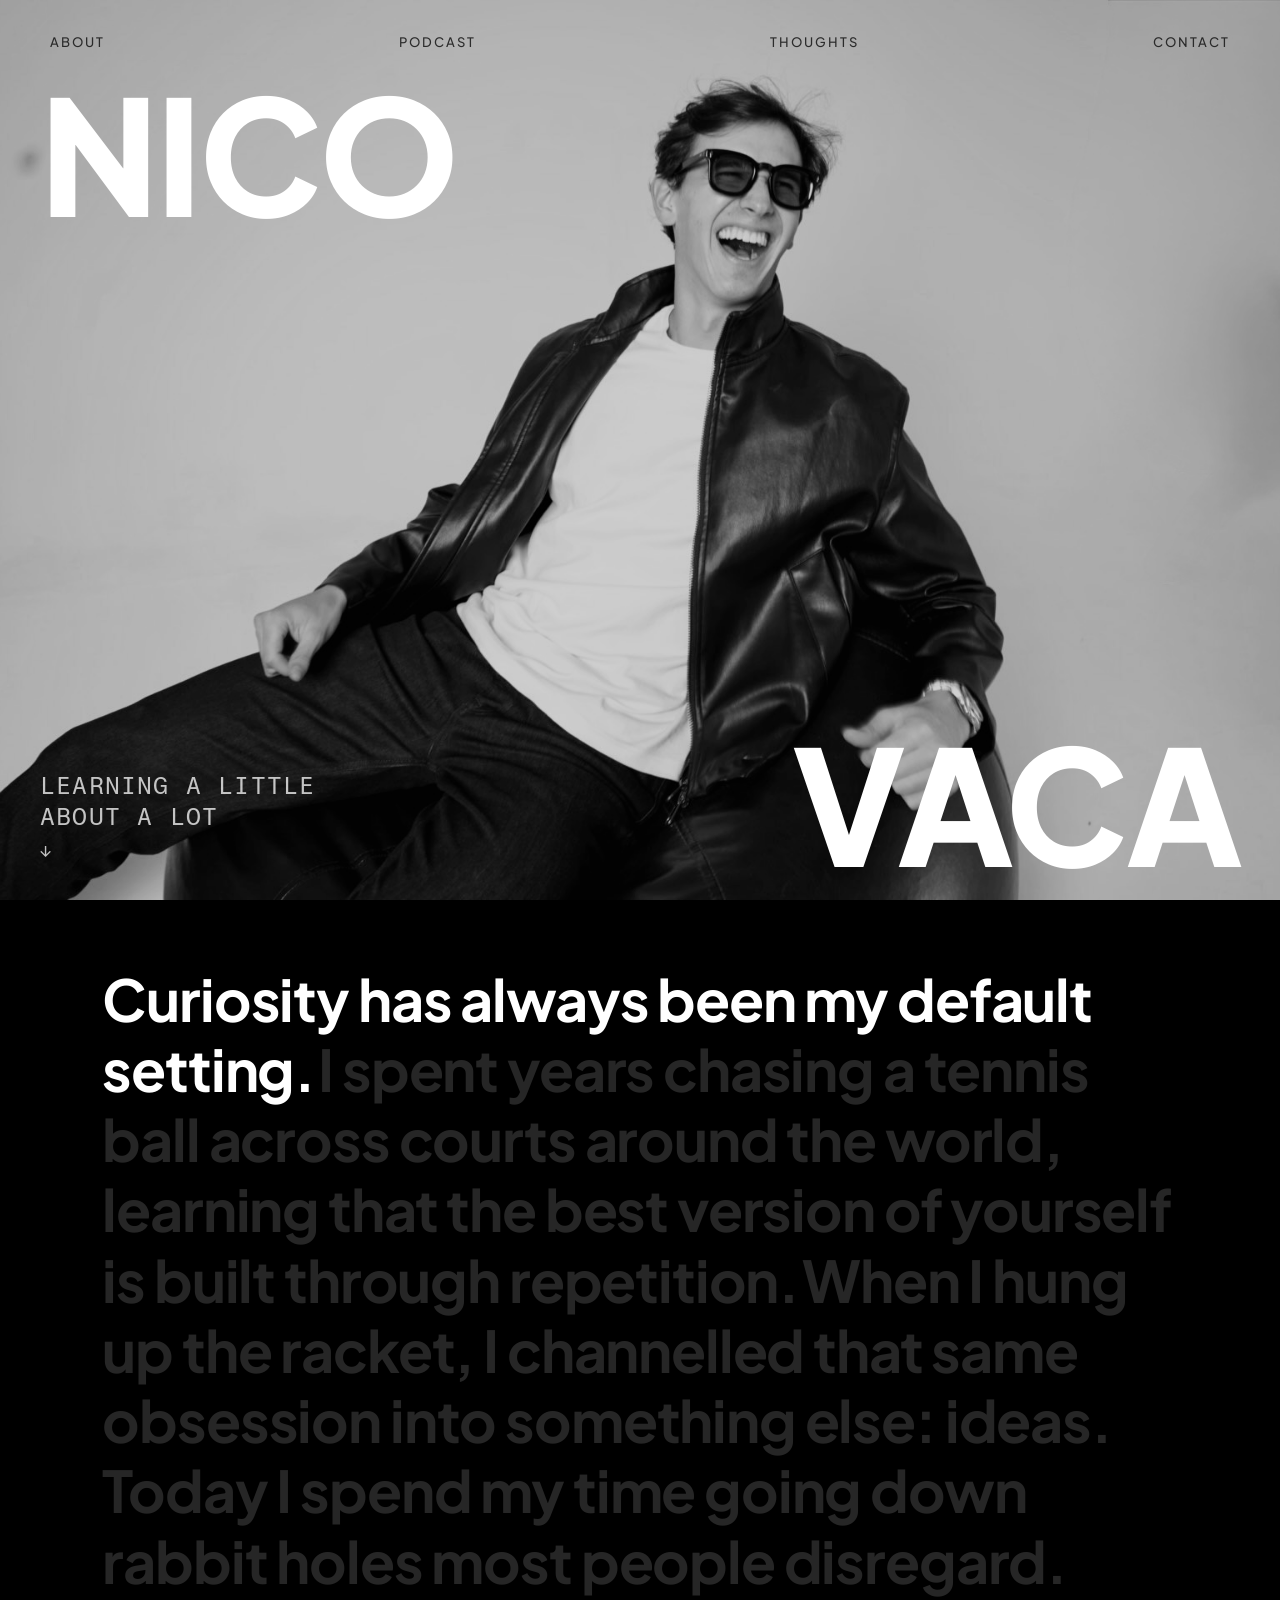
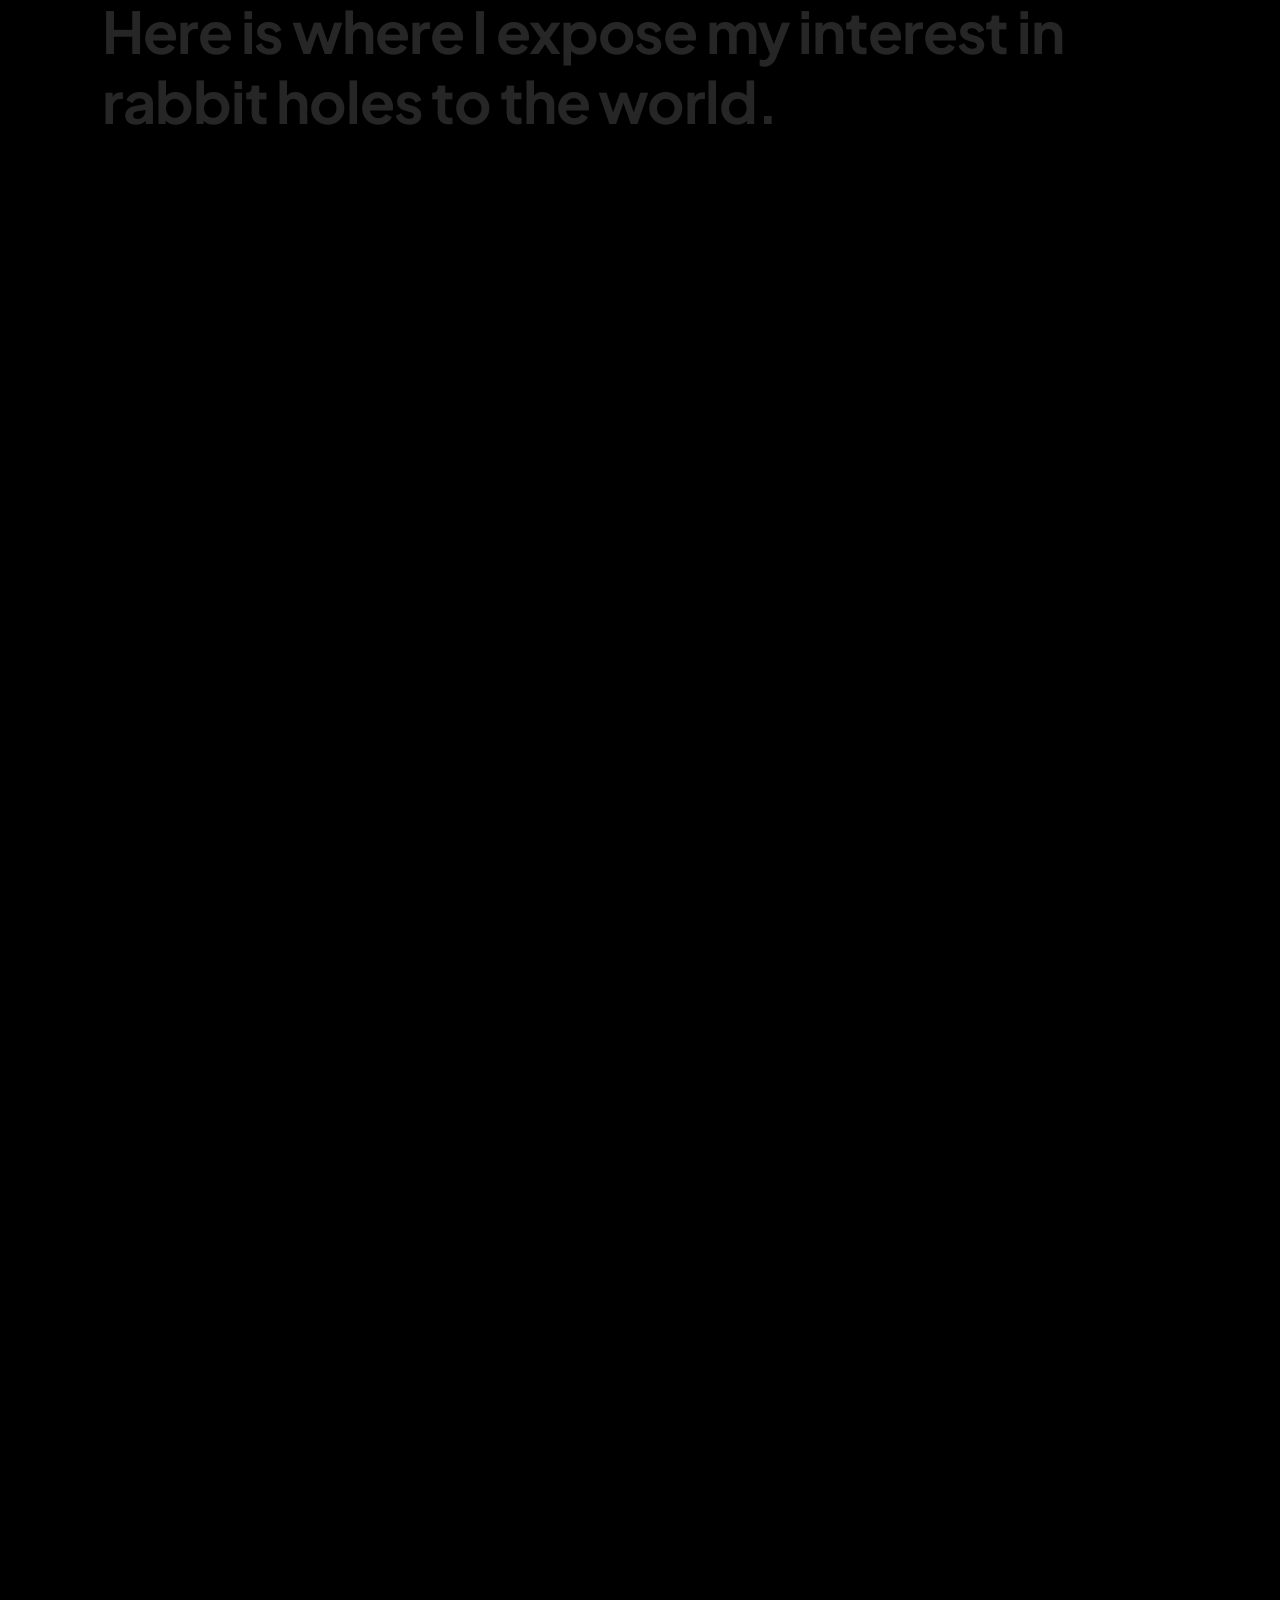
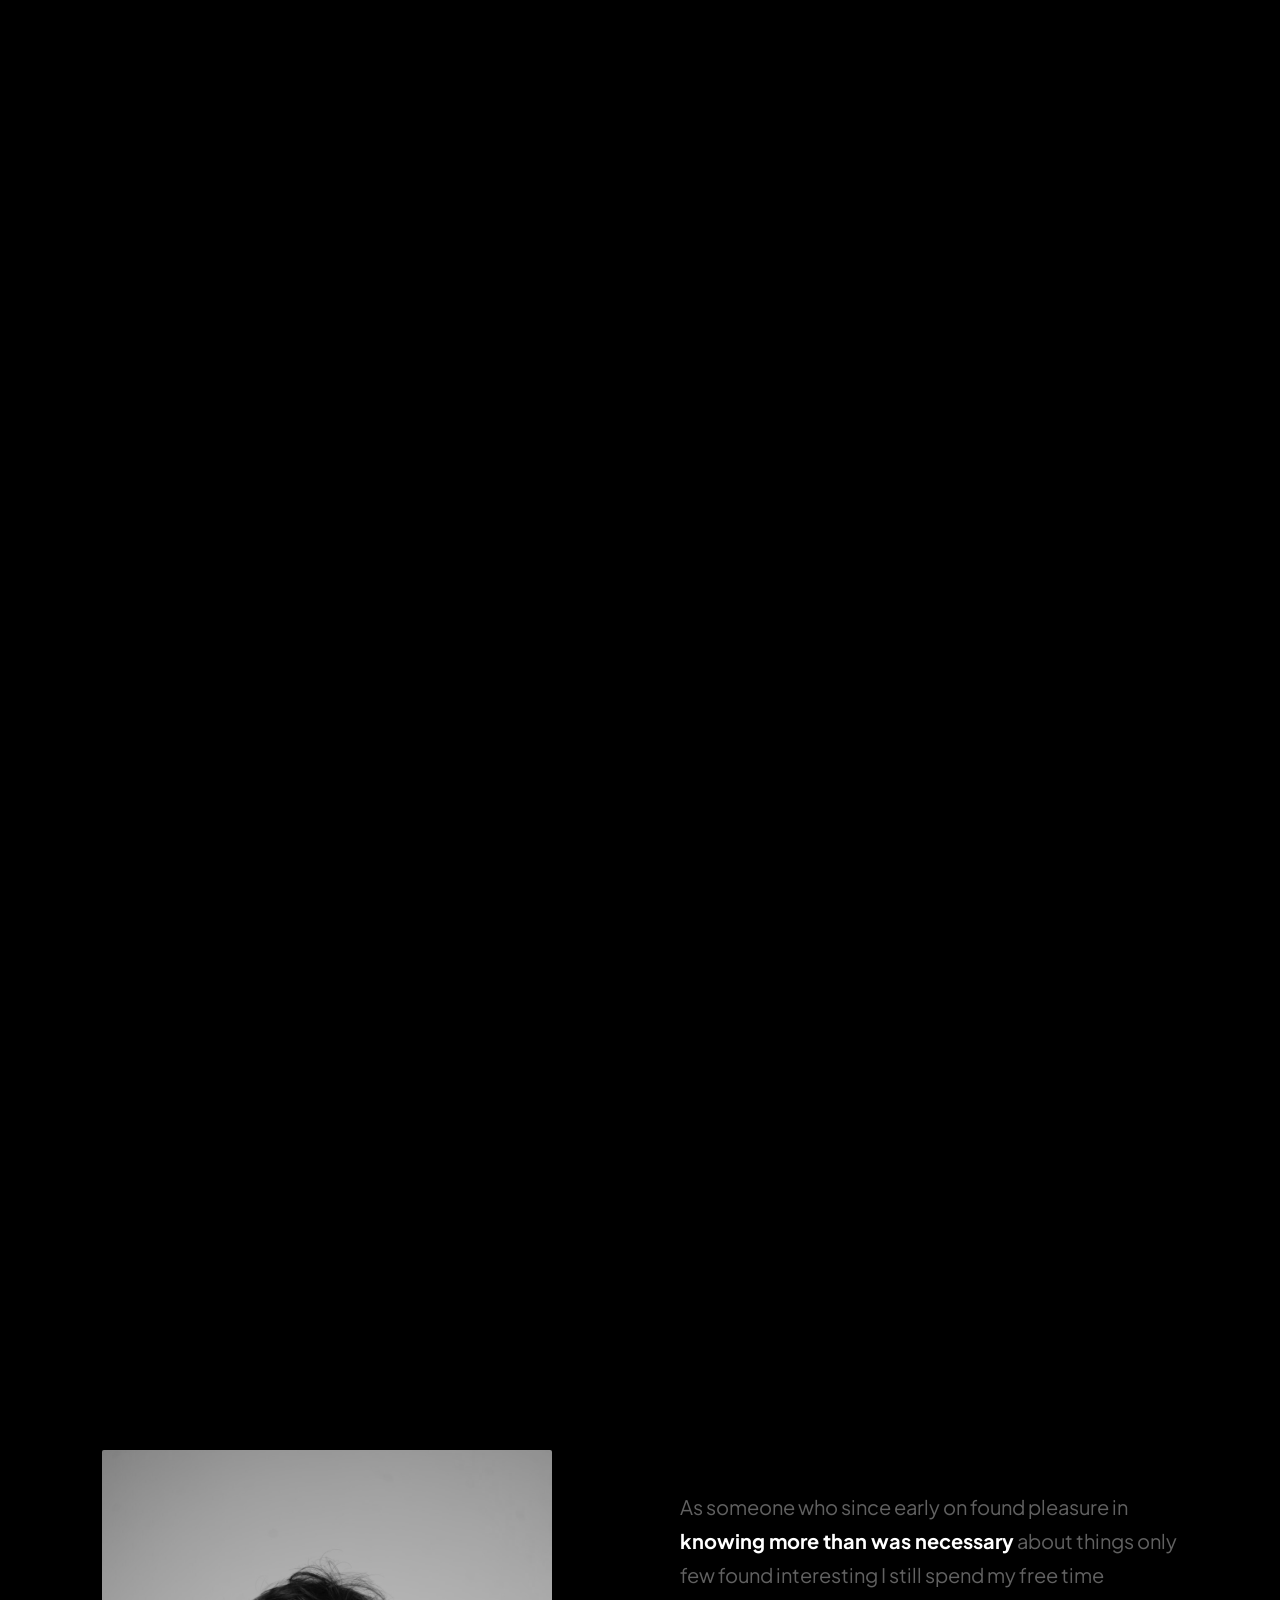
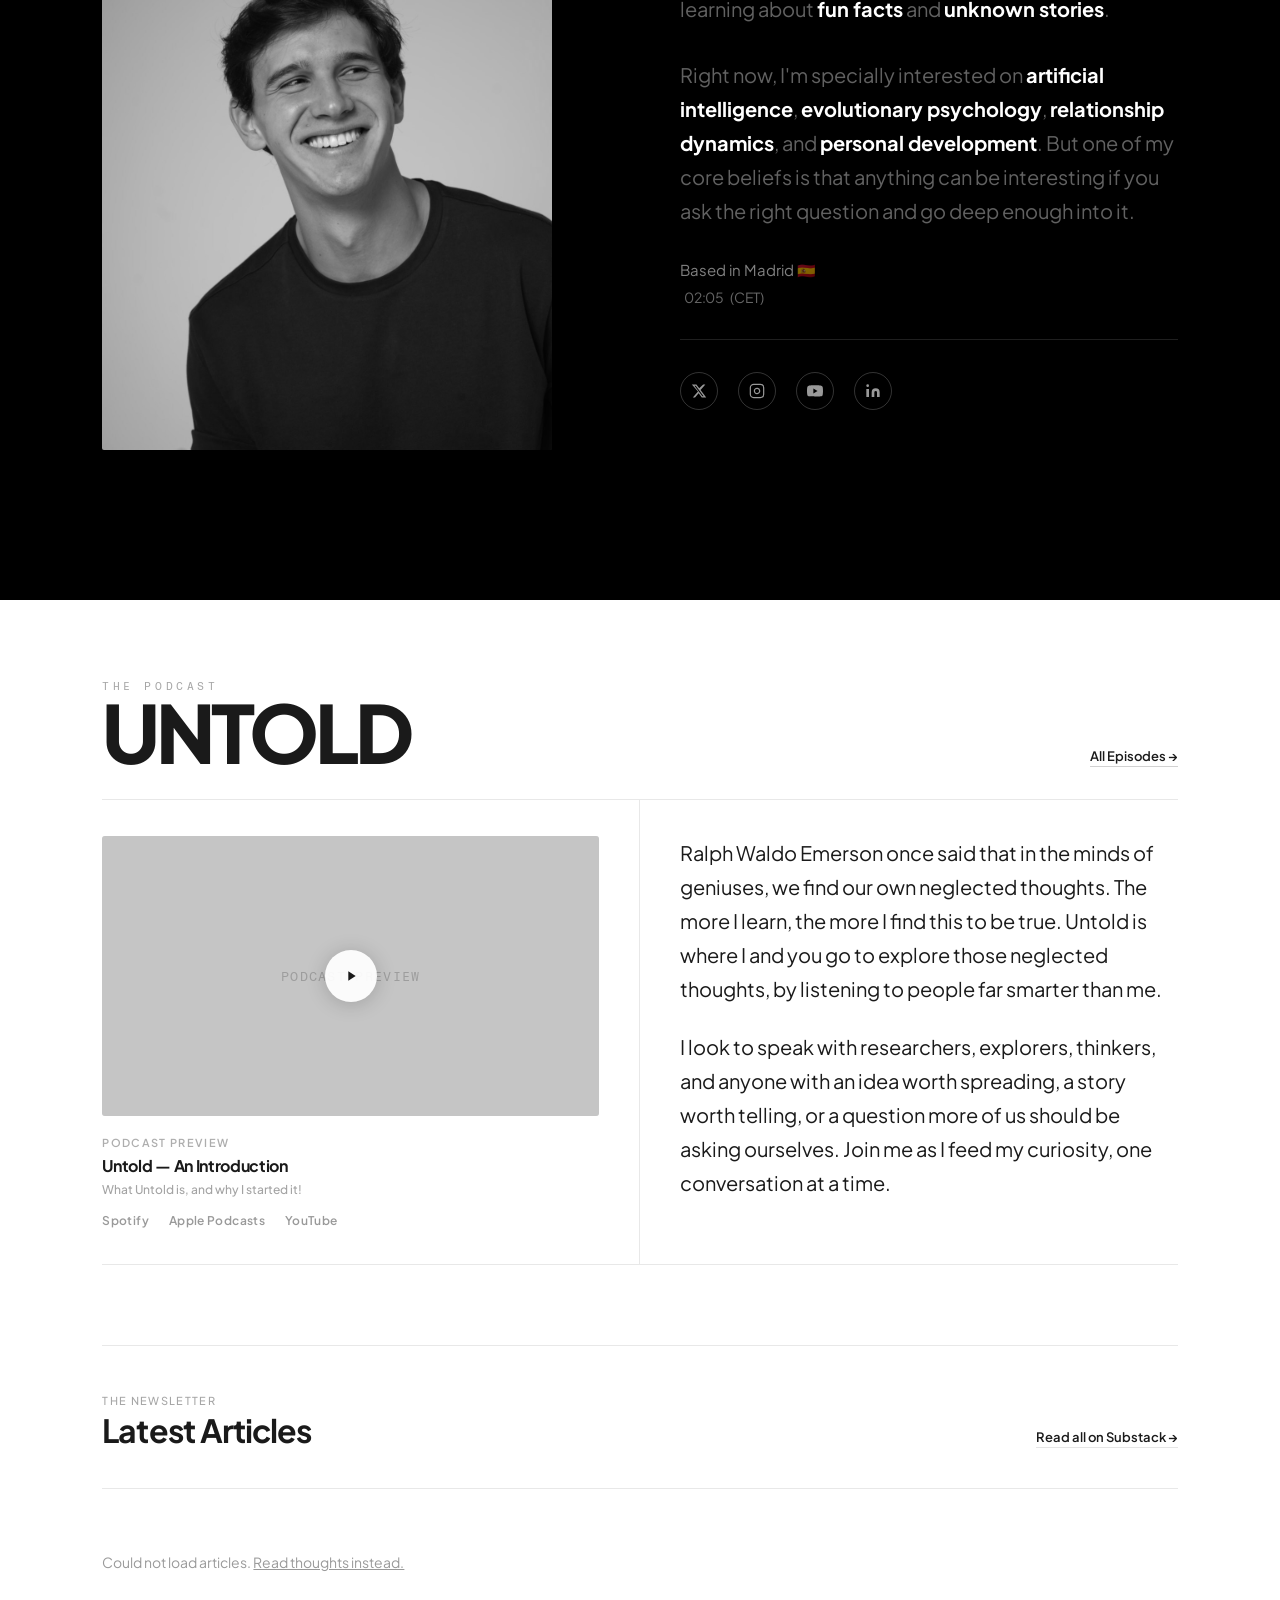
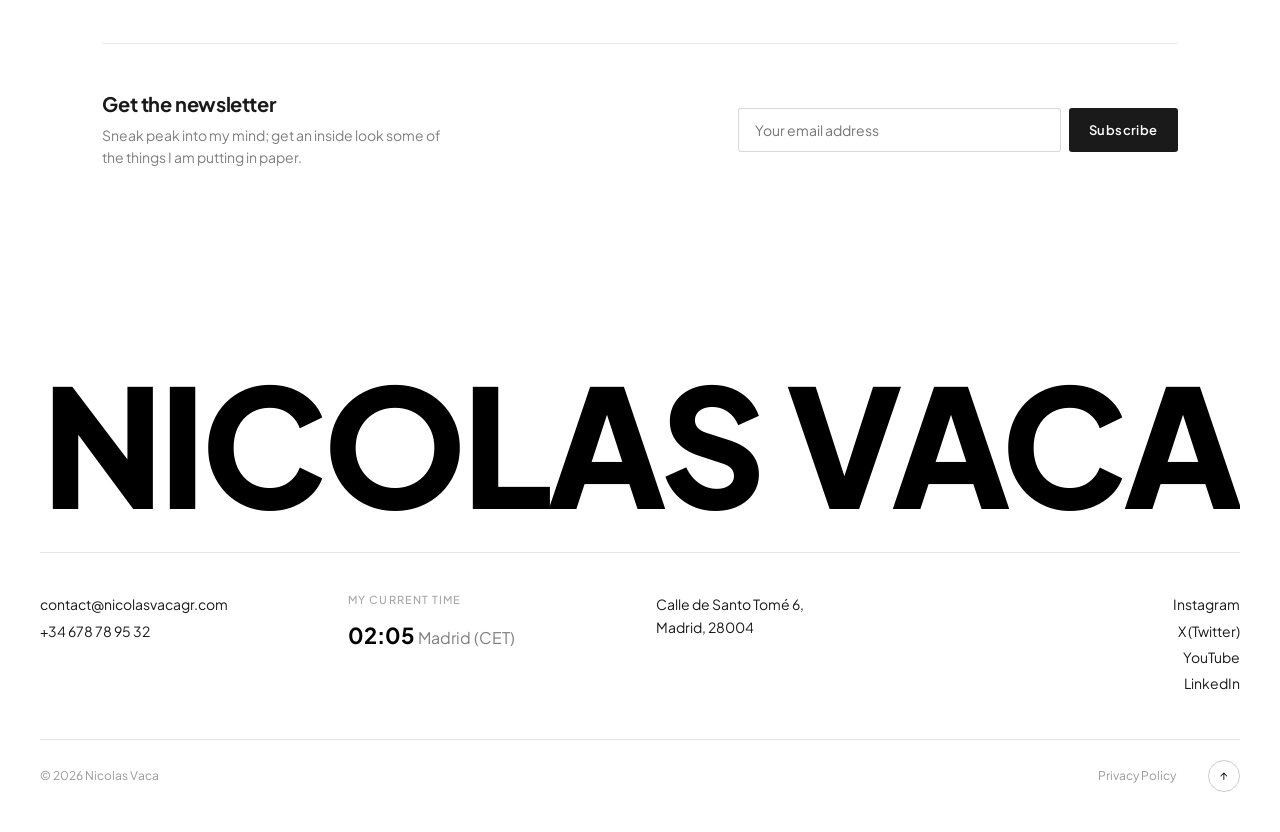
<file: index.html>
<!DOCTYPE html>
<html lang="en">
<head>
  <link rel="preconnect" href="https://fonts.googleapis.com">
  <link rel="preconnect" href="https://fonts.gstatic.com" crossorigin>
  <link href="https://fonts.googleapis.com/css2?family=Plus+Jakarta+Sans:ital,wght@0,200..800;1,200..800&family=Fragment+Mono&display=swap" rel="stylesheet">
  <link rel="stylesheet" href="shared.css">
  <meta charset="UTF-8">
  <meta name="viewport" content="width=device-width, initial-scale=1.0">
  <title>Nicolas Vaca</title>
    <meta name="description" content="Nicolas Vaca — entrepreneur, podcast host of Untold, and writer based in Madrid. Exploring curiosity through conversations, essays, and ideas.">
    <meta name="keywords" content="Nicolas Vaca, Untold podcast, Madrid entrepreneur, curiosity podcast, startup ecosystem, AWS, economics IE University">
    <meta property="og:title" content="Nicolas Vaca">
    <meta property="og:description" content="Nicolas Vaca — entrepreneur, podcast host of Untold, and writer based in Madrid. Exploring curiosity through conversations, essays, and ideas.">
    <meta property="og:url" content="https://www.nicolasvacagr.com/">  <meta property="og:type" content="website">  <meta name="twitter:card" content="summary">  <meta name="twitter:title" content="Nicolas Vaca">  <meta name="twitter:description" content="Entrepreneur, podcast host of Untold, and writer based in Madrid. Exploring curiosity through conversations and ideas.">  <link rel="canonical" href="https://www.nicolasvacagr.com/">
  <style>
    *, *::before, *::after { box-sizing: border-box; margin: 0; padding: 0; }
    html { -webkit-font-smoothing: antialiased; scroll-behavior: smooth; }
    body { font-family: 'Plus Jakarta Sans', sans-serif; background: #000; color: #fff; overflow-x: hidden; }
    a { color: inherit; text-decoration: none; }
    button { cursor: pointer; background: none; border: none; font: inherit; color: inherit; }
    img { display: block; max-width: 100%; }

    /* ─── HERO ─── */
    #hero {
      position: relative; height: 100vh; overflow: hidden; background: #111; z-index: 1;
    }
    #hero::after {
      content: ''; position: absolute; inset: 0;
      background: rgba(0,0,0,0.18); pointer-events: none;
    }
    #hero-nico {
      position: absolute; top: 72px; left: 40px;
      font-size: clamp(80px, 14vw, 160px); font-weight: 900;
      letter-spacing: -0.02em; line-height: 1; color: #fff; z-index: 2; user-select: none;
    }
    #hero-vaca {
      position: absolute; bottom: 18px; right: 40px;
      font-size: clamp(80px, 14vw, 160px); font-weight: 900;
      letter-spacing: -0.02em; line-height: 1; color: #fff; z-index: 2; user-select: none;
    }
    #hero-tagline {
      position: absolute; bottom: 36px; left: 40px;
      font-size: 24px; letter-spacing: 0.05em; font-weight: 400;
      color: rgba(255,255,255,0.75); line-height: 1.3; z-index: 2;
      font-family: 'Fragment Mono', monospace; text-transform: uppercase;
      transition: opacity 0.3s ease;
    }
    #hero-arrow { display: block; margin-top: 8px; font-size: 18px; animation: bounce 2s ease-in-out infinite; }
    @keyframes bounce {
      0%,100% { transform: translateY(0); }
      50%      { transform: translateY(5px); }
    }

    /* ─── ABOUT SCROLL HIGHLIGHT ─── */
    #about-scroll-wrapper { position: relative; height: 400vh; background: #000; z-index: 2; }
    #about-scroll-sticky {
      position: sticky; top: 0; height: 100vh;
      display: flex; align-items: center; padding: 0 8%; overflow: hidden;
    }
    .about-sentence {
      display: inline; font-size: clamp(28px, 4.5vw, 60px);
      font-weight: 700; line-height: 1.22; letter-spacing: -0.02em;
      color: rgba(255,255,255,0.15); transition: color 500ms ease;
    }
    .about-sentence.lit  { color: #fff; }
    .about-sentence.dim  { color: rgba(255,255,255,0.15); }

    /* ─── ABOUT BIO ─── */
    #about {
      background: #000; display: grid; grid-template-columns: 1fr 1fr;
      min-height: 100vh; align-items: center; padding: 80px 8%; gap: 80px;
    }
    #about-photo {
      position: relative; aspect-ratio: 3/4; max-height: 600px;
      overflow: hidden; border-radius: 2px; background: #1a1a1a;
    }
    #about-photo img {
      width: 100%; height: 100%; object-fit: cover; filter: grayscale(100%);
    }
    #about-text-col { display: flex; flex-direction: column; gap: 32px; }
    .about-para { font-size: clamp(16px, 1.6vw, 20px); line-height: 1.7; color: rgba(255,255,255,0.38); }
    .about-para .hi { color: #fff; font-weight: 700; }
    #about-meta { display: flex; flex-direction: column; gap: 4px; }
    #about-location { font-size: 15px; color: rgba(255,255,255,0.5); }
    #about-clock { font-size: 18px; font-weight: 600; color: rgba(255,255,255,0.85); letter-spacing: -0.01em; }
    #about-clock span { font-size: 14px; font-weight: 400; color: rgba(255,255,255,0.4); margin-left: 4px; }
    #about-divider { width: 100%; height: 1px; background: rgba(255,255,255,0.12); }
    #about-socials { display: flex; gap: 20px; align-items: center; }
    #about-socials a {
      display: flex; align-items: center; justify-content: center;
      width: 38px; height: 38px; border-radius: 50%;
      border: 1px solid rgba(255,255,255,0.2); color: rgba(255,255,255,0.6);
      transition: border-color 180ms, color 180ms;
    }
    #about-socials a:hover { border-color: rgba(255,255,255,0.8); color: #fff; }
    #about-socials svg { width: 16px; height: 16px; }

    /* ─── PODCAST ─── */
    #podcast-section { background: #fff; color: #1a1a1a; padding: 80px 8%; }
    .pod-header { display: flex; align-items: flex-end; justify-content: space-between; margin-bottom: 32px; flex-wrap: wrap; gap: 12px; }
    .pod-title-label { font-size: 11px; letter-spacing: 0.32em; text-transform: uppercase; color: rgba(0,0,0,0.35); margin-bottom: 4px; font-family: 'Fragment Mono', monospace; }
    .pod-title {
      font-size: clamp(44px, 7vw, 80px); font-weight: 900;
      letter-spacing: -0.05em; text-transform: uppercase; line-height: 0.88;
    }
    .pod-cta { font-size: 13px; font-weight: 600; border-bottom: 1px solid rgba(0,0,0,0.18); padding-bottom: 2px; transition: opacity 180ms; }
    .pod-cta:hover { opacity: 0.5; }
    .pod-divider { width: 100%; height: 1px; background: rgba(0,0,0,0.09); border: none; margin: 0; }
    .pod-grid { display: grid; grid-template-columns: 1fr 1fr; align-items: start; }
    .pod-left { border-right: 1px solid rgba(0,0,0,0.09); padding: 36px 40px 36px 0; }
    .pod-right { padding: 36px 0 36px 40px; display: flex; flex-direction: column; gap: 24px; }
    .pod-video-wrap { position: relative; border-radius: 3px; overflow: hidden; aspect-ratio: 16/9; background: #e8e8e8; }
    .pod-play-overlay { position: absolute; inset: 0; background: rgba(0,0,0,0.12); display: flex; align-items: center; justify-content: center; }
    .pod-play-btn { width: 52px; height: 52px; border-radius: 50%; background: rgba(255,255,255,0.93); display: flex; align-items: center; justify-content: center; color: #1a1a1a; box-shadow: 0 2px 20px rgba(0,0,0,0.18); transition: transform 200ms; }
    .pod-play-btn:hover { transform: scale(1.06); }
    .pod-desc-text { font-size: clamp(16px, 1.6vw, 20px); line-height: 1.7; color: #1a1a1a; }
    .pod-ep-label { font-size: 11px; letter-spacing: 0.12em; text-transform: uppercase; color: rgba(0,0,0,0.32); font-weight: 600; margin-bottom: 6px; margin-top: 20px; }
    .pod-ep-title { font-size: 16px; line-height: 1.38; letter-spacing: -0.02em; font-weight: 700; margin-bottom: 5px; }
    .pod-ep-meta { font-size: 12px; color: rgba(0,0,0,0.36); font-weight: 500; }
    .pod-platforms { display: flex; gap: 20px; margin-top: 16px; flex-wrap: wrap; }
    .pod-plat-btn { font-size: 12px; font-weight: 600; letter-spacing: 0.03em; color: rgba(0,0,0,0.4); transition: color 180ms; }
    .pod-plat-btn:hover { color: #1a1a1a; }

    /* ─── NEWSLETTER ─── */
    #newsletter-section { background: #fff; color: #1a1a1a; padding: 0 8% 80px; }
    .nl-header { display: flex; align-items: flex-end; justify-content: space-between; padding: 48px 0 40px; gap: 24px; flex-wrap: wrap; }
    .nl-title-label { font-size: 11px; letter-spacing: 0.12em; text-transform: uppercase; color: rgba(0,0,0,0.35); font-weight: 500; margin-bottom: 6px; }
    .nl-title { font-size: 32px; font-weight: 700; letter-spacing: -0.03em; line-height: 1.1; }
    .nl-link { font-size: 13px; font-weight: 600; border-bottom: 1px solid rgba(0,0,0,0.1); padding-bottom: 2px; }
    .nl-divider { width: 100%; height: 1px; background: rgba(0,0,0,0.09); border: none; }
    #nl-articles { display: flex; gap: 32px; padding: 40px 0 48px; }
    .nl-article { flex: 1 1 0; min-width: 0; display: flex; flex-direction: column; gap: 12px; border-right: 1px solid rgba(0,0,0,0.09); padding-right: 32px; color: inherit; transition: opacity 180ms; }
    .nl-article:last-child { border-right: none; padding-right: 0; }
    .nl-article:hover { opacity: 0.7; }
    .nl-art-img { width: 100%; aspect-ratio: 16/9; border-radius: 3px; overflow: hidden; background: #f0f0f0; }
    .nl-art-img img { width: 100%; height: 100%; object-fit: cover; }
    .nl-art-date { font-size: 11px; letter-spacing: 0.1em; text-transform: uppercase; color: rgba(0,0,0,0.35); font-weight: 500; }
    .nl-art-title { font-size: 16px; font-weight: 700; line-height: 1.35; }
    .nl-art-excerpt { font-size: 13px; line-height: 1.7; color: rgba(0,0,0,0.5); display: -webkit-box; -webkit-line-clamp: 3; -webkit-box-orient: vertical; overflow: hidden; flex: 1; }
    .nl-art-read { font-size: 12px; font-weight: 600; }
    .nl-signup { display: flex; align-items: center; justify-content: space-between; padding: 48px 0 64px; gap: 32px; flex-wrap: wrap; border-top: 1px solid rgba(0,0,0,0.09); }
    .nl-signup-copy { display: flex; flex-direction: column; gap: 8px; flex: 1; min-width: 240px; }
    .nl-signup-title { font-size: 20px; font-weight: 700; letter-spacing: -0.02em; line-height: 1.2; }
    .nl-signup-sub { font-size: 14px; color: rgba(0,0,0,0.5); line-height: 1.6; max-width: 360px; }
    .nl-form { display: flex; gap: 8px; flex: 1; min-width: 280px; max-width: 440px; }
    .nl-input { flex: 1; height: 44px; padding: 0 16px; font-size: 14px; font-family: inherit; border: 1px solid rgba(0,0,0,0.15); border-radius: 3px; outline: none; background: #fff; min-width: 0; }
    .nl-input:focus { border-color: rgba(0,0,0,0.4); }
    .nl-submit { height: 44px; padding: 0 20px; background: #1a1a1a; color: #fff; border-radius: 3px; font-size: 13px; font-weight: 600; font-family: inherit; letter-spacing: 0.03em; white-space: nowrap; transition: opacity 180ms; }
    .nl-submit:hover { opacity: 0.8; }

    /* ─── RESPONSIVE ─── */
    @media (max-width: 768px) {
      #hero-nico { top: 72px; left: 20px; font-size: clamp(52px,16vw,100px); }
      #hero-vaca { bottom: 80px; right: 20px; font-size: clamp(52px,16vw,100px); }
      #hero-tagline { left: 20px; bottom: auto; top: 50%; transform: translateY(-50%); font-size: 14px; }
      #about { grid-template-columns: 1fr; padding: 60px 6%; gap: 40px; }
      #about-photo { max-height: none; width: 100%; aspect-ratio: 3/4; }
      #about-photo img { object-position: center 25%; }
      .pod-grid { grid-template-columns: 1fr; }
      .pod-left { border-right: none; border-bottom: 1px solid rgba(0,0,0,0.09); padding: 28px 0; }
      .pod-right { padding: 28px 0 0; }
      .pod-title { font-size: clamp(36px, 12vw, 60px); letter-spacing: -0.05em; }
      #nl-articles { flex-direction: column; }
      .nl-article { border-right: none; padding-right: 0; border-bottom: 1px solid rgba(0,0,0,0.09); padding-bottom: 24px; }
      .nl-article:last-child { border-bottom: none; }
      .about-sentence { font-size: clamp(22px,6vw,40px); }
      #podcast-section, #newsletter-section { padding-left: 6%; padding-right: 6%; }
    }
  </style>
</head>
<body>

<a href="#about" style="position:absolute;width:1px;height:1px;overflow:hidden;clip:rect(0,0,0,0)">Skip to content</a>

<!-- ─── HERO ─── -->
<section id="hero" aria-label="Hero">
  <img src="images/HERO" alt="Nicolas Vaca" style="position:absolute;inset:0;width:100%;height:100%;object-fit:cover;object-position:center top;" loading="eager">
  <span id="hero-nico" aria-hidden="true">NICO</span>
  <span id="hero-vaca" aria-hidden="true">VACA</span>
  <div id="hero-tagline">
    LEARNING A LITTLE<br>ABOUT A LOT
    <span id="hero-arrow">↓</span>
  </div>
</section>

<!-- ─── ABOUT SCROLL HIGHLIGHT ─── -->
<section id="about-scroll-wrapper" aria-label="About intro">
  <div id="about-scroll-sticky">
    <div role="text">
      <span class="about-sentence" data-index="0">Curiosity has always been my default setting.</span>
      <span class="about-sentence" data-index="1"> I spent years chasing a tennis ball across courts around the world, learning that the best version of yourself is built through repetition.</span>
      <span class="about-sentence" data-index="2"> When I hung up the racket, I channelled that same obsession into something else: ideas.</span>
      <span class="about-sentence" data-index="3"> Today I spend my time going down rabbit holes most people disregard. Here is where I expose my interest in rabbit holes to the world.</span>
    </div>
  </div>
</section>

<!-- ─── ABOUT BIO ─── -->
<section id="about" aria-label="About Nicolas Vaca">
  <div id="about-photo">
    <img src="images/cheeky-look" alt="Nicolas Vaca" loading="lazy">
  </div>
  <div id="about-text-col">
    <p class="about-para">As someone who since early on found pleasure in <span class="hi">knowing more than was necessary</span> about things only few found interesting I still spend my free time learning about <span class="hi">fun facts</span> and <span class="hi">unknown stories</span>.</p>
    <p class="about-para">Right now, I'm specially interested on <span class="hi">artificial intelligence</span>, <span class="hi">evolutionary psychology</span>, <span class="hi">relationship dynamics</span>, and <span class="hi">personal development</span>. But one of my core beliefs is that anything can be interesting if you ask the right question and go deep enough into it.</p>
    <div id="about-meta">
      <div id="about-location">Based in Madrid 🇪🇸</div>
      <div id="about-clock"><span id="clock-time">00:00</span><span> (CET)</span></div>
    </div>
    <div id="about-divider"></div>
    <nav id="about-socials" aria-label="Social links">
      <a href="https://x.com/nicolasvacagr" target="_blank" rel="noopener noreferrer" aria-label="X">
        <svg viewBox="0 0 24 24" fill="currentColor"><path d="M18.244 2.25h3.308l-7.227 8.26 8.502 11.24H16.17l-4.714-6.231-5.401 6.231H2.736l7.73-8.835L1.254 2.25H8.08l4.259 5.63zm-1.161 17.52h1.833L7.084 4.126H5.117z"/></svg>
      </a>
      <a href="https://instagram.com/nicolasvacagr" target="_blank" rel="noopener noreferrer" aria-label="Instagram">
        <svg viewBox="0 0 24 24" fill="none" stroke="currentColor" stroke-width="1.8"><rect x="2" y="2" width="20" height="20" rx="5"/><path d="M16 11.37A4 4 0 1 1 12.63 8 4 4 0 0 1 16 11.37z"/><line x1="17.5" y1="6.5" x2="17.51" y2="6.5"/></svg>
      </a>
      <a href="https://youtube.com/@nicolasvacagr" target="_blank" rel="noopener noreferrer" aria-label="YouTube">
        <svg viewBox="0 0 24 24" fill="currentColor"><path d="M23.498 6.186a3.016 3.016 0 0 0-2.122-2.136C19.505 3.545 12 3.545 12 3.545s-7.505 0-9.377.505A3.017 3.017 0 0 0 .502 6.186C0 8.07 0 12 0 12s0 3.93.502 5.814a3.016 3.016 0 0 0 2.122 2.136c1.871.505 9.376.505 9.376.505s7.505 0 9.377-.505a3.015 3.015 0 0 0 2.122-2.136C24 15.93 24 12 24 12s0-3.93-.502-5.814zM9.545 15.568V8.432L15.818 12l-6.273 3.568z"/></svg>
      </a>
      <a href="https://linkedin.com/in/nicovaca" target="_blank" rel="noopener noreferrer" aria-label="LinkedIn">
        <svg viewBox="0 0 24 24" fill="currentColor"><path d="M16 8a6 6 0 0 1 6 6v7h-4v-7a2 2 0 0 0-4 0v7h-4v-7a6 6 0 0 1 6-6z"/><rect x="2" y="9" width="4" height="12"/><circle cx="4" cy="4" r="2"/></svg>
      </a>
    </nav>
  </div>
</section>

<!-- ─── PODCAST ─── -->
<section id="podcast-section" aria-label="Podcast">
  <div class="pod-header">
    <div>
      <div class="pod-title-label">The Podcast</div>
      <div class="pod-title">Untold</div>
    </div>
    <a href="podcast.html" class="pod-cta">All Episodes →</a>
  </div>
  <hr class="pod-divider">
  <div class="pod-grid">
    <div class="pod-left">
      <div class="pod-video-wrap">
        <div style="position:absolute;inset:0;background:#e0e0e0;display:flex;align-items:center;justify-content:center;color:rgba(0,0,0,0.2);font-size:13px;letter-spacing:0.1em;text-transform:uppercase;font-family:'Fragment Mono',monospace;">Podcast Preview</div>
        <div class="pod-play-overlay">
          <button class="pod-play-btn" aria-label="Play episode" onclick="this.closest('.pod-video-wrap').innerHTML='<iframe src=\'https://www.youtube.com/embed/Jyq0goeYNwg?rel=0&autoplay=1\' frameborder=\'0\' allow=\'autoplay;encrypted-media\' allowfullscreen style=\'position:absolute;inset:0;width:100%;height:100%;\'></iframe>'">
            <svg width="16" height="16" viewBox="0 0 24 24" fill="currentColor"><path d="M8 5v14l11-7z"/></svg>
          </button>
        </div>
      </div>
      <div class="pod-ep-label">Podcast Preview</div>
      <div class="pod-ep-title">Untold — An Introduction</div>
      <div class="pod-ep-meta">What Untold is, and why I started it!</div>
      <div class="pod-platforms">
        <button class="pod-plat-btn" onclick="window.open('https://open.spotify.com/show/5FGKcMKTWyOAPTgkGNxATB','_blank')">Spotify</button>
        <button class="pod-plat-btn" onclick="window.open('https://podcasts.apple.com/co/podcast/untold/id1881240541','_blank')">Apple Podcasts</button>
        <button class="pod-plat-btn" onclick="window.open('https://youtube.com/@nicolasvacagr','_blank')">YouTube</button>
      </div>
    </div>
    <div class="pod-right">
      <p class="pod-desc-text">Ralph Waldo Emerson once said that in the minds of geniuses, we find our own neglected thoughts. The more I learn, the more I find this to be true. Untold is where I and you go to explore those neglected thoughts, by listening to people far smarter than me.</p>
      <p class="pod-desc-text">I look to speak with researchers, explorers, thinkers, and anyone with an idea worth spreading, a story worth telling, or a question more of us should be asking ourselves. Join me as I feed my curiosity, one conversation at a time.</p>
    </div>
  </div>
  <hr class="pod-divider" style="margin-top:0;">
</section>

<!-- ─── NEWSLETTER ─── -->
<section id="newsletter-section">
  <hr class="nl-divider">
  <div class="nl-header">
    <div>
      <div class="nl-title-label">The Newsletter</div>
      <div class="nl-title">Latest Articles</div>
    </div>
    <a href="thoughts.html" class="nl-link">Read all on Substack →</a>
  </div>
  <hr class="nl-divider">
  <div id="nl-articles">
    <div class="nl-article" style="pointer-events:none;opacity:0.3;">
      <div class="nl-art-img"></div>
      <div style="height:11px;background:#e8e8e8;width:35%;border-radius:3px;"></div>
      <div style="height:16px;background:#e8e8e8;width:90%;border-radius:3px;"></div>
    </div>
  </div>
  <div class="nl-signup">
    <div class="nl-signup-copy">
      <div class="nl-signup-title">Get the newsletter</div>
      <div class="nl-signup-sub">Sneak peak into my mind; get an inside look some of the things I am putting in paper.</div>
    </div>
    <form class="nl-form" onsubmit="handleNlSubmit(event)">
      <input class="nl-input" type="email" placeholder="Your email address" required id="nl-email">
      <button class="nl-submit" type="submit" id="nl-btn">Subscribe</button>
    </form>
  </div>
</section>

<!-- ─── SCROLL HIGHLIGHT SCRIPT ─── -->
<script>
  const wrapper   = document.getElementById('about-scroll-wrapper');
  const sentences = document.querySelectorAll('.about-sentence');
  window.addEventListener('scroll', () => {
    const p = Math.max(0, Math.min(1, -wrapper.getBoundingClientRect().top / (wrapper.offsetHeight - window.innerHeight)));
    sentences.forEach((el, i) => {
      const t = i / sentences.length, n = (i + 1) / sentences.length;
      el.classList.toggle('lit', p >= t && p < n);
      el.classList.toggle('dim', p >= n);
    });
  }, { passive: true });
</script>

<script>
  window.PAGE_DARK_SECTIONS  = ['about-scroll-wrapper', 'about'];
  window.PAGE_LIGHT_SECTIONS = ['podcast-section', 'newsletter-section'];

  const taglineEl = document.getElementById('hero-tagline');
  const heroEl    = document.getElementById('hero');
  window.addEventListener('scroll', () => {
    const y = window.scrollY;
    if (taglineEl) taglineEl.style.opacity = Math.max(0, 1 - y / (heroEl.offsetHeight * 0.45)).toFixed(3);
  }, { passive: true });
</script>
<script src="components.js"></script>

<!-- Substack articles -->
<script>
  async function loadArticles() {
  const container = document.getElementById('nl-articles');
  const feedUrl = 'https://nicolasvaca.substack.com/feed';
  const apiUrl = `https://api.rss2json.com/v1/api.json?rss_url=${encodeURIComponent(feedUrl)}`;

  try {
    const res = await fetch(apiUrl);
    if (!res.ok) throw new Error('fetch failed');
    const data = await res.json();
    if (data.status !== 'ok' || !data.items || data.items.length === 0) throw new Error('no items');

    container.innerHTML = data.items.slice(0, 3).map((item, i, arr) => {
      const title   = item.title || '';
      const link    = item.link  || '#';
      const pub     = item.pubDate ? new Date(item.pubDate).toLocaleDateString('en-GB', { day: 'numeric', month: 'long', year: 'numeric' }) : '';
      const imgM    = (item.description || '').match(/img.*?src=["']([^"']+)/);
      const tmp     = document.createElement('div'); tmp.innerHTML = item.description || '';
      const excerpt = tmp.textContent.replace(/\s+/g, ' ').trim().slice(0, 180);
      return `<a href="${link}" target="_blank" rel="noopener" class="nl-article"${i === arr.length - 1 ? ' style="border-right:none;padding-right:0;"' : ''}>
        ${imgSrc ? `<div class="nl-art-img"><img src="${imgSrc}" alt="${title}" loading="lazy"></div>` : `<div class="nl-art-img" style="background:#e0e0e0;"></div>`}
        <span class="nl-art-date">${pub}</span>
        <span class="nl-art-title">${title}</span>
        <span class="nl-art-excerpt">${excerpt}</span>
        <span class="nl-art-read">Read &#8594;</span>
      </a>`;
    }).join('');
  } catch (e) {
    container.innerHTML = `<div style="padding:24px 0;color:rgba(0,0,0,0.4);font-size:14px;">Could not load articles. <a href="thoughts.html" style="color:inherit;text-decoration:underline;">Read thoughts instead.</a></div>`;
  }
}
  loadArticles();
</script>

</body>
</html>
</file>
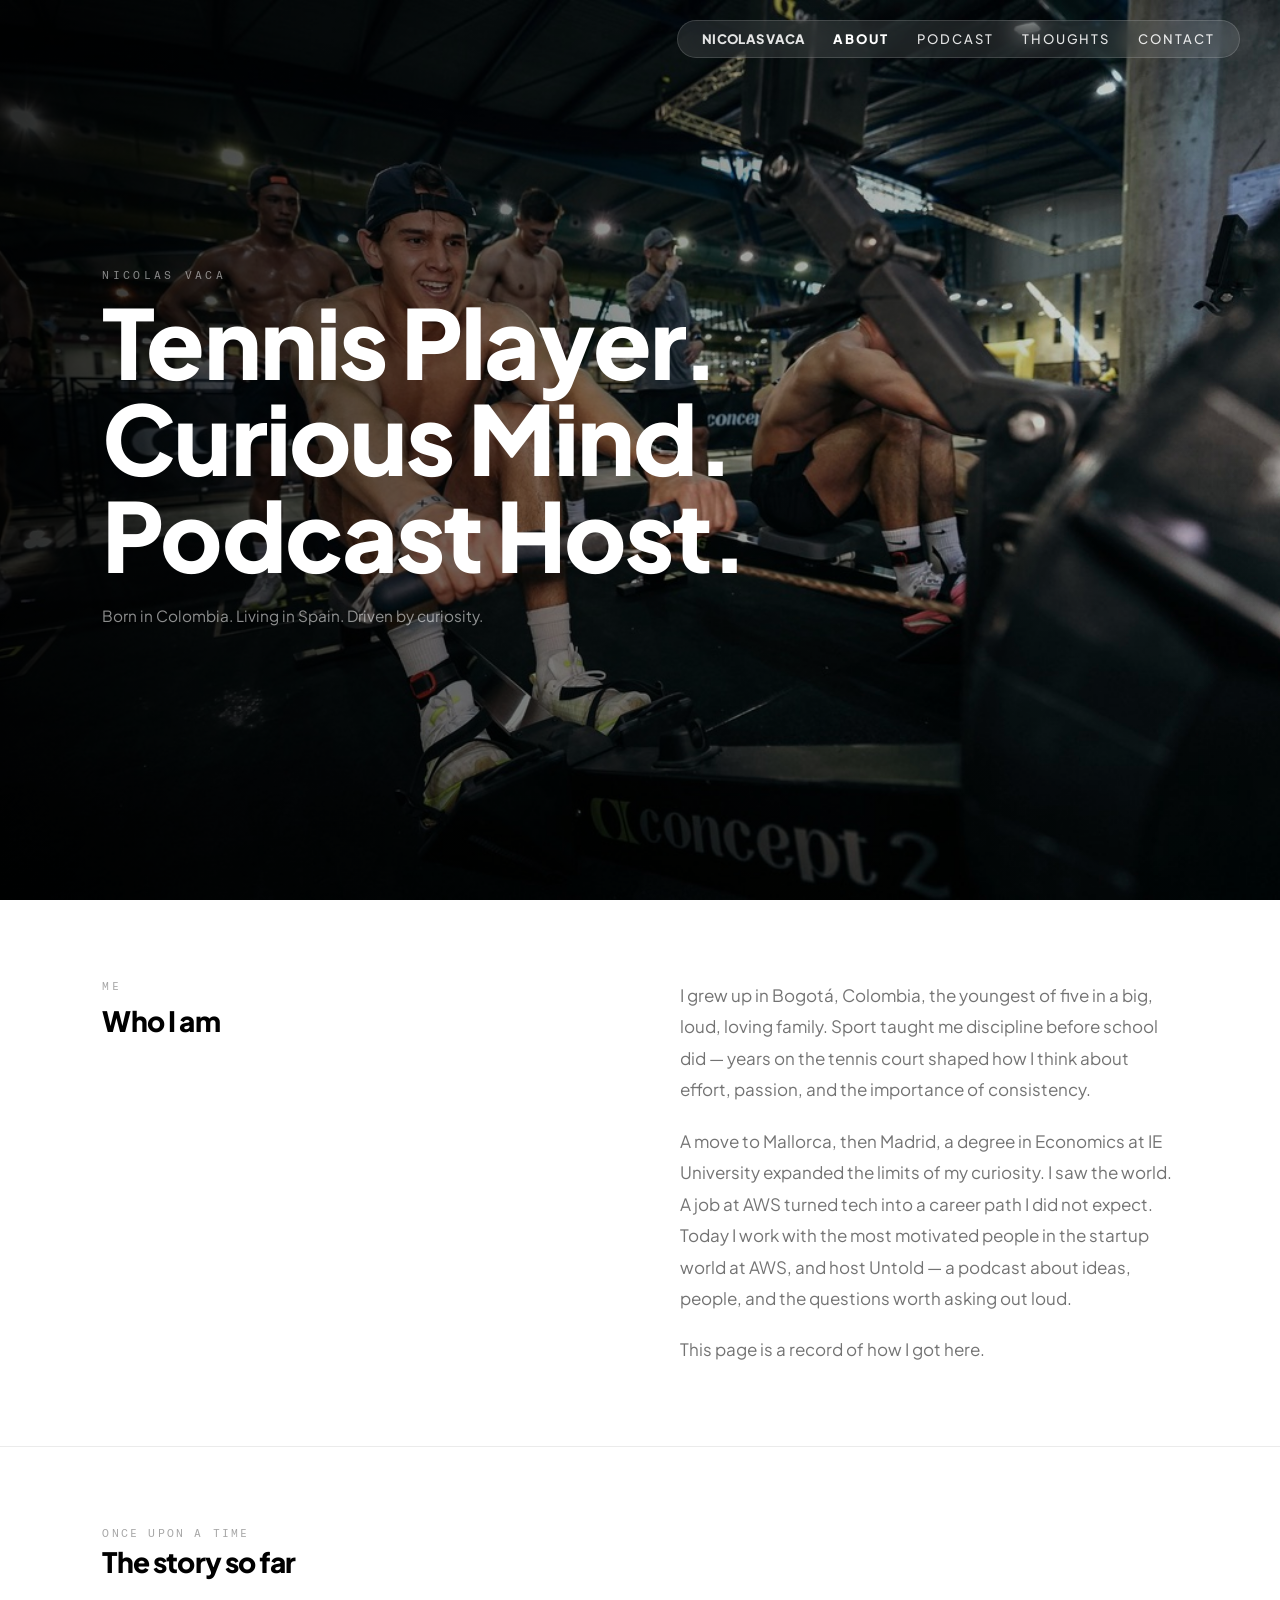
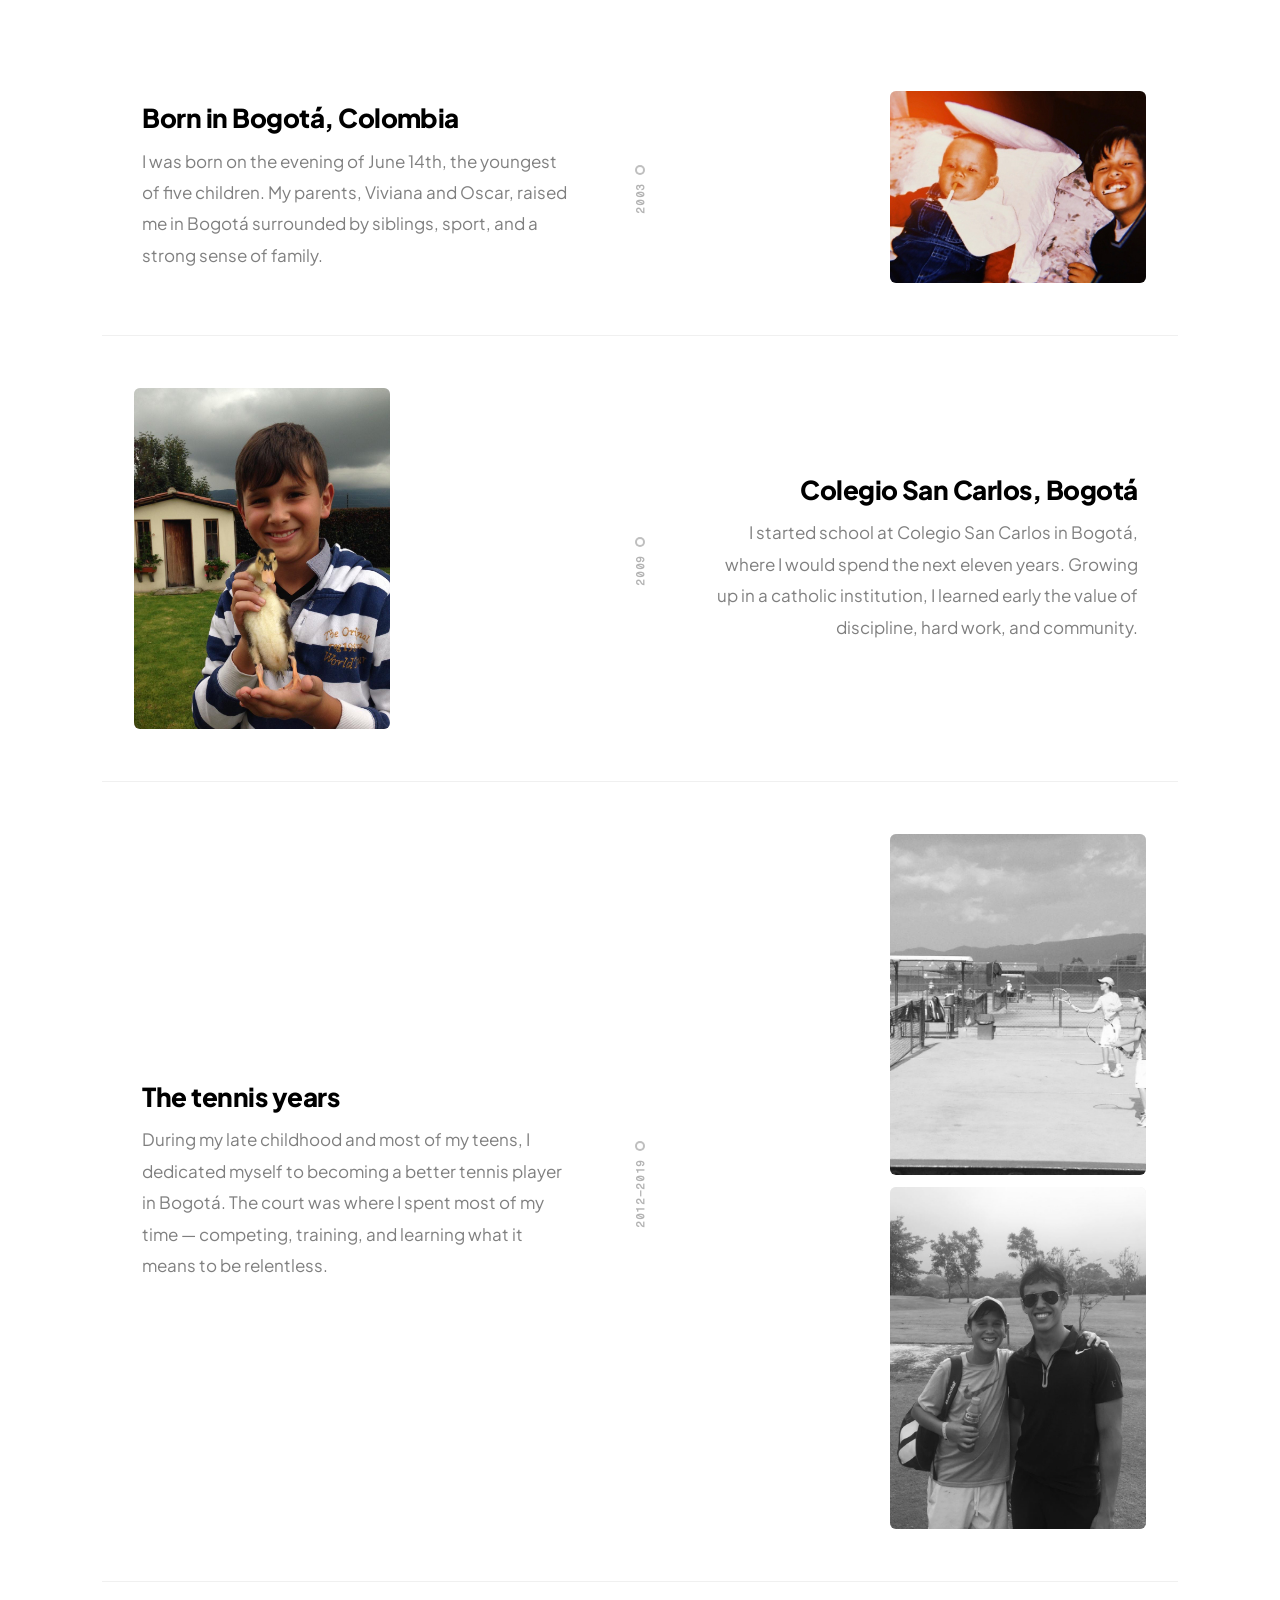
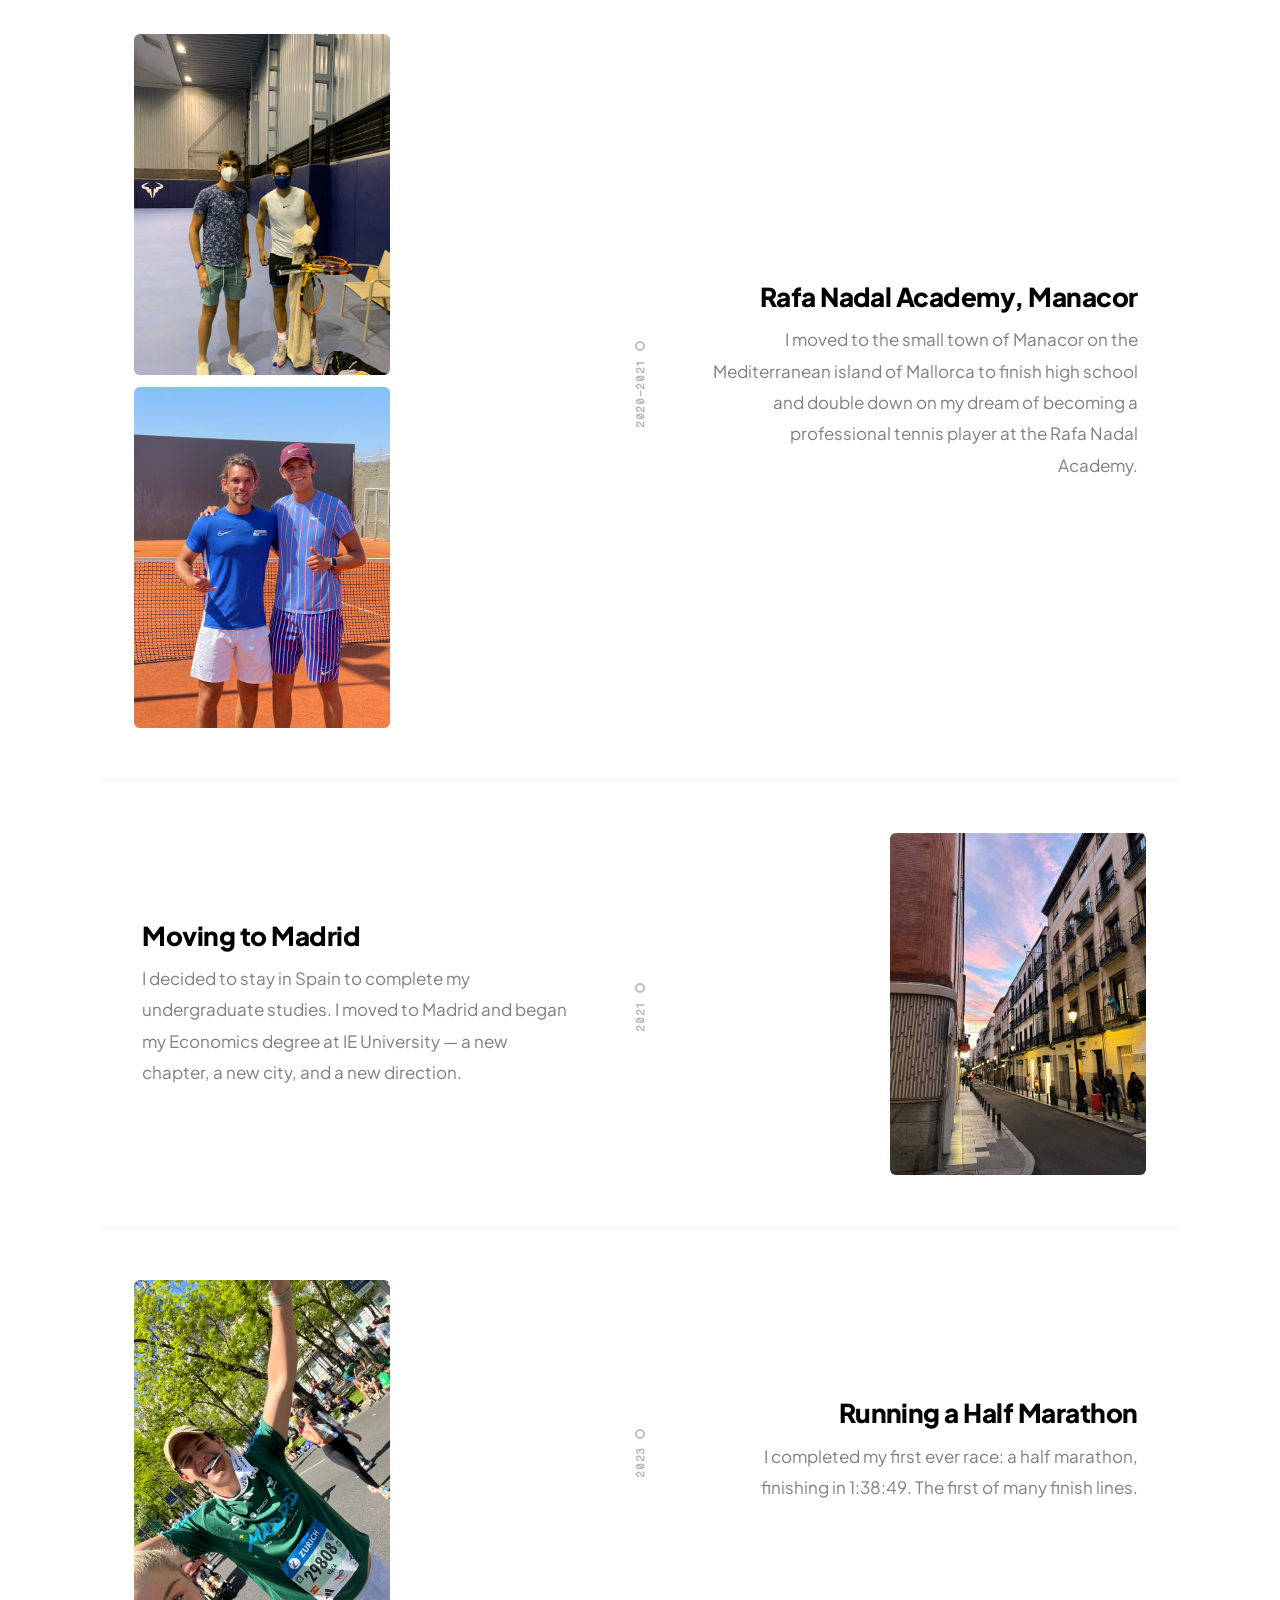
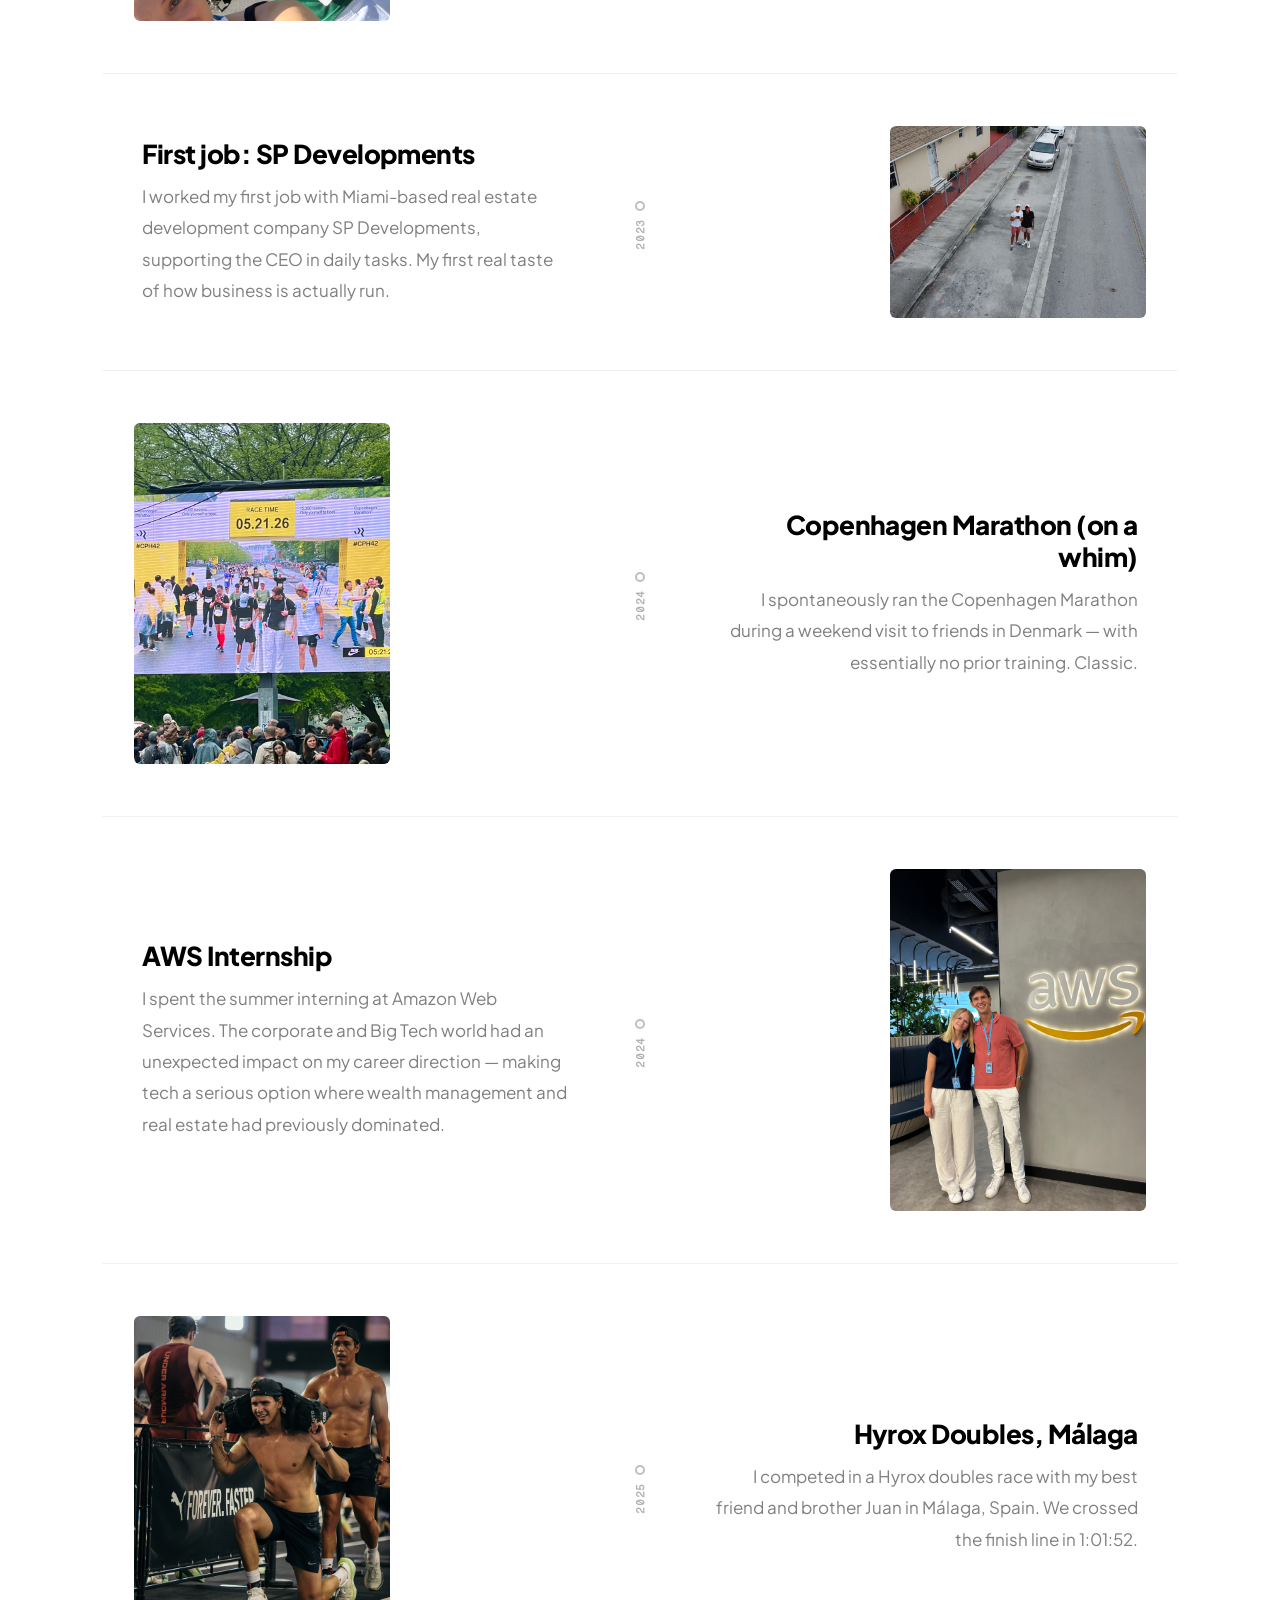
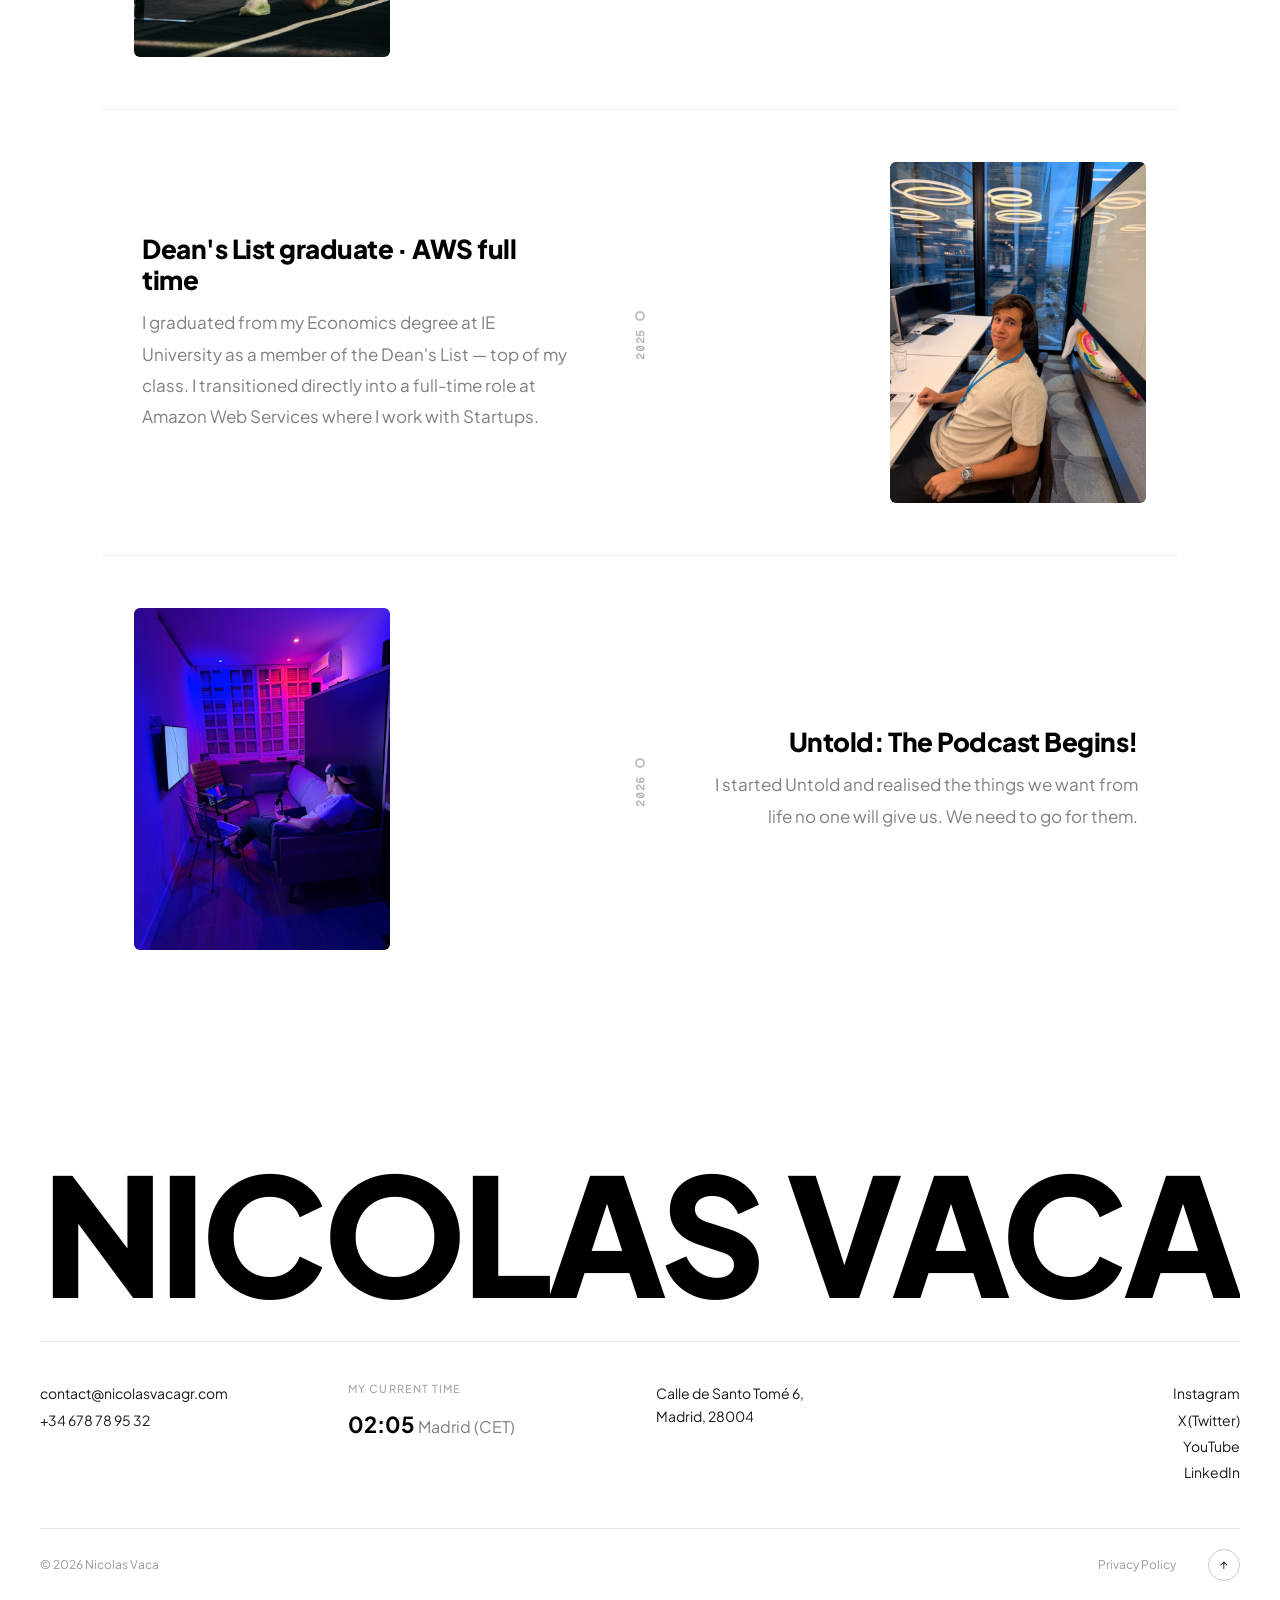
<file: about.html>
<!DOCTYPE html>
<html lang="en">
<head>
  <meta charset="UTF-8">
  <meta name="viewport" content="width=device-width, initial-scale=1.0">
  <title>About — Nicolas Vaca</title>
    <meta name="description" content="About Nicolas Vaca — born in Bogotá, raised on tennis courts, Economics graduate of IE University, AWS startup ecosystem builder, and host of the Untold podcast.">  <meta property="og:title" content="About — Nicolas Vaca">  <meta property="og:description" content="The story of Nicolas Vaca: from Colombia to Madrid, tennis to startups, and the curiosity that drives everything.">  <link rel="canonical" href="https://www.nicolasvacagr.com/about.html">
  <link rel="stylesheet" href="shared.css">
  <style>
    body { background: #fff; color: #1a1a1a; }

    /* ─── HERO ─── */
    #about-hero {
      position: relative; width: 100%; height: 100vh; min-height: 500px;
      overflow: hidden; background: #111;
    }
    .hero-slide {
      position: absolute; inset: 0;
      opacity: 0; transition: opacity 1200ms ease; z-index: 0;
    }
    .hero-slide.active { opacity: 1; z-index: 1; }
    .hero-slide img {
      width: 100%; height: 100%;
      object-fit: cover; object-position: center 20%; display: block;
    }
    .hero-slide.bw img { filter: grayscale(100%); }
    #about-hero::after {
      content: ''; position: absolute; inset: 0; z-index: 2;
      background: linear-gradient(to right, rgba(0,0,0,0.82) 0%, rgba(0,0,0,0.35) 55%, rgba(0,0,0,0.05) 100%);
      pointer-events: none;
    }
    #about-hero-text {
      position: absolute; top: 50%; left: 8%;
      transform: translateY(-50%); z-index: 3;
      display: flex; flex-direction: column; gap: 10px;
    }
    #about-hero-label {
      font-size: 11px; letter-spacing: 0.3em; text-transform: uppercase;
      color: rgba(255,255,255,0.5); font-family: 'Fragment Mono', monospace;
      margin-bottom: 6px;
    }
    .hero-identity-line {
      font-size: clamp(44px, 7.5vw, 108px); font-weight: 900;
      letter-spacing: -0.02em; line-height: 0.9; color: #fff; display: block;
    }
    #about-hero-sub {
      font-size: clamp(13px, 1.2vw, 16px); line-height: 1.75;
      color: rgba(255,255,255,0.55); margin-top: 16px; max-width: 440px;
    }

    /* ─── SHARED ─── */
    .section-label {
      font-size: 11px; letter-spacing: 0.2em; text-transform: uppercase;
      color: rgba(0,0,0,0.35); font-family: 'Fragment Mono', monospace; margin-bottom: 4px;
    }
    .section-title { font-size: 28px; font-weight: 800; letter-spacing: -0.03em; color: #000; }

    /* ─── INTRO ─── */
    #about-intro {
      padding: 80px 8%;
      display: grid; grid-template-columns: 1fr 1fr;
      gap: 80px; align-items: start;
      border-bottom: 1px solid rgba(0,0,0,0.08);
    }
    #about-intro-left { display: flex; flex-direction: column; gap: 6px; }
    #about-intro-right { display: flex; flex-direction: column; gap: 20px; }
    #about-intro-right p { font-size: 17px; line-height: 1.85; color: rgba(0,0,0,0.55); }

    /* ─── TIMELINE ─── */
    #timeline-section { padding: 80px 8% 100px; }
    #timeline-header { margin-bottom: 60px; }
    #timeline { display: flex; flex-direction: column; gap: 0; }

    .tl-entry {
      display: grid;
      grid-template-columns: 1fr 60px 1fr;
      gap: 0; align-items: center;
      padding: 52px 0;
      border-bottom: 1px solid rgba(0,0,0,0.06);
      position: relative;
    }
    .tl-entry:last-child { border-bottom: none; }

    .tl-spine {
      display: flex; flex-direction: column; align-items: center;
      padding-top: 6px; position: relative; z-index: 1;
    }
    .tl-year {
      font-size: 11px; font-weight: 700; letter-spacing: 0.06em;
      color: rgba(0,0,0,0.3); font-family: 'Fragment Mono', monospace;
      writing-mode: vertical-rl; text-orientation: mixed;
      transform: rotate(180deg); white-space: nowrap; margin-top: 8px;
    }
    .tl-dot {
      width: 10px; height: 10px; border-radius: 50%;
      background: #fff; border: 2px solid rgba(0,0,0,0.25); flex-shrink: 0;
      transition: background 300ms, border-color 300ms;
    }
    .tl-entry:hover .tl-dot { background: #000; border-color: #000; }

    .tl-text {
      display: flex; flex-direction: column; gap: 12px; padding: 0 40px;
    }
    .tl-title { font-size: 26px; font-weight: 800; letter-spacing: -0.02em; color: #000; line-height: 1.2; }
    .tl-desc { font-size: 17px; line-height: 1.85; color: rgba(0,0,0,0.5); }

    .tl-image-wrap { padding: 0 32px; max-width: 320px; width: 100%; }
    .tl-image {
      border-radius: 6px; overflow: hidden;
      background: #f0f0f0; aspect-ratio: 3/4; width: 100%;
    }
    .tl-image img {
      width: 100%; height: 100%; object-fit: cover;
      object-position: center top; display: block;
      transition: transform 400ms ease;
    }
    .tl-entry:hover .tl-image img { transform: scale(1.03); }

    .tl-image-double { display: flex; flex-direction: column; gap: 12px; padding: 0 32px; max-width: 320px; width: 100%; }
    .tl-image-double .tl-image { aspect-ratio: 3/4; }

    /* ODD: text left, image right */
    .tl-entry.odd .tl-text { order: 1; text-align: left; }
    .tl-entry.odd .tl-spine { order: 2; }
    .tl-entry.odd .tl-image-wrap,
    .tl-entry.odd .tl-image-double { order: 3; margin-left: auto; }

    /* EVEN: image left, text right */
    .tl-entry.even .tl-text { order: 3; text-align: right; align-items: flex-end; }
    .tl-entry.even .tl-spine { order: 2; }
    .tl-entry.even .tl-image-wrap,
    .tl-entry.even .tl-image-double { order: 1; margin-right: auto; }

    /* ─── RESPONSIVE ─── */
    @media (max-width: 900px) {
      #about-intro { grid-template-columns: 1fr; gap: 40px; }
    }
    @media (max-width: 768px) {
      .tl-entry,
      .tl-entry.odd,
      .tl-entry.even {
        grid-template-columns: 32px 1fr;
        grid-template-rows: auto auto;
      }
      .tl-entry.odd .tl-text,
      .tl-entry.even .tl-text { order: 2; text-align: left; align-items: flex-start; padding: 0 0 0 20px; }
      .tl-entry.odd .tl-spine,
      .tl-entry.even .tl-spine { order: 1; grid-row: 1 / 3; }
      .tl-entry.odd .tl-image-wrap,
      .tl-entry.even .tl-image-wrap,
      .tl-entry.odd .tl-image-double,
      .tl-entry.even .tl-image-double { order: 3; grid-column: 2; padding: 12px 0 0 20px; max-width: 100%; margin: 0; }
    }
    @media (max-width: 600px) {
      #about-intro { padding: 60px 6%; }
      #timeline-section { padding: 60px 6% 80px; }
      #about-hero-text { left: 6%; right: 6%; }
    }
  </style>
</head>
<body>

  <!-- nav + footer injected by components.js -->

  <!-- ─── HERO ─── -->
  <section id="about-hero">
    <div class="hero-slide active" id="slide-0">
      <img src="images/hyrox-row" alt="Nicolas Vaca">
    </div>
    <div class="hero-slide" id="slide-1">
      <img src="images/graduation-walk" alt="Nicolas Vaca">
    </div>
    <div class="hero-slide" id="slide-2">
      <img src="images/juan-nico.jpeg" alt="Nicolas Vaca">
    </div>
    <div class="hero-slide bw" id="slide-3">
      <img src="images/young-tennis" alt="Nicolas Vaca">
    </div>
    <div id="about-hero-text">
      <div id="about-hero-label">Nicolas Vaca</div>
      <span class="hero-identity-line">Tennis Player.</span>
      <span class="hero-identity-line">Curious Mind.</span>
      <span class="hero-identity-line">Podcast Host.</span>
      <p id="about-hero-sub">Born in Colombia. Living in Spain. Driven by curiosity.</p>
    </div>
  </section>

  <!-- ─── INTRO ─── -->
  <section id="about-intro">
    <div id="about-intro-left">
      <div class="section-label">Me</div>
      <div class="section-title">Who I am</div>
    </div>
    <div id="about-intro-right">
      <p>I grew up in Bogotá, Colombia, the youngest of five in a big, loud, loving family. Sport taught me discipline before school did — years on the tennis court shaped how I think about effort, passion, and the importance of consistency.</p>
      <p>A move to Mallorca, then Madrid, a degree in Economics at IE University expanded the limits of my curiosity. I saw the world. A job at AWS turned tech into a career path I did not expect. Today I work with the most motivated people in the startup world at AWS, and host Untold — a podcast about ideas, people, and the questions worth asking out loud.</p>
      <p>This page is a record of how I got here.</p>
    </div>
  </section>

  <!-- ─── TIMELINE ─── -->
  <section id="timeline-section">
    <div id="timeline-header">
      <div class="section-label">Once upon a time</div>
      <div class="section-title">The story so far</div>
    </div>

    <div id="timeline">

      <!-- 2003 — ODD -->
      <div class="tl-entry odd">
        <div class="tl-text">
          <div class="tl-title">Born in Bogotá, Colombia</div>
          <div class="tl-desc">I was born on the evening of June 14th, the youngest of five children. My parents, Viviana and Oscar, raised me in Bogotá surrounded by siblings, sport, and a strong sense of family.</div>
        </div>
        <div class="tl-spine"><div class="tl-dot"></div><div class="tl-year">2003</div></div>
        <div class="tl-image-wrap"><div class="tl-image" style="aspect-ratio:4/3;"><img src="images/2003" alt="2003"></div></div>
      </div>

      <!-- 2009 — EVEN -->
      <div class="tl-entry even">
        <div class="tl-text">
          <div class="tl-title">Colegio San Carlos, Bogotá</div>
          <div class="tl-desc">I started school at Colegio San Carlos in Bogotá, where I would spend the next eleven years. Growing up in a catholic institution, I learned early the value of discipline, hard work, and community.</div>
        </div>
        <div class="tl-spine"><div class="tl-dot"></div><div class="tl-year">2009</div></div>
        <div class="tl-image-wrap"><div class="tl-image"><img src="images/2009" alt="2009"></div></div>
      </div>

      <!-- 2012–2019 — ODD -->
      <div class="tl-entry odd">
        <div class="tl-text">
          <div class="tl-title">The tennis years</div>
          <div class="tl-desc">During my late childhood and most of my teens, I dedicated myself to becoming a better tennis player in Bogotá. The court was where I spent most of my time — competing, training, and learning what it means to be relentless.</div>
        </div>
        <div class="tl-spine"><div class="tl-dot"></div><div class="tl-year">2012–2019</div></div>
        <div class="tl-image-double">
          <div class="tl-image"><img src="images/2012-1" alt="Tennis 1"></div>
          <div class="tl-image"><img src="images/2012-2" alt="Tennis 2"></div>
        </div>
      </div>

      <!-- 2020–2021 — EVEN -->
      <div class="tl-entry even">
        <div class="tl-text">
          <div class="tl-title">Rafa Nadal Academy, Manacor</div>
          <div class="tl-desc">I moved to the small town of Manacor on the Mediterranean island of Mallorca to finish high school and double down on my dream of becoming a professional tennis player at the Rafa Nadal Academy.</div>
        </div>
        <div class="tl-spine"><div class="tl-dot"></div><div class="tl-year">2020–2021</div></div>
        <div class="tl-image-double">
          <div class="tl-image"><img src="images/2020-1" alt="Rafa Nadal Academy 1"></div>
          <div class="tl-image"><img src="images/2020-2" alt="Rafa Nadal Academy 2"></div>
        </div>
      </div>

      <!-- 2021 — ODD -->
      <div class="tl-entry odd">
        <div class="tl-text">
          <div class="tl-title">Moving to Madrid</div>
          <div class="tl-desc">I decided to stay in Spain to complete my undergraduate studies. I moved to Madrid and began my Economics degree at IE University — a new chapter, a new city, and a new direction.</div>
        </div>
        <div class="tl-spine"><div class="tl-dot"></div><div class="tl-year">2021</div></div>
        <div class="tl-image-wrap"><div class="tl-image"><img src="images/2021" alt="2021"></div></div>
      </div>

      <!-- 2023 half marathon — EVEN -->
      <div class="tl-entry even">
        <div class="tl-text">
          <div class="tl-title">Running a Half Marathon</div>
          <div class="tl-desc">I completed my first ever race: a half marathon, finishing in 1:38:49. The first of many finish lines.</div>
        </div>
        <div class="tl-spine"><div class="tl-dot"></div><div class="tl-year">2023</div></div>
        <div class="tl-image-wrap"><div class="tl-image"><img src="images/2023-1" alt="Half Marathon"></div></div>
      </div>

      <!-- 2023 SP Developments — ODD -->
      <div class="tl-entry odd">
        <div class="tl-text">
          <div class="tl-title">First job: SP Developments</div>
          <div class="tl-desc">I worked my first job with Miami-based real estate development company SP Developments, supporting the CEO in daily tasks. My first real taste of how business is actually run.</div>
        </div>
        <div class="tl-spine"><div class="tl-dot"></div><div class="tl-year">2023</div></div>
        <div class="tl-image-wrap"><div class="tl-image" style="aspect-ratio:4/3;"><img src="images/2023-2" alt="SP Developments"></div></div>
      </div>

      <!-- 2024 Copenhagen — EVEN -->
      <div class="tl-entry even">
        <div class="tl-text">
          <div class="tl-title">Copenhagen Marathon (on a whim)</div>
          <div class="tl-desc">I spontaneously ran the Copenhagen Marathon during a weekend visit to friends in Denmark — with essentially no prior training. Classic.</div>
        </div>
        <div class="tl-spine"><div class="tl-dot"></div><div class="tl-year">2024</div></div>
        <div class="tl-image-wrap"><div class="tl-image"><img src="images/2024-1" alt="Copenhagen Marathon"></div></div>
      </div>

      <!-- 2024 AWS — ODD -->
      <div class="tl-entry odd">
        <div class="tl-text">
          <div class="tl-title">AWS Internship</div>
          <div class="tl-desc">I spent the summer interning at Amazon Web Services. The corporate and Big Tech world had an unexpected impact on my career direction — making tech a serious option where wealth management and real estate had previously dominated.</div>
        </div>
        <div class="tl-spine"><div class="tl-dot"></div><div class="tl-year">2024</div></div>
        <div class="tl-image-wrap"><div class="tl-image"><img src="images/2024-2" alt="AWS Internship"></div></div>
      </div>

      <!-- 2025 Hyrox — EVEN -->
      <div class="tl-entry even">
        <div class="tl-text">
          <div class="tl-title">Hyrox Doubles, Málaga</div>
          <div class="tl-desc">I competed in a Hyrox doubles race with my best friend and brother Juan in Málaga, Spain. We crossed the finish line in 1:01:52.</div>
        </div>
        <div class="tl-spine"><div class="tl-dot"></div><div class="tl-year">2025</div></div>
        <div class="tl-image-wrap"><div class="tl-image"><img src="images/2025-1" alt="Hyrox Málaga"></div></div>
      </div>

      <!-- 2025 Graduation — ODD -->
      <div class="tl-entry odd">
        <div class="tl-text">
          <div class="tl-title">Dean's List graduate · AWS full time</div>
          <div class="tl-desc">I graduated from my Economics degree at IE University as a member of the Dean's List — top of my class. I transitioned directly into a full-time role at Amazon Web Services where I work with Startups.</div>
        </div>
        <div class="tl-spine"><div class="tl-dot"></div><div class="tl-year">2025</div></div>
        <div class="tl-image-wrap"><div class="tl-image"><img src="images/2025-2" alt="Graduation"></div></div>
      </div>

      <!-- 2026 Untold — EVEN -->
      <div class="tl-entry even">
        <div class="tl-text">
          <div class="tl-title">Untold: The Podcast Begins!</div>
          <div class="tl-desc">I started Untold and realised the things we want from life no one will give us. We need to go for them.</div>
        </div>
        <div class="tl-spine"><div class="tl-dot"></div><div class="tl-year">2026</div></div>
        <div class="tl-image-wrap"><div class="tl-image"><img src="images/2026" alt="Untold Podcast"></div></div>
      </div>

    </div>
  </section>

  <script>window.PAGE_LIGHT_SECTIONS = ['about-intro', 'timeline-section'];</script>
  <script>window.PAGE_DARK_SECTIONS = [];</script>
  <script src="components.js"></script>
  <script>
    const slides = document.querySelectorAll('.hero-slide');
    let currentSlide = 0;
    setInterval(() => {
      slides[currentSlide].classList.remove('active');
      currentSlide = (currentSlide + 1) % slides.length;
      slides[currentSlide].classList.add('active');
    }, 3000);
  </script>
</body>
</html>
</file>
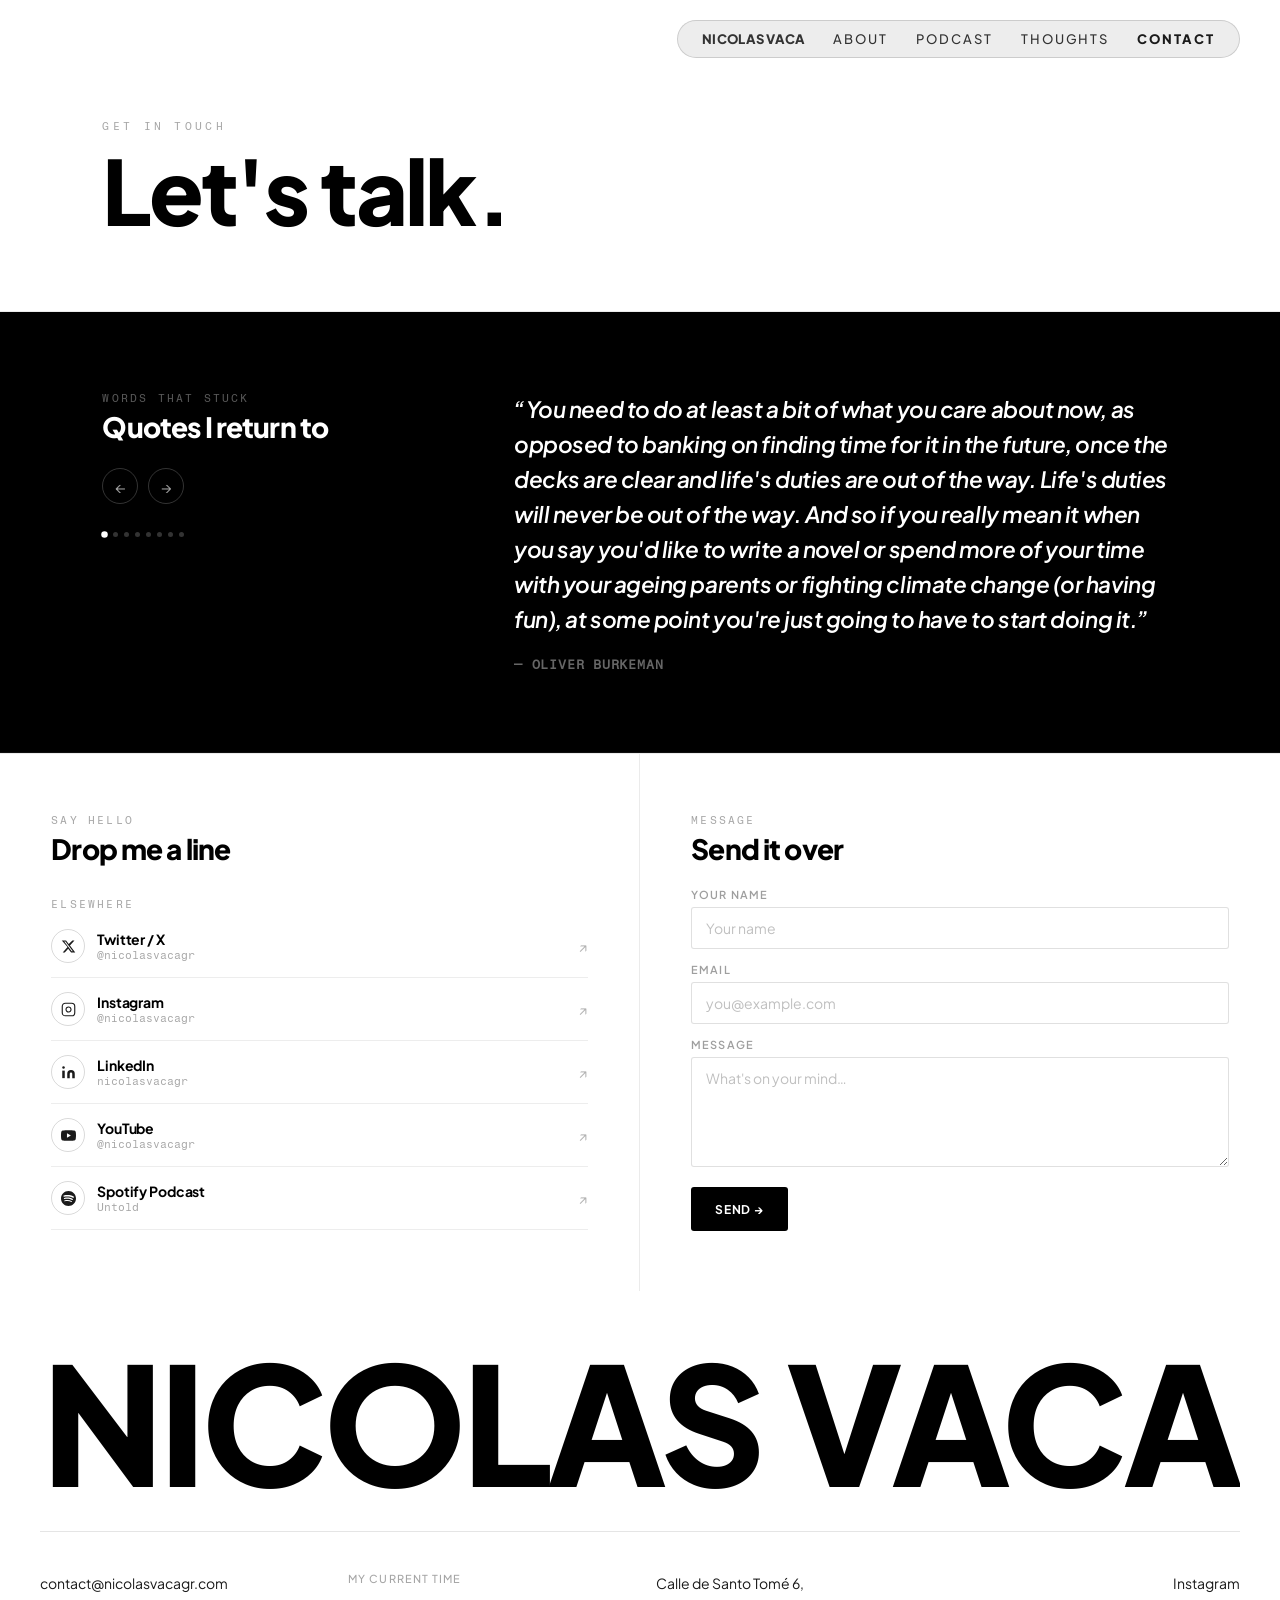
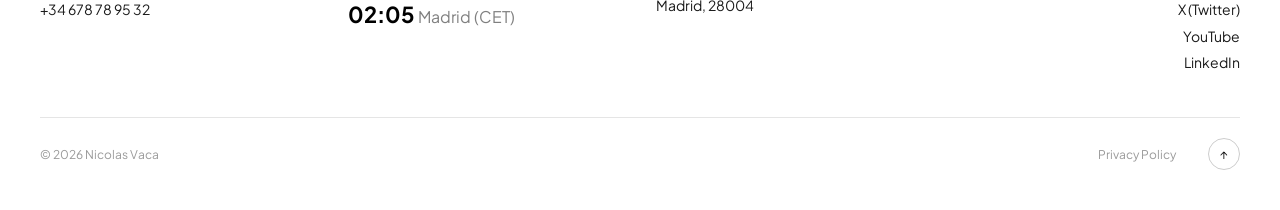
<file: contact.html>
<!DOCTYPE html>
<html lang="en">
<head>
  <meta charset="UTF-8">
  <meta name="viewport" content="width=device-width, initial-scale=1.0">
  <title>Contact — Nicolas Vaca</title>
    <meta name="description" content="Get in touch with Nicolas Vaca — entrepreneur, podcast host of Untold, and writer based in Madrid. Drop a message or connect on social media.">
  <link rel="stylesheet" href="shared.css">
  <style>
    body { background: #fff; color: #1a1a1a; }

    /* ─── HERO ─── */
    #contact-hero {
      padding: 120px 8% 80px;
      border-bottom: 1px solid rgba(0,0,0,0.08);
    }
    #contact-hero-label {
      font-size: 11px; letter-spacing: 0.3em; text-transform: uppercase;
      color: rgba(0,0,0,0.35); font-family: 'Fragment Mono', monospace;
      margin-bottom: 16px;
    }
    #contact-hero-title {
      font-size: clamp(42px, 7vw, 96px); font-weight: 900;
      letter-spacing: -0.03em; line-height: 0.92; color: #000;
      max-width: 700px;
    }

    /* ─── SHARED ─── */
    .section-label {
      font-size: 11px; letter-spacing: 0.2em; text-transform: uppercase;
      color: rgba(0,0,0,0.35); font-family: 'Fragment Mono', monospace; margin-bottom: 4px;
    }
    .section-title { font-size: 28px; font-weight: 800; letter-spacing: -0.03em; color: #000; }
    .body-text { font-size: 17px; line-height: 1.8; color: rgba(0,0,0,0.5); }
    .body-text-dark { font-size: 17px; line-height: 1.8; color: rgba(255,255,255,0.5); }

    /* ─── QUOTE ROTATOR ─── */
    #quote-section {
      background: #000; color: #fff;
      padding: 80px 8%;
      border-bottom: 1px solid rgba(255,255,255,0.06);
    }
    #quote-inner { display: grid; grid-template-columns: 1fr 2fr; gap: 80px; align-items: start; }
    #quote-left { display: flex; flex-direction: column; gap: 24px; }
    #quote-left .section-label { color: rgba(255,255,255,0.35); }
    #quote-left .section-title { color: #fff; }
    #quote-nav { display: flex; gap: 10px; align-items: center; }
    .q-arrow {
      width: 36px; height: 36px; border-radius: 50%;
      border: 1px solid rgba(255,255,255,0.2); background: transparent;
      color: rgba(255,255,255,0.6); font-size: 15px;
      display: flex; align-items: center; justify-content: center;
      cursor: pointer; transition: border-color 180ms, color 180ms;
    }
    .q-arrow:hover { border-color: rgba(255,255,255,0.7); color: #fff; }
    #quote-right { position: relative; height: 280px; overflow: hidden; }
    #quote-display {
      display: flex; flex-direction: column; gap: 20px;
      animation: quoteFadeIn 400ms ease;
      position: absolute; inset: 0; overflow: hidden;
    }
    @keyframes quoteFadeIn {
      from { opacity: 0; transform: translateY(8px); }
      to   { opacity: 1; transform: translateY(0); }
    }
    #quote-text {
      font-size: clamp(16px, 2vw, 24px); font-weight: 600;
      line-height: 1.55; letter-spacing: -0.02em; color: #fff;
      font-style: italic;
    }
    #quote-text::before { content: '\201C'; }
    #quote-text::after  { content: '\201D'; }
    #quote-author {
      font-size: 13px; font-weight: 600; letter-spacing: 0.06em;
      text-transform: uppercase; color: rgba(255,255,255,0.4);
      font-family: 'Fragment Mono', monospace; flex-shrink: 0;
    }
    #quote-dots { display: flex; gap: 6px; margin-top: 4px; }
    .q-dot {
      width: 5px; height: 5px; border-radius: 50%;
      background: rgba(255,255,255,0.2); cursor: pointer;
      transition: background 200ms, transform 200ms; border: none;
    }
    .q-dot.active { background: #fff; transform: scale(1.3); }

    /* ─── CONTACT GRID ─── */
    #contact-main { display: grid; grid-template-columns: 1fr 1fr; border-top: 1px solid rgba(0,0,0,0.08); }
    #contact-left {
      padding: 60px 8%; border-right: 1px solid rgba(0,0,0,0.08);
      display: flex; flex-direction: column; gap: 32px;
    }
    #contact-right { padding: 60px 8%; display: flex; flex-direction: column; gap: 14px; }

    /* Socials */
    #socials-block { display: flex; flex-direction: column; gap: 0; }
    .social-row {
      display: flex; align-items: center; gap: 12px;
      padding: 14px 0; border-bottom: 1px solid rgba(0,0,0,0.07);
      text-decoration: none; color: #000;
      transition: opacity 180ms; cursor: pointer;
    }
    .social-row:hover { opacity: 0.5; }
    .social-icon {
      width: 34px; height: 34px; border-radius: 50%;
      border: 1px solid rgba(0,0,0,0.15);
      display: flex; align-items: center; justify-content: center;
      flex-shrink: 0; color: #1a1a1a;
    }
    .social-icon svg { width: 15px; height: 15px; }
    .social-info { display: flex; flex-direction: column; gap: 1px; flex: 1; }
    .social-name { font-size: 14px; font-weight: 700; letter-spacing: -0.01em; }
    .social-handle { font-size: 11px; color: rgba(0,0,0,0.35); font-family: 'Fragment Mono', monospace; }
    .social-arrow { font-size: 14px; color: rgba(0,0,0,0.3); }

    /* Form */
    .g-field { display: flex; flex-direction: column; gap: 6px; }
    .g-label { font-size: 11px; font-weight: 600; letter-spacing: 0.1em; text-transform: uppercase; color: rgba(0,0,0,0.38); }
    .g-input, .g-textarea {
      background: #fff; border: 1px solid rgba(0,0,0,0.12);
      border-radius: 3px; color: #1a1a1a;
      font-family: 'Plus Jakarta Sans', sans-serif; font-size: 14px;
      padding: 11px 14px; outline: none; transition: border-color 180ms;
      width: 100%; box-sizing: border-box;
    }
    .g-input::placeholder, .g-textarea::placeholder { color: rgba(0,0,0,0.25); }
    .g-input:focus, .g-textarea:focus { border-color: rgba(0,0,0,0.5); }
    .g-textarea { resize: vertical; min-height: 110px; }
    .g-submit {
      margin-top: 6px; height: 44px; padding: 0 24px;
      background: #000; color: #fff; border-radius: 3px;
      font-size: 12px; font-weight: 700; letter-spacing: 0.06em;
      text-transform: uppercase; font-family: 'Plus Jakarta Sans', sans-serif;
      cursor: pointer; border: none; align-self: flex-start; transition: opacity 180ms;
    }
    .g-submit:hover { opacity: 0.7; }

    /* ─── RESPONSIVE ─── */
    @media (max-width: 900px) {
      #quote-inner { grid-template-columns: 1fr; gap: 40px; }
      #quote-right { height: auto; min-height: 200px; }
      #quote-display { position: relative; inset: auto; overflow: visible; }
      #contact-main { grid-template-columns: 1fr; }
      #contact-left { border-right: none; border-bottom: 1px solid rgba(0,0,0,0.08); padding: 48px 6%; }
      #contact-right { padding: 48px 6%; }
      #contact-hero { padding: 100px 6% 60px; }
    }
    @media (max-width: 600px) {
      #quote-section { padding: 60px 6%; }
    }
  </style>
</head>
<body>

  <!-- nav + footer injected by components.js -->

  <!-- ─── HERO ─── -->
  <section id="contact-hero">
    <div id="contact-hero-label">Get in touch</div>
    <div id="contact-hero-title">Let's talk.</div>
  </section>

  <!-- ─── QUOTE ROTATOR ─── -->
  <section id="quote-section">
    <div id="quote-inner">
      <div id="quote-left">
        <div>
          <div class="section-label">Words that stuck</div>
          <div class="section-title" style="color:#fff;">Quotes I return to</div>
        </div>
        <div id="quote-nav">
          <button class="q-arrow" id="q-prev" aria-label="Previous quote">&#8592;</button>
          <button class="q-arrow" id="q-next" aria-label="Next quote">&#8594;</button>
        </div>
        <div id="quote-dots"></div>
      </div>
      <div id="quote-right">
        <div id="quote-display">
          <div id="quote-text"></div>
          <div id="quote-author"></div>
        </div>
      </div>
    </div>
  </section>

  <!-- ─── CONTACT MAIN ─── -->
  <section id="contact-main">

    <!-- LEFT: socials -->
    <div id="contact-left">
      <div>
        <div class="section-label">Say hello</div>
        <div class="section-title">Drop me a line</div>
      </div>

      <div>
        <div class="section-label" style="margin-bottom:4px;">Elsewhere</div>
        <div id="socials-block">

          <a class="social-row" href="https://x.com/nicolasvacagr" target="_blank" rel="noopener">
            <div class="social-icon">
              <svg viewBox="0 0 24 24" fill="currentColor"><path d="M18.244 2.25h3.308l-7.227 8.26 8.502 11.24H16.17l-4.714-6.231-5.401 6.231H2.736l7.73-8.835L1.254 2.25H8.08l4.259 5.63zm-1.161 17.52h1.833L7.084 4.126H5.117z"/></svg>
            </div>
            <div class="social-info">
              <span class="social-name">Twitter / X</span>
              <span class="social-handle">@nicolasvacagr</span>
            </div>
            <span class="social-arrow">↗</span>
          </a>

          <a class="social-row" href="https://instagram.com/nicolasvacagr" target="_blank" rel="noopener">
            <div class="social-icon">
              <svg viewBox="0 0 24 24" fill="none" stroke="currentColor" stroke-width="1.8"><rect x="2" y="2" width="20" height="20" rx="5"/><path d="M16 11.37A4 4 0 1 1 12.63 8 4 4 0 0 1 16 11.37z"/><line x1="17.5" y1="6.5" x2="17.51" y2="6.5"/></svg>
            </div>
            <div class="social-info">
              <span class="social-name">Instagram</span>
              <span class="social-handle">@nicolasvacagr</span>
            </div>
            <span class="social-arrow">↗</span>
          </a>

          <a class="social-row" href="https://linkedin.com/in/nicovaca" target="_blank" rel="noopener">
            <div class="social-icon">
              <svg viewBox="0 0 24 24" fill="currentColor"><path d="M16 8a6 6 0 0 1 6 6v7h-4v-7a2 2 0 0 0-4 0v7h-4v-7a6 6 0 0 1 6-6z"/><rect x="2" y="9" width="4" height="12"/><circle cx="4" cy="4" r="2"/></svg>
            </div>
            <div class="social-info">
              <span class="social-name">LinkedIn</span>
              <span class="social-handle">nicolasvacagr</span>
            </div>
            <span class="social-arrow">↗</span>
          </a>

          <a class="social-row" href="https://youtube.com/@nicolasvacagr" target="_blank" rel="noopener">
            <div class="social-icon">
              <svg viewBox="0 0 24 24" fill="currentColor"><path d="M23.498 6.186a3.016 3.016 0 0 0-2.122-2.136C19.505 3.545 12 3.545 12 3.545s-7.505 0-9.377.505A3.017 3.017 0 0 0 .502 6.186C0 8.07 0 12 0 12s0 3.93.502 5.814a3.016 3.016 0 0 0 2.122 2.136c1.871.505 9.376.505 9.376.505s7.505 0 9.377-.505a3.015 3.015 0 0 0 2.122-2.136C24 15.93 24 12 24 12s0-3.93-.502-5.814zM9.545 15.568V8.432L15.818 12l-6.273 3.568z"/></svg>
            </div>
            <div class="social-info">
              <span class="social-name">YouTube</span>
              <span class="social-handle">@nicolasvacagr</span>
            </div>
            <span class="social-arrow">↗</span>
          </a>

          <a class="social-row" href="https://open.spotify.com/show/5FGKcMKTWyOAPTgkGNxATB" target="_blank" rel="noopener">
            <div class="social-icon">
              <svg viewBox="0 0 24 24" fill="currentColor"><path d="M12 0C5.4 0 0 5.4 0 12s5.4 12 12 12 12-5.4 12-12S18.66 0 12 0zm5.521 17.34c-.24.359-.66.48-1.021.24-2.82-1.74-6.36-2.101-10.561-1.141-.418.122-.779-.179-.899-.539-.12-.421.18-.78.54-.9 4.56-1.021 8.52-.6 11.64 1.32.42.18.479.659.301 1.02zm1.44-3.3c-.301.42-.841.6-1.262.3-3.239-1.98-8.159-2.58-11.939-1.38-.479.12-1.02-.12-1.14-.6-.12-.48.12-1.021.6-1.141C9.6 9.9 15 10.561 18.72 12.84c.361.181.54.78.241 1.2zm.12-3.36C15.24 8.4 8.82 8.16 5.16 9.301c-.6.179-1.2-.181-1.38-.721-.18-.601.18-1.2.72-1.381 4.26-1.26 11.28-1.02 15.721 1.621.539.3.719 1.02.419 1.56-.299.421-1.02.599-1.559.3z"/></svg>
            </div>
            <div class="social-info">
              <span class="social-name">Spotify Podcast</span>
              <span class="social-handle">Untold</span>
            </div>
            <span class="social-arrow">↗</span>
          </a>

        </div>
      </div>
    </div>

    <!-- RIGHT: form -->
    <div id="contact-right">
      <div>
        <div class="section-label">Message</div>
        <div class="section-title">Send it over</div>
      </div>
      <form id="contact-form" onsubmit="handleSubmit(event)" style="display:flex;flex-direction:column;gap:14px;margin-top:8px;">
        <div class="g-field">
          <label class="g-label" for="c-name">Your Name</label>
          <input class="g-input" type="text" id="c-name" placeholder="Your name" required>
        </div>
        <div class="g-field">
          <label class="g-label" for="c-email">Email</label>
          <input class="g-input" type="email" id="c-email" placeholder="you@example.com" required>
        </div>
        <div class="g-field">
          <label class="g-label" for="c-message">Message</label>
          <textarea class="g-textarea" id="c-message" placeholder="What's on your mind…" required></textarea>
        </div>
        <button class="g-submit" type="submit" id="c-btn">Send →</button>
      </form>
    </div>

  </section>

  <script>window.PAGE_LIGHT_SECTIONS = ['contact-hero', 'contact-main'];</script>
  <script>window.PAGE_DARK_SECTIONS = ['quote-section'];</script>
  <script src="components.js"></script>
  <script>
    const QUOTES = [
      {
        text: "You need to do at least a bit of what you care about now, as opposed to banking on finding time for it in the future, once the decks are clear and life's duties are out of the way. Life's duties will never be out of the way. And so if you really mean it when you say you'd like to write a novel or spend more of your time with your ageing parents or fighting climate change (or having fun), at some point you're just going to have to start doing it.",
        author: "Oliver Burkeman"
      },
      {
        text: "The loser has more in common with the winner than with the person sitting on the sidelines. The winner and the loser each had the courage to try. Both risked embarrassment. Both were willing to face uncertainty. Both were stubborn enough to continue. Success is endurance in disguise. It belongs to the person who can absorb the losses without absorbing the identity of 'loser.' The sidelines are safe, but sterile. Nothing grows there.",
        author: "James Clear"
      },
      {
        text: "Most people never pick up the phone and call. Most people never ask. And that's what sometimes separates the people who do things from the people who just dream about them. You gotta act. And you gotta be willing to fail, you gotta be ready to crash and burn. I've never found anyone who said no or hung up the phone when I called. I just asked.",
        author: "Steve Jobs"
      },
      {
        text: "You cannot stay on the summit forever; you have to come down again. So why bother in the first place? Just this: What is above knows what is below, but what is below does not know what is above. One climbs, one sees. One descends, one sees no longer, but one has seen. There is an art of conducting oneself in the lower regions by the memory of what one saw higher up. When one can no longer see, one can at least still know.",
        author: "René Daumal"
      },
      {
        text: "When you can, ask yourself if you want to before you do.",
        author: "Matthew McConaughey"
      },
      {
        text: "The master in the art of living draws no distinction between his work and his play. His labor and his leisure, his mind and his body, his education and his recreation, his love and his religion. He hardly knows which is which. He simply pursues his vision of excellence through whatever he is doing. And leaves it up to others to decide whether he is working or playing. To himself he's always doing both.",
        author: "Lawrence Pearsall Jacks"
      },
      {
        text: "If it is peace you want, seek to change yourself, not other people. It is easier to protect your feet with slippers than to carpet the whole of the earth.",
        author: "Anthony de Mello"
      },
      {
        text: "Everybody's journey starts embarrassingly small. Have a little compassion for yourself. Have the humility to accept that the first step is going to be so small it almost wouldn't register on the ledger of accomplishments.",
        author: "Chris Williamson"
      }
    ];

    let currentQuote = 0;

    function fitQuoteText() { const right = document.getElementById('quote-right'); const txt = document.getElementById('quote-text'); txt.style.fontSize = ''; let size = parseFloat(getComputedStyle(txt).fontSize); while (document.getElementById('quote-display').scrollHeight > right.clientHeight && size > 10) { size -= 0.5; txt.style.fontSize = size + 'px'; } } function renderQuote(index, animate = true) {
      const q = QUOTES[index];
      const display = document.getElementById('quote-display');
      if (animate) {
        display.style.animation = 'none';
        display.offsetHeight;
        display.style.animation = 'quoteFadeIn 400ms ease';
      }
      document.getElementById('quote-text').textContent = q.text;
      document.getElementById('quote-author').textContent = '— ' + q.author;
      document.querySelectorAll('.q-dot').forEach((d, i) => d.classList.toggle('active', i === index)); setTimeout(fitQuoteText, 0);
    }

    function buildDots() {
      const container = document.getElementById('quote-dots');
      QUOTES.forEach((_, i) => {
        const dot = document.createElement('button');
        dot.className = 'q-dot' + (i === 0 ? ' active' : '');
        dot.setAttribute('aria-label', 'Quote ' + (i + 1));
        dot.addEventListener('click', () => { currentQuote = i; renderQuote(i); });
        container.appendChild(dot);
      });
    }

    document.getElementById('q-next').addEventListener('click', () => {
      currentQuote = (currentQuote + 1) % QUOTES.length;
      renderQuote(currentQuote);
    });
    document.getElementById('q-prev').addEventListener('click', () => {
      currentQuote = (currentQuote - 1 + QUOTES.length) % QUOTES.length;
      renderQuote(currentQuote);
    });

    setInterval(() => {
      currentQuote = (currentQuote + 1) % QUOTES.length;
      renderQuote(currentQuote);
    }, 8000);

    buildDots();
    renderQuote(0, false);

    function handleSubmit(e) {
      e.preventDefault();
      const btn = document.getElementById('c-btn');
      btn.textContent = 'Sending…'; btn.disabled = true;
      setTimeout(() => {
        btn.textContent = 'Sent ✓';
        setTimeout(() => { btn.textContent = 'Send →'; btn.disabled = false; }, 3000);
      }, 1200);
    }
  </script>
</body>
</html>
</file>
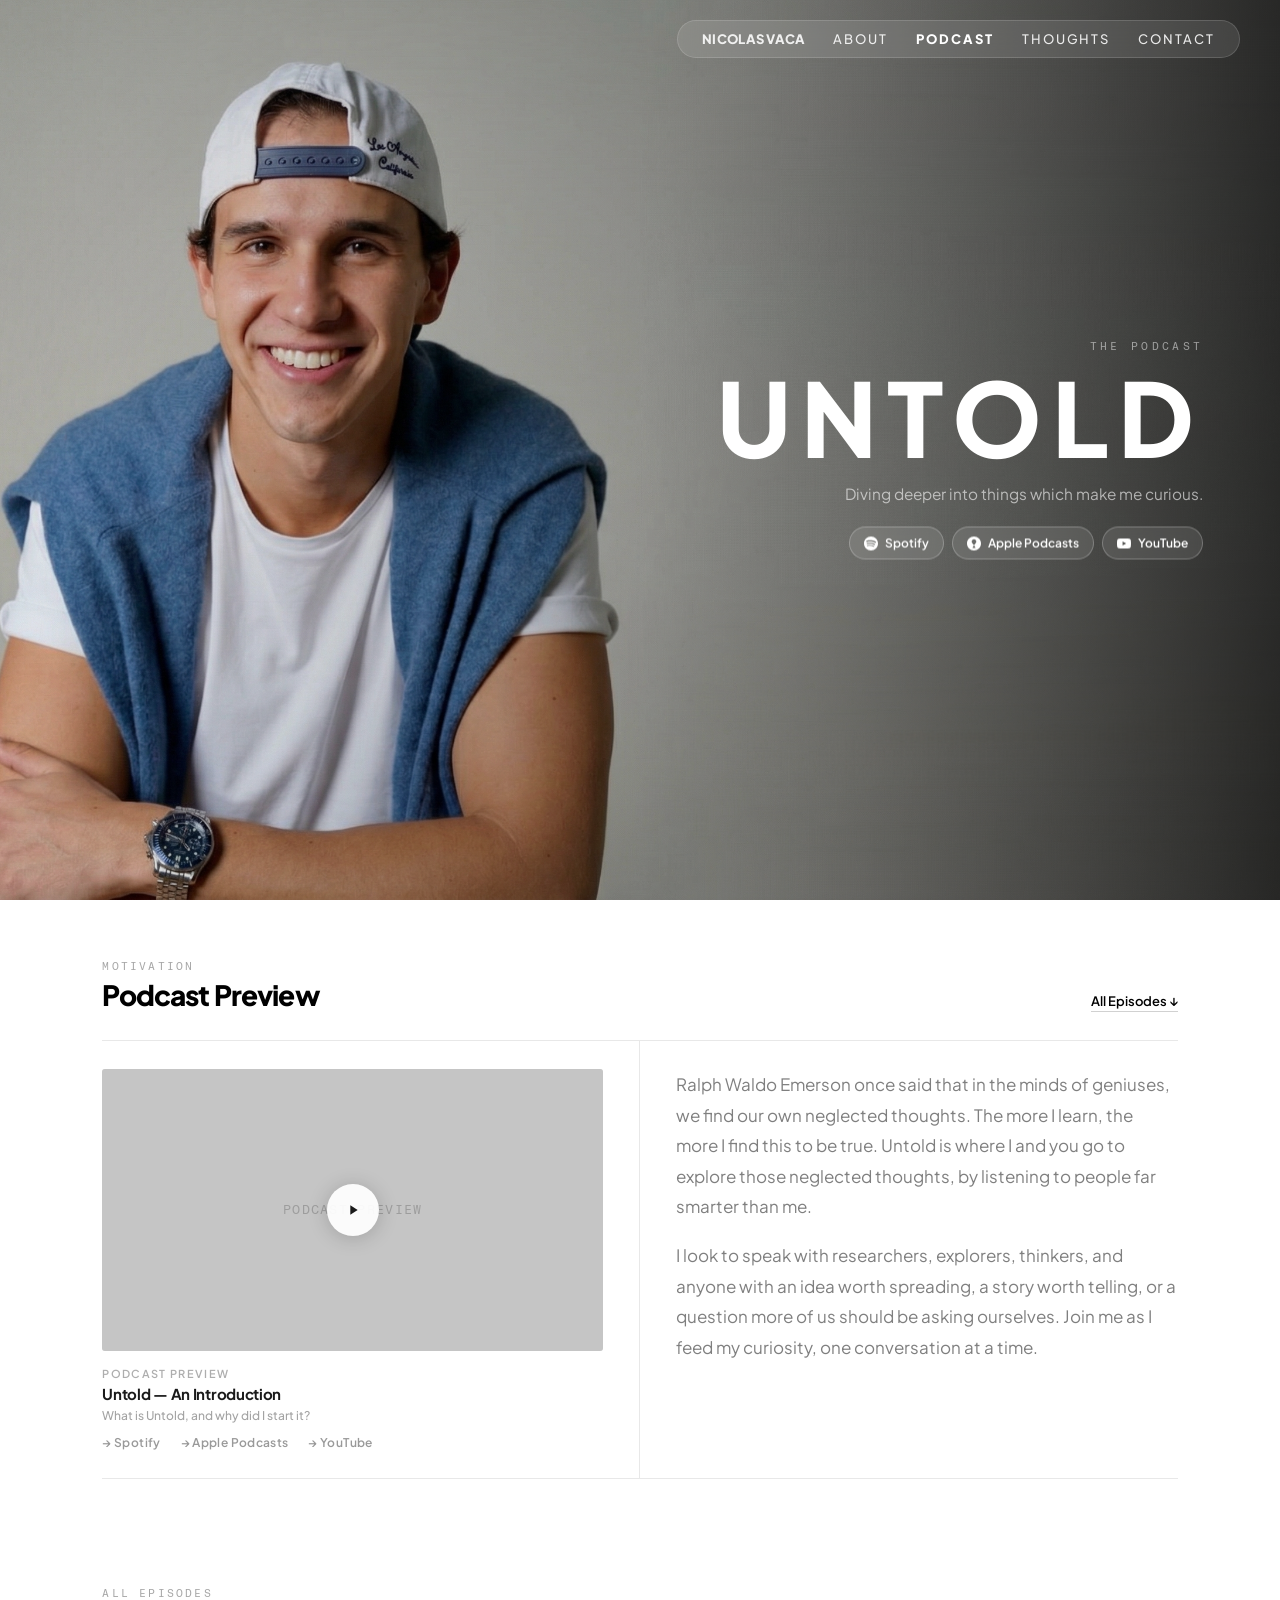
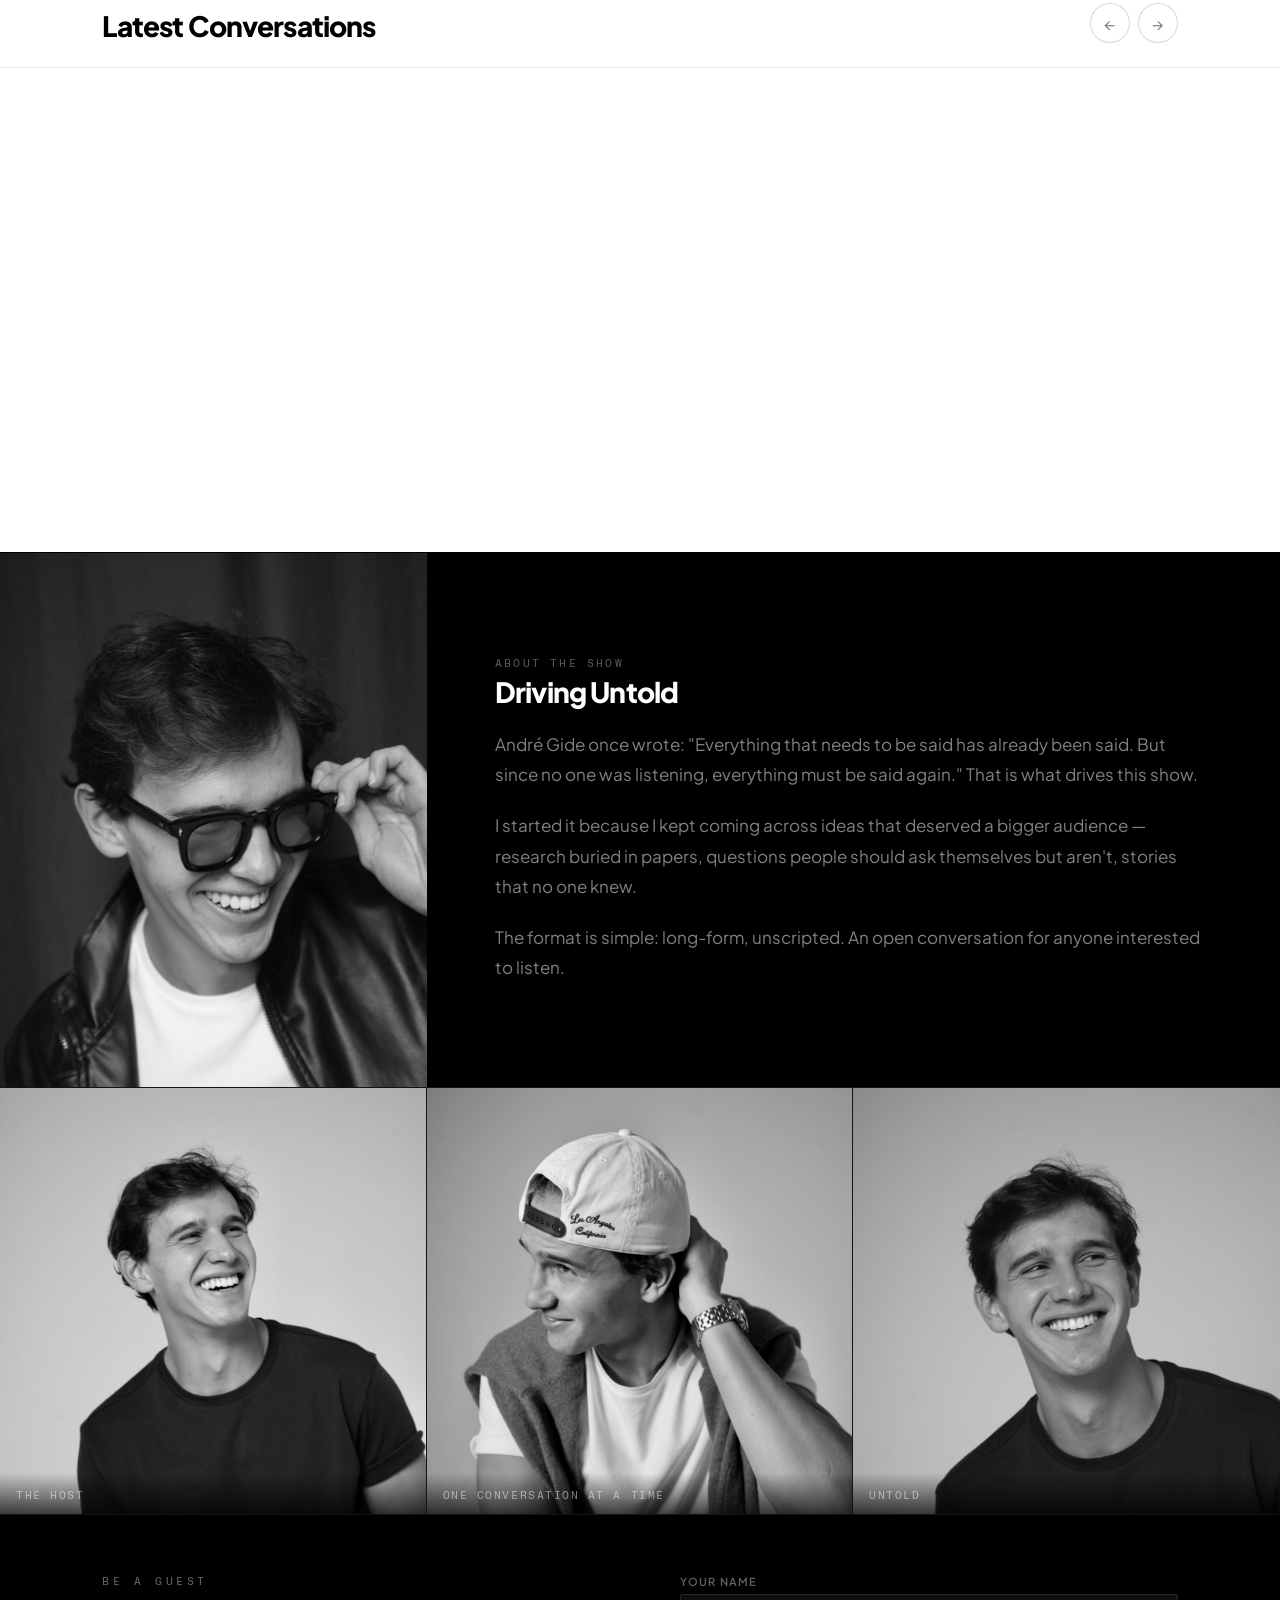
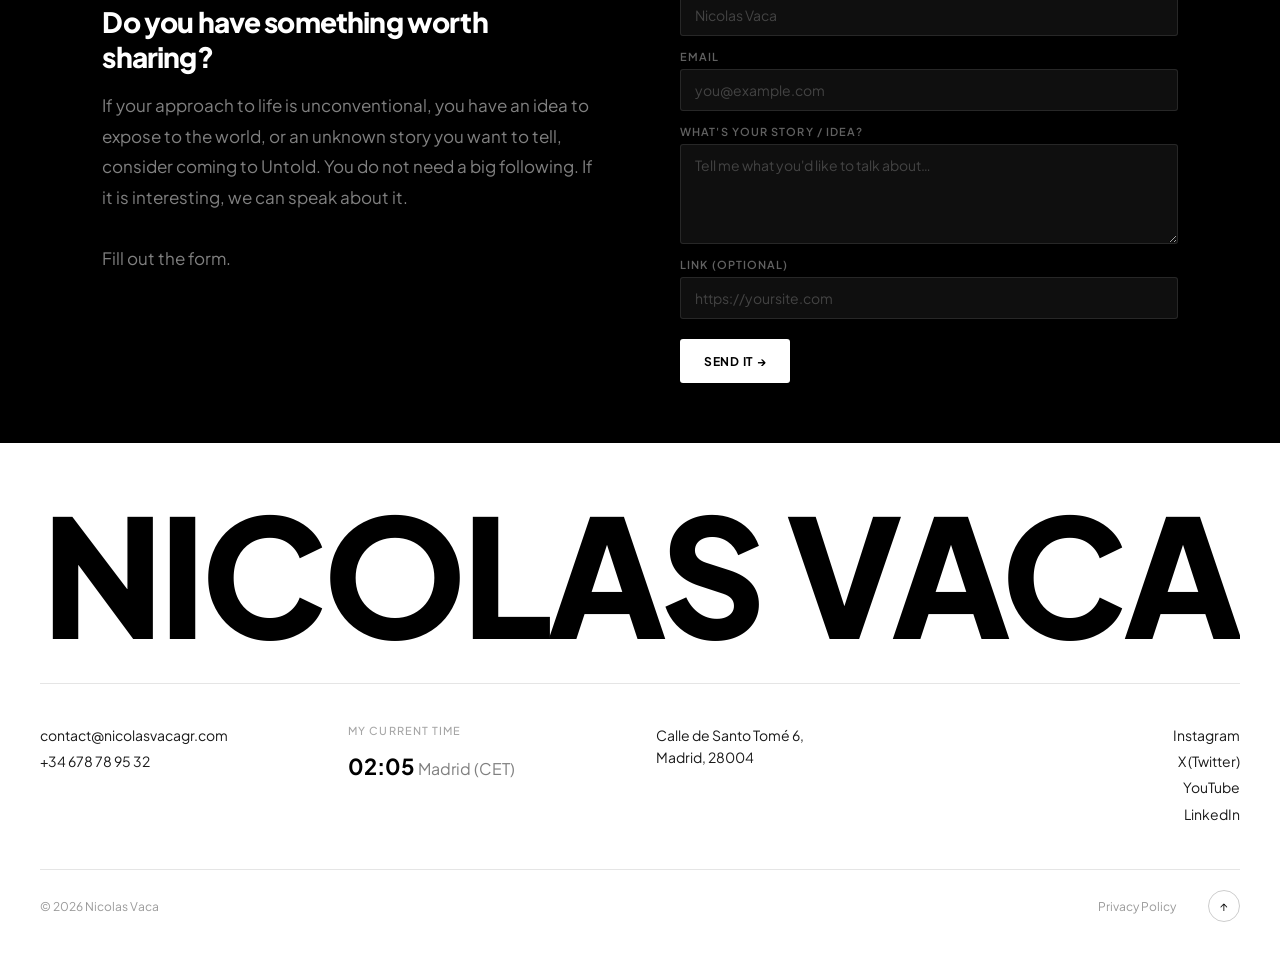
<file: podcast.html>
<!DOCTYPE html>
<html lang="en">
<head>
  <meta charset="UTF-8">
  <meta name="viewport" content="width=device-width, initial-scale=1.0">
  <title>Untold Podcast — Nicolas Vaca</title>
  <link rel="stylesheet" href="shared.css">
  <style>
    body { background: #fff; color: #1a1a1a; }

    /* ─── HERO ─── */
    #pod-hero {
      position: relative;
      width: 100%; height: 100vh; min-height: 500px;
      overflow: hidden; background: #111;
    }
    #pod-hero img {
      position: absolute; inset: 0;
      width: 100%; height: 100%;
      object-fit: cover; object-position: center center;
    }
    #pod-hero-img-mobile { display: none; object-position: center top; }
    #pod-hero-img-desktop { display: block; }
    #pod-hero::after {
      content: '';
      position: absolute; inset: 0;
      background: linear-gradient(to left, rgba(0,0,0,0.78) 0%, rgba(0,0,0,0.25) 50%, rgba(0,0,0,0.05) 100%);
      pointer-events: none;
    }
    #pod-hero-text {
      position: absolute; top: 50%; right: 6%;
      transform: translateY(-50%); z-index: 2;
      width: clamp(280px, 38%, 500px);
      display: flex; flex-direction: column; gap: 18px; text-align: right;
    }
    #pod-hero-label { font-size: 11px; letter-spacing: 0.3em; text-transform: uppercase; color: rgba(255,255,255,0.5); font-family: 'Fragment Mono', monospace; }
    #pod-hero-title { font-size: clamp(52px, 8vw, 110px); font-weight: 900; letter-spacing: 0.1em; text-transform: uppercase; line-height: 0.9; color: #fff; }
    #pod-hero-desc { font-size: clamp(13px, 1.2vw, 16px); line-height: 1.75; color: rgba(255,255,255,0.6); }
    #pod-platforms { display: flex; gap: 8px; flex-wrap: wrap; justify-content: flex-end; }
    .plat-btn {
      display: inline-flex; align-items: center; gap: 7px;
      padding: 8px 14px; border-radius: 40px;
      border: 1px solid rgba(255,255,255,0.25);
      font-size: 12px; font-weight: 600; color: #fff;
      cursor: pointer; background: rgba(255,255,255,0.1);
      backdrop-filter: blur(8px); -webkit-backdrop-filter: blur(8px);
      transition: background 180ms, border-color 180ms;
      font-family: 'Plus Jakarta Sans', sans-serif;
    }
    .plat-btn:hover { background: rgba(255,255,255,0.2); border-color: rgba(255,255,255,0.5); }
    .plat-btn svg { width: 14px; height: 14px; flex-shrink: 0; }

    /* ─── SHARED TITLE SYSTEM ─── */
    .section-label {
      font-size: 11px; letter-spacing: 0.2em; text-transform: uppercase;
      color: rgba(0,0,0,0.35); font-family: 'Fragment Mono', monospace; margin-bottom: 4px;
    }
    .section-title {
      font-size: 28px; font-weight: 800; letter-spacing: -0.03em;
      color: #000; text-transform: none;
    }
    .body-text {
      font-size: 17px; line-height: 1.8; color: rgba(0,0,0,0.5);
    }
    .body-text-dark {
      font-size: 17px; line-height: 1.8; color: rgba(255,255,255,0.5);
    }

    /* ─── FEATURED PREVIEW ─── */
    #pod-featured { background: #fff; color: #1a1a1a; padding: 60px 8%; }
    .pod-feat-header {
      display: flex; align-items: flex-end; justify-content: space-between;
      margin-bottom: 28px; flex-wrap: wrap; gap: 12px;
    }
    .pod-feat-cta { font-size: 13px; font-weight: 600; border-bottom: 1px solid rgba(0,0,0,0.18); padding-bottom: 2px; transition: opacity 180ms; cursor: pointer; color: #000; text-decoration: none; }
    .pod-feat-cta:hover { opacity: 0.5; }
    .pod-feat-divider { width: 100%; height: 1px; background: rgba(0,0,0,0.09); border: none; margin: 0; }
    .pod-feat-grid { display: grid; grid-template-columns: 1fr 1fr; align-items: start; }
    .pod-feat-left { border-right: 1px solid rgba(0,0,0,0.09); padding: 28px 36px 28px 0; }
    .pod-feat-right { padding: 28px 0 28px 36px; display: flex; flex-direction: column; gap: 18px; }
    .pod-video-wrap { position: relative; border-radius: 3px; overflow: hidden; aspect-ratio: 16/9; background: #e8e8e8; }
    .pod-play-overlay { position: absolute; inset: 0; background: rgba(0,0,0,0.12); display: flex; align-items: center; justify-content: center; }
    .pod-play-btn { width: 52px; height: 52px; border-radius: 50%; background: rgba(255,255,255,0.93); display: flex; align-items: center; justify-content: center; color: #1a1a1a; box-shadow: 0 2px 20px rgba(0,0,0,0.18); transition: transform 200ms; cursor: pointer; border: none; }
    .pod-play-btn:hover { transform: scale(1.06); }
    .pod-preview-label { font-size: 11px; letter-spacing: 0.12em; text-transform: uppercase; color: rgba(0,0,0,0.32); font-weight: 600; margin-bottom: 4px; margin-top: 16px; }
    .pod-preview-title { font-size: 15px; line-height: 1.38; letter-spacing: -0.02em; font-weight: 700; margin-bottom: 4px; }
    .pod-preview-meta { font-size: 12px; color: rgba(0,0,0,0.36); font-weight: 500; }
    .pod-plat-links { display: flex; gap: 20px; margin-top: 12px; flex-wrap: wrap; }
    .pod-plat-link { font-size: 12px; font-weight: 600; letter-spacing: 0.03em; color: rgba(0,0,0,0.4); transition: color 180ms; cursor: pointer; background: none; border: none; font-family: inherit; }
    .pod-plat-link:hover { color: #1a1a1a; }

    /* ─── EPISODES REEL ─── */
    #episodes-section { padding: 48px 0 0; }
    .eps-header { display: flex; align-items: flex-end; justify-content: space-between; padding: 0 8% 24px; }
    .eps-header-left { display: flex; flex-direction: column; gap: 4px; }
    .eps-nav { display: flex; gap: 8px; }
    .eps-arrow { width: 40px; height: 40px; border-radius: 50%; border: 1px solid rgba(0,0,0,0.15); background: #fff; display: flex; align-items: center; justify-content: center; cursor: pointer; font-size: 16px; color: rgba(0,0,0,0.5); transition: border-color 180ms, color 180ms; }
    .eps-arrow:hover { border-color: rgba(0,0,0,0.5); color: #000; }
    .eps-divider { width: 100%; height: 1px; background: rgba(0,0,0,0.08); }
    #eps-reel-wrap { position: relative; overflow: hidden; }
    #eps-reel { display: flex; gap: 16px; overflow-x: auto; scroll-behavior: smooth; scrollbar-width: none; -ms-overflow-style: none; padding: 28px 8% 36px; }
    #eps-reel::-webkit-scrollbar { display: none; }

    /* ─── EPISODE CARDS — SPOTIFY STYLE ─── */
    .ep-card {
      flex: 0 0 clamp(200px, 22vw, 280px);
      background: #fff;
      border: 1px solid rgba(0,0,0,0.09);
      border-radius: 10px;
      box-shadow: 0 2px 12px rgba(0,0,0,0.06);
      display: flex; flex-direction: column;
      cursor: pointer;
      transition: box-shadow 200ms, transform 200ms;
      box-sizing: border-box;
      overflow: hidden;
    }
    .ep-card:hover { box-shadow: 0 8px 28px rgba(0,0,0,0.13); transform: translateY(-3px); }
    .ep-cover {
      width: 100%; aspect-ratio: 1/1;
      background: #e8e8e8;
      overflow: hidden; flex-shrink: 0;
      position: relative;
    }
    .ep-cover img { width: 100%; height: 100%; object-fit: cover; display: block; transition: transform 400ms ease; }
    .ep-card:hover .ep-cover img { transform: scale(1.04); }
    .ep-cover-placeholder {
      width: 100%; height: 100%;
      display: flex; align-items: center; justify-content: center;
      background: #f0f0f0;
      font-size: 11px; letter-spacing: 0.1em; text-transform: uppercase;
      color: rgba(0,0,0,0.2); font-family: 'Fragment Mono', monospace;
    }
    .ep-body { padding: 16px 18px 14px; display: flex; flex-direction: column; gap: 8px; flex: 1; }
    .ep-card-meta { display: flex; align-items: center; gap: 8px; }
    .ep-card-num { font-size: 11px; font-weight: 600; letter-spacing: 0.08em; text-transform: uppercase; color: rgba(0,0,0,0.35); }
    .ep-card-dot { width: 3px; height: 3px; border-radius: 50%; background: rgba(0,0,0,0.25); flex-shrink: 0; }
    .ep-card-date { font-size: 11px; color: rgba(0,0,0,0.4); }
    .ep-card-title { font-size: 14px; font-weight: 700; line-height: 1.35; letter-spacing: -0.01em; color: #000; }
    .ep-card-desc { font-size: 12px; line-height: 1.6; color: rgba(0,0,0,0.45); display: -webkit-box; -webkit-line-clamp: 3; -webkit-box-orient: vertical; overflow: hidden; flex: 1; }
    .ep-card-listen { display: flex; align-items: center; gap: 5px; font-size: 12px; font-weight: 700; color: #000; padding-top: 4px; }
    .ep-card-listen svg { width: 11px; height: 11px; }

    #eps-loading { padding: 48px 8%; font-size: 12px; color: rgba(0,0,0,0.3); letter-spacing: 0.1em; text-transform: uppercase; font-family: 'Fragment Mono', monospace; }
    #spotify-fallback { display: none; padding: 32px 8%; }

    /* ─── ABOUT THE SHOW ─── */
    #about-show { border-top: 1px solid rgba(0,0,0,0.09); background: #000; color: #fff; }
    .about-row-1 { display: grid; grid-template-columns: 1fr 2fr; }
    .about-img-main { position: relative; overflow: hidden; aspect-ratio: 4/5; }
    .about-img-main img { width: 100%; height: 100%; object-fit: cover; object-position: center 20%; display: block; filter: grayscale(100%); }
    .about-text-main { padding: 40px 8%; display: flex; flex-direction: column; justify-content: center; gap: 20px; }
    .about-text-main .section-label { color: rgba(255,255,255,0.35); }
    .about-row-2 { display: grid; grid-template-columns: 1fr 1fr 1fr; border-top: 1px solid rgba(255,255,255,0.08); }
    .about-img-sm { position: relative; overflow: hidden; aspect-ratio: 1/1; border-right: 1px solid rgba(255,255,255,0.08); }
    .about-img-sm:last-child { border-right: none; }
    .about-img-sm img { width: 100%; height: 100%; object-fit: cover; object-position: center 15%; display: block; filter: grayscale(100%); transition: transform 600ms ease, filter 400ms ease; }
    .about-img-sm:hover img { transform: scale(1.04); filter: grayscale(0%); }
    .about-img-sm-caption { position: absolute; bottom: 0; left: 0; right: 0; padding: 16px 16px 12px; background: linear-gradient(to top, rgba(0,0,0,0.7) 0%, transparent 100%); font-size: 11px; letter-spacing: 0.14em; text-transform: uppercase; color: rgba(255,255,255,0.5); font-family: 'Fragment Mono', monospace; }

    /* ─── GUEST FORM ─── */
    #guest-section { background: #000; color: #fff; padding: 60px 8%; border-top: 1px solid rgba(255,255,255,0.08); }
    #guest-inner { display: grid; grid-template-columns: 1fr 1fr; gap: 80px; align-items: start; }
    #guest-left { display: flex; flex-direction: column; gap: 16px; }
    .guest-label { font-size: 11px; letter-spacing: 0.32em; text-transform: uppercase; color: rgba(255,255,255,0.4); font-family: 'Fragment Mono', monospace; }
    #guest-right { display: flex; flex-direction: column; gap: 14px; }
    .g-field { display: flex; flex-direction: column; gap: 6px; }
    .g-label { font-size: 11px; font-weight: 600; letter-spacing: 0.1em; text-transform: uppercase; color: rgba(255,255,255,0.38); }
    .g-input, .g-textarea { background: rgba(255,255,255,0.06); border: 1px solid rgba(255,255,255,0.1); border-radius: 3px; color: #fff; font-family: 'Plus Jakarta Sans', sans-serif; font-size: 14px; padding: 11px 14px; outline: none; transition: border-color 180ms; width: 100%; box-sizing: border-box; }
    .g-input::placeholder, .g-textarea::placeholder { color: rgba(255,255,255,0.22); }
    .g-input:focus, .g-textarea:focus { border-color: rgba(255,255,255,0.38); }
    .g-textarea { resize: vertical; min-height: 100px; }
    .g-submit { margin-top: 6px; height: 44px; padding: 0 24px; background: #fff; color: #000; border-radius: 3px; font-size: 12px; font-weight: 700; letter-spacing: 0.06em; text-transform: uppercase; font-family: 'Plus Jakarta Sans', sans-serif; cursor: pointer; border: none; align-self: flex-start; transition: opacity 180ms; }
    .g-submit:hover { opacity: 0.8; }

    /* ─── RESPONSIVE ─── */
    @media (max-width: 1100px) { .ep-card { flex: 0 0 clamp(200px, 28vw, 260px); } }
    @media (max-width: 900px) {
      .ep-card { flex: 0 0 60vw; }
      .pod-feat-grid { grid-template-columns: 1fr; }
      .pod-feat-left { border-right: none; border-bottom: 1px solid rgba(0,0,0,0.09); padding: 24px 0; }
      .pod-feat-right { padding: 24px 0 0; }
      .about-row-1 { grid-template-columns: 1fr; }
      .about-img-main { min-height: 280px; }
      .about-row-2 { grid-template-columns: 1fr 1fr; }
      .about-img-sm:nth-child(2) { border-right: none; }
      .about-img-sm:nth-child(3) { grid-column: 1 / -1; border-right: none; border-top: 1px solid rgba(255,255,255,0.08); aspect-ratio: 16/9; }
      #guest-inner { grid-template-columns: 1fr; gap: 36px; }
      #guest-section { padding: 48px 6%; }
    }
    @media (max-width: 768px) {
      #pod-hero-text { right: 5%; left: 5%; width: auto; text-align: left; }
      #pod-platforms { justify-content: flex-start; }
      .ep-card { flex: 0 0 72vw; }
      #eps-reel { padding: 20px 6% 28px; }
      .eps-header { padding: 0 6% 20px; }
      #pod-featured { padding: 48px 6%; }
      #pod-hero-img-desktop { display: none; }
      #pod-hero-img-mobile { display: block; }
    }
    @media (max-width: 600px) {
      .about-row-2 { grid-template-columns: 1fr; }
      .about-img-sm { border-right: none; border-top: 1px solid rgba(255,255,255,0.08); aspect-ratio: 4/3; }
      .about-text-main { padding: 40px 6%; }
    }
  </style>
</head>
<body>

  <!-- nav + footer injected by components.js -->

  <!-- ─── HERO ─── -->
  <section id="pod-hero">
    <img id="pod-hero-img-desktop" src="images/naked-thumbnail.jpeg" alt="Untold Podcast">
    <img id="pod-hero-img-mobile" src="images/podcast-page.jpeg" alt="Untold Podcast">
    <div id="pod-hero-text">
      <div id="pod-hero-label">The Podcast</div>
      <div id="pod-hero-title">Untold</div>
      <p id="pod-hero-desc">Diving deeper into things which make me curious.</p>
      <div id="pod-platforms">
        <button class="plat-btn" onclick="window.open('https://open.spotify.com/show/5FGKcMKTWyOAPTgkGNxATB','_blank')">
          <svg viewBox="0 0 24 24" fill="currentColor"><path d="M12 0C5.4 0 0 5.4 0 12s5.4 12 12 12 12-5.4 12-12S18.66 0 12 0zm5.521 17.34c-.24.359-.66.48-1.021.24-2.82-1.74-6.36-2.101-10.561-1.141-.418.122-.779-.179-.899-.539-.12-.421.18-.78.54-.9 4.56-1.021 8.52-.6 11.64 1.32.42.18.479.659.301 1.02zm1.44-3.3c-.301.42-.841.6-1.262.3-3.239-1.98-8.159-2.58-11.939-1.38-.479.12-1.02-.12-1.14-.6-.12-.48.12-1.021.6-1.141C9.6 9.9 15 10.561 18.72 12.84c.361.181.54.78.241 1.2zm.12-3.36C15.24 8.4 8.82 8.16 5.16 9.301c-.6.179-1.2-.181-1.38-.721-.18-.601.18-1.2.72-1.381 4.26-1.26 11.28-1.02 15.721 1.621.539.3.719 1.02.419 1.56-.299.421-1.02.599-1.559.3z"/></svg>
          Spotify
        </button>
        <button class="plat-btn" onclick="window.open('https://podcasts.apple.com/co/podcast/untold/id1881240541','_blank')">
          <svg viewBox="0 0 24 24" fill="currentColor"><path d="M12 0C5.373 0 0 5.373 0 12s5.373 12 12 12 12-5.373 12-12S18.627 0 12 0zm0 4.5c2.21 0 4 1.79 4 4 0 1.48-.81 2.77-2 3.46V13c0 .55-.45 1-1 1h-2c-.55 0-1-.45-1-1v-1.04C8.81 11.27 8 9.98 8 8.5c0-2.21 1.79-4 4-4zm-1 11h2v1.5c.7.32 1.2.95 1.36 1.71l.14.79H9.5l.14-.79c.16-.76.66-1.39 1.36-1.71V15.5z"/></svg>
          Apple Podcasts
        </button>
        <button class="plat-btn" onclick="window.open('https://youtube.com/@nicolasvacagr','_blank')">
          <svg viewBox="0 0 24 24" fill="currentColor"><path d="M23.498 6.186a3.016 3.016 0 0 0-2.122-2.136C19.505 3.545 12 3.545 12 3.545s-7.505 0-9.377.505A3.017 3.017 0 0 0 .502 6.186C0 8.07 0 12 0 12s0 3.93.502 5.814a3.016 3.016 0 0 0 2.122 2.136c1.871.505 9.376.505 9.376.505s7.505 0 9.377-.505a3.015 3.015 0 0 0 2.122-2.136C24 15.93 24 12 24 12s0-3.93-.502-5.814zM9.545 15.568V8.432L15.818 12l-6.273 3.568z"/></svg>
          YouTube
        </button>
      </div>
    </div>
  </section>

  <!-- ─── FEATURED PREVIEW ─── -->
  <section id="pod-featured">
    <div class="pod-feat-header">
      <div>
        <div class="section-label">Motivation</div>
        <div class="section-title">Podcast Preview</div>
      </div>
      <a href="#episodes-section" class="pod-feat-cta">All Episodes ↓</a>
    </div>
    <hr class="pod-feat-divider">
    <div class="pod-feat-grid">
      <div class="pod-feat-left">
        <div class="pod-video-wrap">
          <div style="position:absolute;inset:0;background:#e0e0e0;display:flex;align-items:center;justify-content:center;color:rgba(0,0,0,0.2);font-size:13px;letter-spacing:0.1em;text-transform:uppercase;font-family:'Fragment Mono',monospace;">Podcast Preview</div>
          <div class="pod-play-overlay">
            <button class="pod-play-btn" aria-label="Play preview"
              onclick="this.closest('.pod-video-wrap').innerHTML='<iframe src=\'https://www.youtube.com/embed/Jyq0goeYNwg?rel=0&autoplay=1&modestbranding=1\' frameborder=\'0\' allow=\'autoplay;encrypted-media\' allowfullscreen style=\'position:absolute;inset:0;width:100%;height:100%;\'></iframe>'">
              <svg width="16" height="16" viewBox="0 0 24 24" fill="currentColor"><path d="M8 5v14l11-7z"/></svg>
            </button>
          </div>
        </div>
        <div class="pod-preview-label">Podcast Preview</div>
        <div class="pod-preview-title">Untold — An Introduction</div>
        <div class="pod-preview-meta">What is Untold, and why did I start it?</div>
        <div class="pod-plat-links">
          <button class="pod-plat-link" onclick="window.open('https://open.spotify.com/show/5FGKcMKTWyOAPTgkGNxATB','_blank')">→ Spotify</button>
          <button class="pod-plat-link" onclick="window.open('https://podcasts.apple.com/co/podcast/untold/id1881240541','_blank')">→ Apple Podcasts</button>
          <button class="pod-plat-link" onclick="window.open('https://youtube.com/@nicolasvacagr','_blank')">→ YouTube</button>
        </div>
      </div>
      <div class="pod-feat-right">
        <p class="body-text">Ralph Waldo Emerson once said that in the minds of geniuses, we find our own neglected thoughts. The more I learn, the more I find this to be true. Untold is where I and you go to explore those neglected thoughts, by listening to people far smarter than me.</p>
        <p class="body-text">I look to speak with researchers, explorers, thinkers, and anyone with an idea worth spreading, a story worth telling, or a question more of us should be asking ourselves. Join me as I feed my curiosity, one conversation at a time.</p>
      </div>
    </div>
    <hr class="pod-feat-divider" style="margin-top:0">
  </section>

  <!-- ─── EPISODES REEL ─── -->
  <section id="episodes-section">
    <div class="eps-header">
      <div class="eps-header-left">
        <div class="section-label">All Episodes</div>
        <div class="section-title">Latest Conversations</div>
      </div>
      <div class="eps-nav">
        <button class="eps-arrow" id="reel-prev" aria-label="Previous">&#8592;</button>
        <button class="eps-arrow" id="reel-next" aria-label="Next">&#8594;</button>
      </div>
    </div>
    <div class="eps-divider"></div>
    <div id="eps-reel-wrap">
      <div id="eps-reel">
        <div id="eps-loading">Fetching episodes…</div>
      </div>
    </div>
    <div id="spotify-fallback">
      <iframe style="border-radius:3px" src="https://open.spotify.com/embed/show/5FGKcMKTWyOAPTgkGNxATB?utm_source=generator&theme=0" width="100%" height="352" frameBorder="0" allowfullscreen="" allow="autoplay; clipboard-write; encrypted-media; fullscreen; picture-in-picture" loading="lazy"></iframe>
    </div>
  </section>

  <!-- ─── ABOUT THE SHOW ─── -->
  <section id="about-show">
    <div class="about-row-1">
      <div class="about-img-main">
        <img src="images/cool-fixing-glases-close-up" alt="Nicolas Vaca">
      </div>
      <div class="about-text-main">
        <div>
          <div class="section-label">About the Show</div>
          <div class="section-title" style="color:#fff;">Driving Untold</div>
        </div>
        <p class="body-text-dark">André Gide once wrote: "Everything that needs to be said has already been said. But since no one was listening, everything must be said again." That is what drives this show.</p>
        <p class="body-text-dark">I started it because I kept coming across ideas that deserved a bigger audience — research buried in papers, questions people should ask themselves but aren't, stories that no one knew.</p>
        <p class="body-text-dark">The format is simple: long-form, unscripted. An open conversation for anyone interested to listen.</p>
      </div>
    </div>
    <div class="about-row-2">
      <div class="about-img-sm">
        <img src="images/laugh-attack" alt="Nicolas Vaca" style="object-position: center 25%;">
        <div class="about-img-sm-caption">The Host</div>
      </div>
      <div class="about-img-sm">
        <img src="images/cap-vertical-fixing-cap" alt="Nicolas Vaca" style="object-position: center 20%;">
        <div class="about-img-sm-caption">One conversation at a time</div>
      </div>
      <div class="about-img-sm">
        <img src="images/cheeky-look" alt="Nicolas Vaca" style="object-position: center 35%;">
        <div class="about-img-sm-caption">Untold</div>
      </div>
    </div>
  </section>

  <!-- ─── GUEST FORM ─── -->
  <section id="guest-section">
    <div id="guest-inner">
      <div id="guest-left">
        <div class="guest-label">Be a Guest</div>
        <div class="section-title" style="color:#fff;">Do you have something worth sharing?</div>
        <p class="body-text-dark">If your approach to life is unconventional, you have an idea to expose to the world, or an unknown story you want to tell, consider coming to Untold. You do not need a big following. If it is interesting, we can speak about it.<br><br>Fill out the form.</p>
      </div>
      <form id="guest-right" onsubmit="handleGuestSubmit(event)">
        <div class="g-field"><label class="g-label" for="g-name">Your Name</label><input class="g-input" type="text" id="g-name" placeholder="Nicolas Vaca" required></div>
        <div class="g-field"><label class="g-label" for="g-email">Email</label><input class="g-input" type="email" id="g-email" placeholder="you@example.com" required></div>
        <div class="g-field"><label class="g-label" for="g-topic">What's your story / idea?</label><textarea class="g-textarea" id="g-topic" placeholder="Tell me what you'd like to talk about…" required></textarea></div>
        <div class="g-field"><label class="g-label" for="g-link">Link (optional)</label><input class="g-input" type="url" id="g-link" placeholder="https://yoursite.com"></div>
        <button class="g-submit" type="submit" id="g-btn">Send it →</button>
      </form>
    </div>
  </section>

  <script>window.PAGE_LIGHT_SECTIONS = ['pod-featured', 'episodes-section'];</script>
  <script>window.PAGE_DARK_SECTIONS = ['about-show', 'guest-section', 'pod-hero'];</script>
  <script src="components.js"></script>
  <script>
    const RSS_URL  = 'https://anchor.fm/s/10e8379bc/podcast/rss';
    const TIMEOUT  = 3000;
    const rawProxies = [
      'https://corsproxy.io/?url=' + encodeURIComponent(RSS_URL),
      'https://api.allorigins.win/raw?url=' + encodeURIComponent(RSS_URL),
    ];
    const jsonUrl = 'https://api.rss2json.com/v1/api.json?rss_url=' + encodeURIComponent(RSS_URL);

    const fetchPromise = Promise.any(
      rawProxies.map(url =>
        fetch(url, { signal: AbortSignal.timeout(TIMEOUT) })
          .then(r => r.ok ? r.text() : Promise.reject())
          .then(text => {
            const doc = new DOMParser().parseFromString(text, 'text/xml');
            const els = doc.querySelectorAll('item');
            if (!els.length) throw new Error('no items');
            return { type: 'xml', els };
          })
      )
    ).catch(() =>
      fetch(jsonUrl, { signal: AbortSignal.timeout(TIMEOUT) })
        .then(r => r.json())
        .then(json => json.items?.length ? { type: 'json', json } : Promise.reject())
        .catch(() => null)
    );

    const reel = document.getElementById('eps-reel');
    document.getElementById('reel-next').addEventListener('click', () => {
      const cardW = (reel.querySelector('.ep-card')?.offsetWidth || 260) + 16;
      reel.scrollBy({ left: cardW * 2, behavior: 'smooth' });
    });
    document.getElementById('reel-prev').addEventListener('click', () => {
      const cardW = (reel.querySelector('.ep-card')?.offsetWidth || 260) + 16;
      reel.scrollBy({ left: -cardW * 2, behavior: 'smooth' });
    });

    async function loadEpisodes() {
      const loading = document.getElementById('eps-loading');
      const result  = await fetchPromise;
      loading.style.display = 'none';

      let items = null;
      if (result?.type === 'xml') {
        items = Array.from(result.els).map(item => ({
          title:    item.querySelector('title')?.textContent?.trim() ?? 'Untitled',
          link:     item.querySelector('enclosure')?.getAttribute('url') ?? item.querySelector('link')?.textContent?.trim() ?? '#',
          date:     item.querySelector('pubDate')?.textContent ?? '',
          desc:     item.querySelector('description')?.textContent ?? '',
          duration: item.getElementsByTagName('itunes:duration')[0]?.textContent?.trim() ?? '',
          image:    item.getElementsByTagName('itunes:image')[0]?.getAttribute('href') ?? '',
        }));
      } else if (result?.type === 'json') {
        const json = result.json;
        items = json.items.map(ep => ({
          title:    ep.title ?? 'Untitled',
          link:     ep.link ?? '#',
          date:     ep.pubDate ?? '',
          desc:     ep.description ?? ep.content ?? '',
          duration: '',
          image:    ep.thumbnail ?? json.feed?.image ?? '',
        }));
      }

      if (!items) { document.getElementById('spotify-fallback').style.display = 'block'; return; }

      const isPreview = ep => /preview/i.test(ep.title);
      const realEps   = items.filter(ep => !isPreview(ep));

      reel.innerHTML = items.map(ep => {
        const preview = isPreview(ep);
        const epNum   = preview ? 'Preview' : 'Ep. ' + (realEps.length - realEps.indexOf(ep));
        const date    = ep.date ? new Date(ep.date).toLocaleDateString('en-US', { month:'long', day:'numeric', year:'numeric' }) : '';
        const dur     = formatDuration(ep.duration);
        const tmp     = document.createElement('div'); tmp.innerHTML = ep.desc;
        const excerpt = (tmp.textContent || '').replace(/\s+/g,' ').trim().slice(0, 160);
        const coverImg = ep.image
          ? `<img src="${ep.image}" alt="${ep.title}" loading="lazy">`
          : `<div class="ep-cover-placeholder">Untold</div>`;
        return `<div class="ep-card" onclick="window.open('${ep.link}','_blank')">
          <div class="ep-cover">${coverImg}</div>
          <div class="ep-body">
            <div class="ep-card-meta">
              <span class="ep-card-num">${epNum}</span>
              <span class="ep-card-dot"></span>
              <span class="ep-card-date">${date}${dur ? ' · ' + dur : ''}</span>
            </div>
            <div class="ep-card-title">${ep.title}</div>
            <div class="ep-card-desc">${excerpt}</div>
            <div class="ep-card-listen">
              <svg viewBox="0 0 24 24" fill="currentColor"><path d="M8 5v14l11-7z"/></svg>
              Listen
            </div>
          </div>
        </div>`;
      }).join('');
    }

    function formatDuration(raw) {
      if (!raw) return '';
      if (raw.includes(':')) {
        const p = raw.split(':').map(Number);
        if (p.length === 3) return `${p[0]}h ${String(p[1]).padStart(2,'0')}m`;
        if (p.length === 2) return `${p[0]}m`;
        return raw;
      }
      const s = parseInt(raw); if (isNaN(s)) return raw;
      const h = Math.floor(s/3600), m = Math.floor((s%3600)/60);
      return h > 0 ? `${h}h ${String(m).padStart(2,'0')}m` : `${m}m`;
    }

    loadEpisodes();

    function handleGuestSubmit(e) {
      e.preventDefault();
      const btn = document.getElementById('g-btn');
      btn.textContent = 'Sending…'; btn.disabled = true;
      setTimeout(() => { btn.textContent = 'Sent ✓'; setTimeout(() => { btn.textContent = 'Send it →'; btn.disabled = false; }, 3000); }, 1200);
    }
  </script>
</body>
</html>
</file>
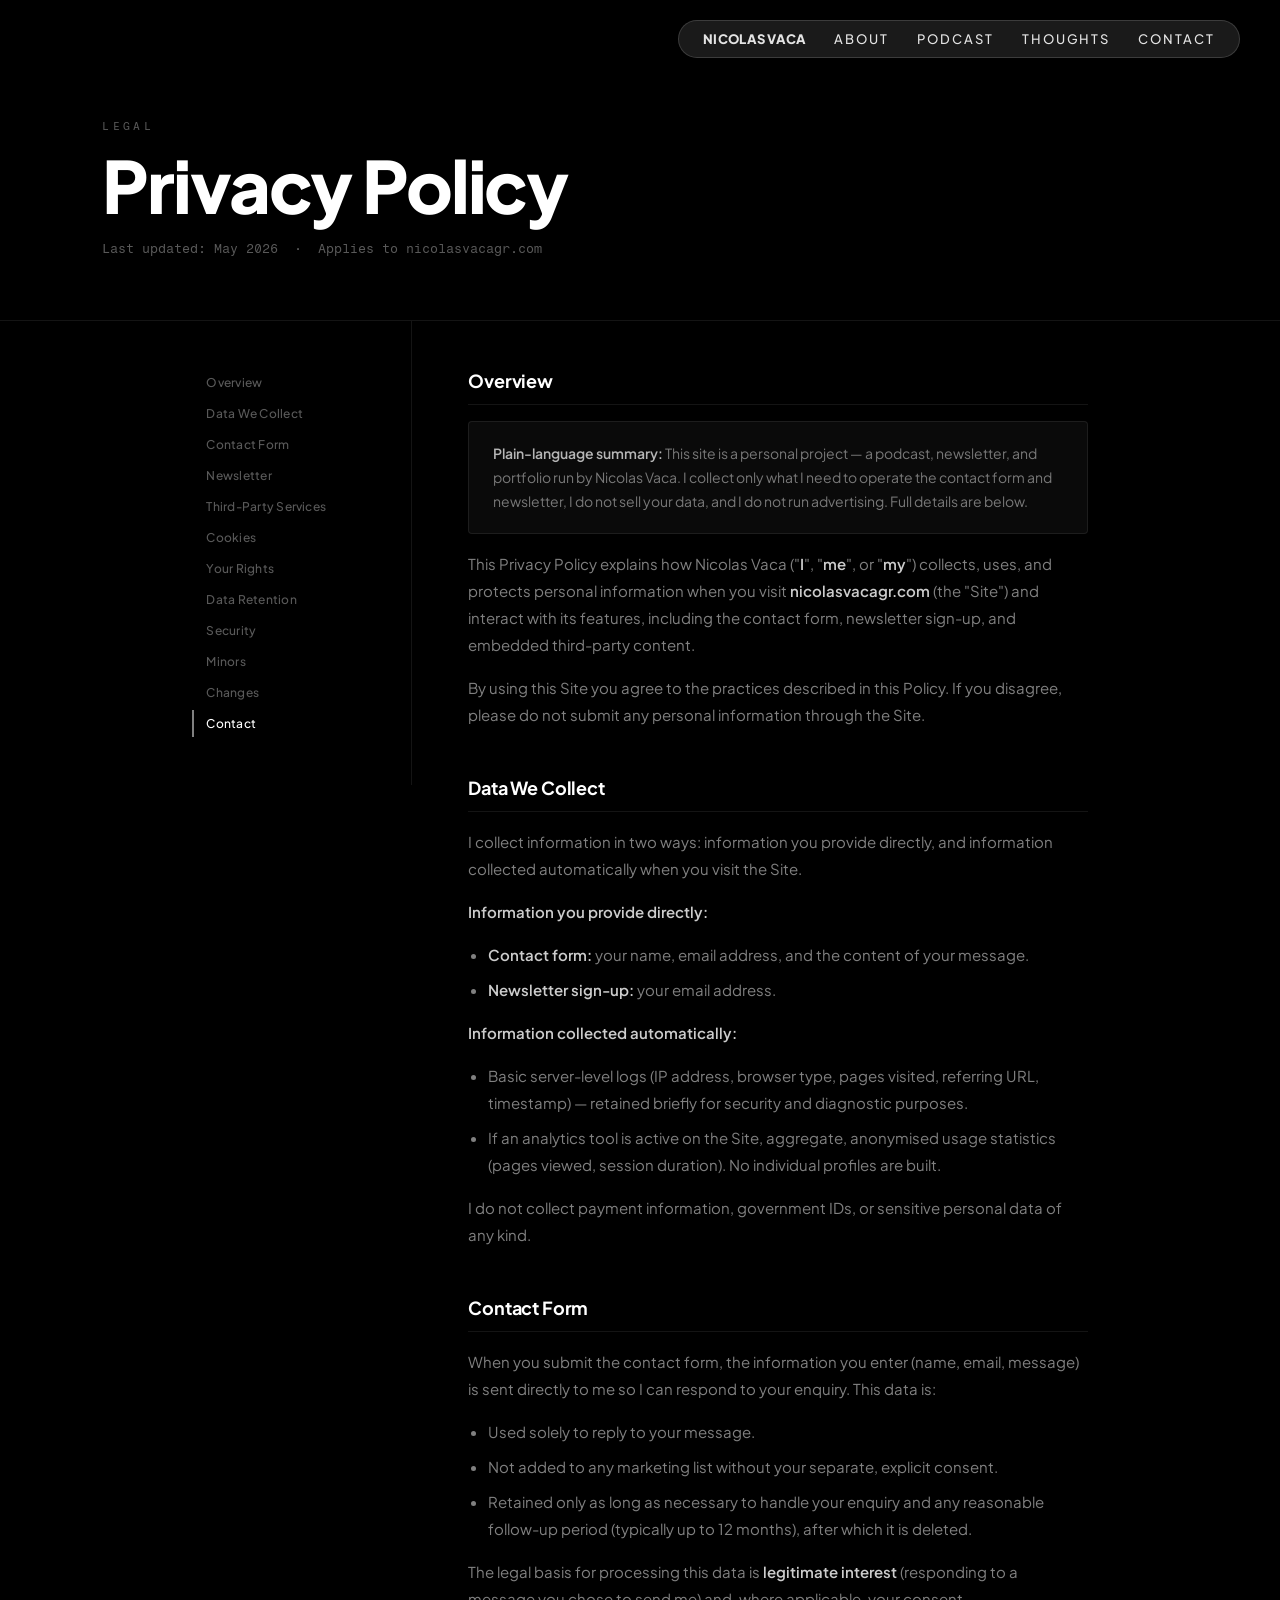
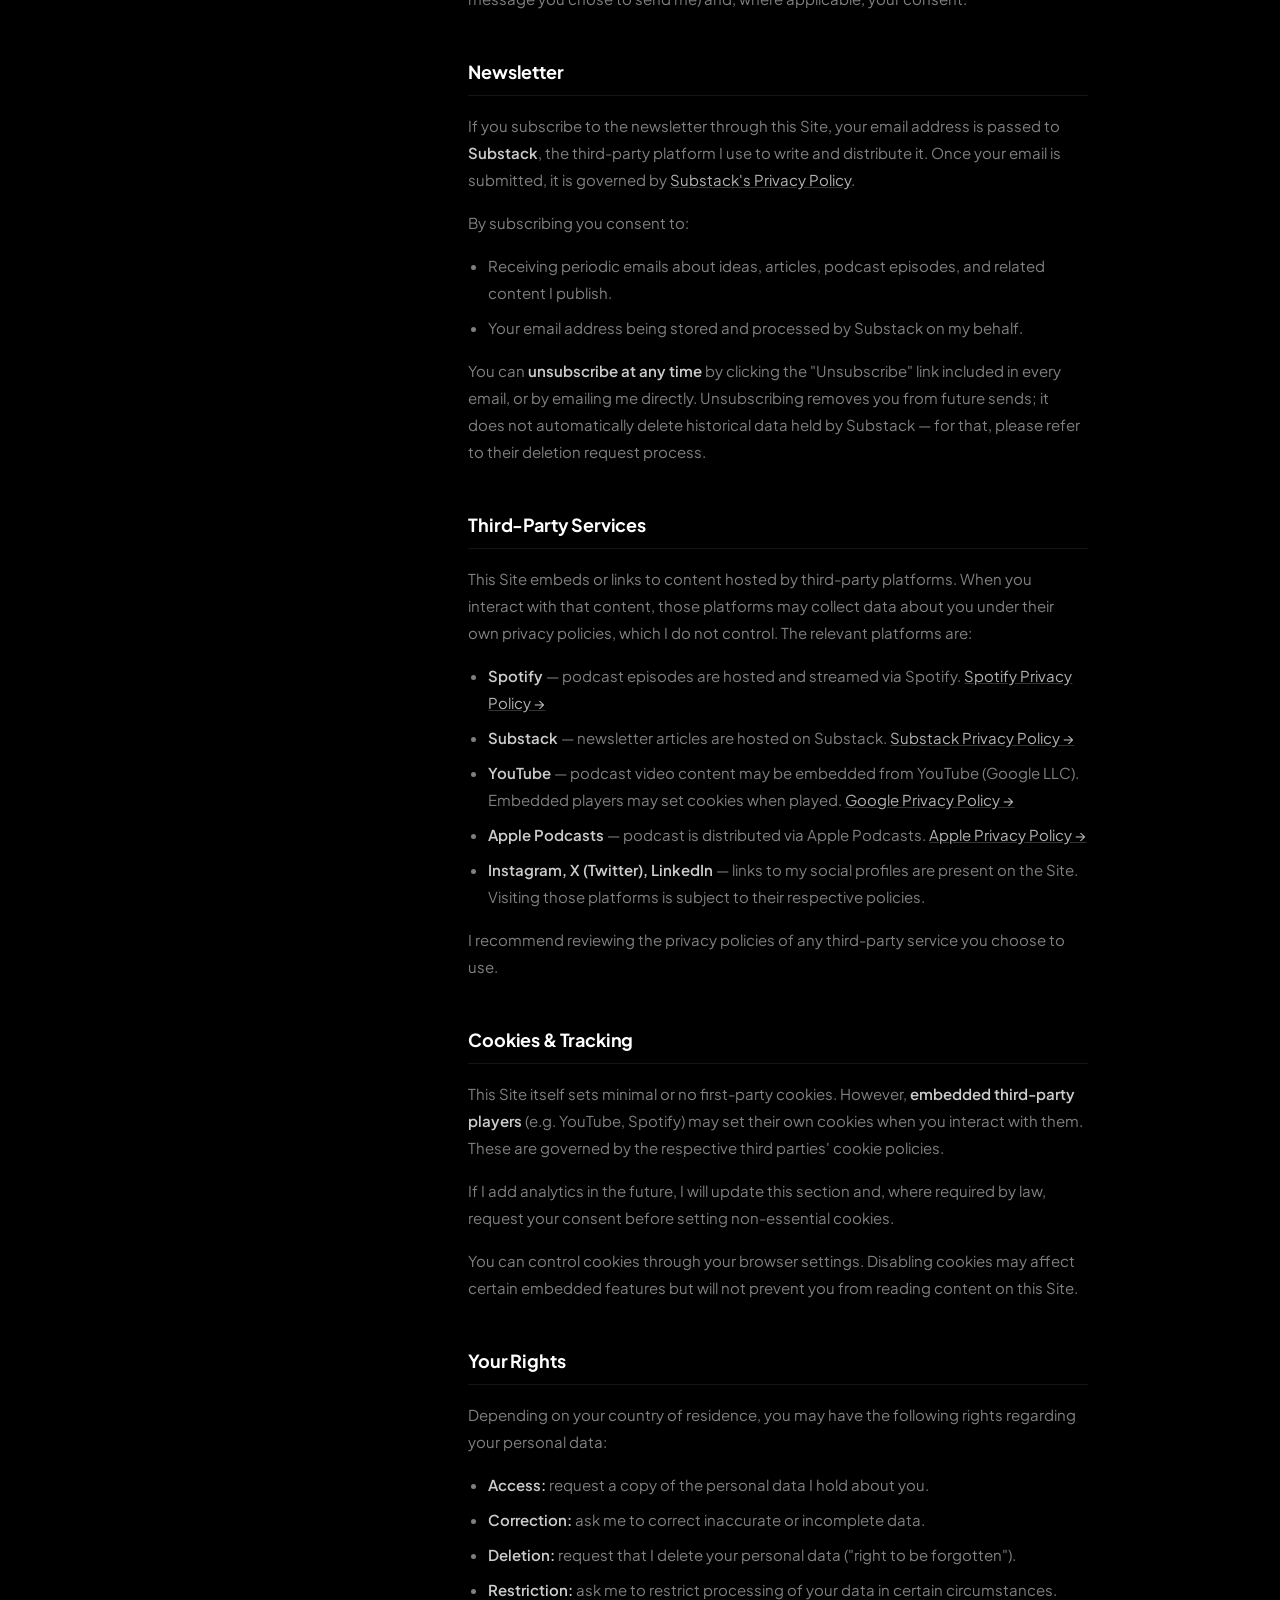
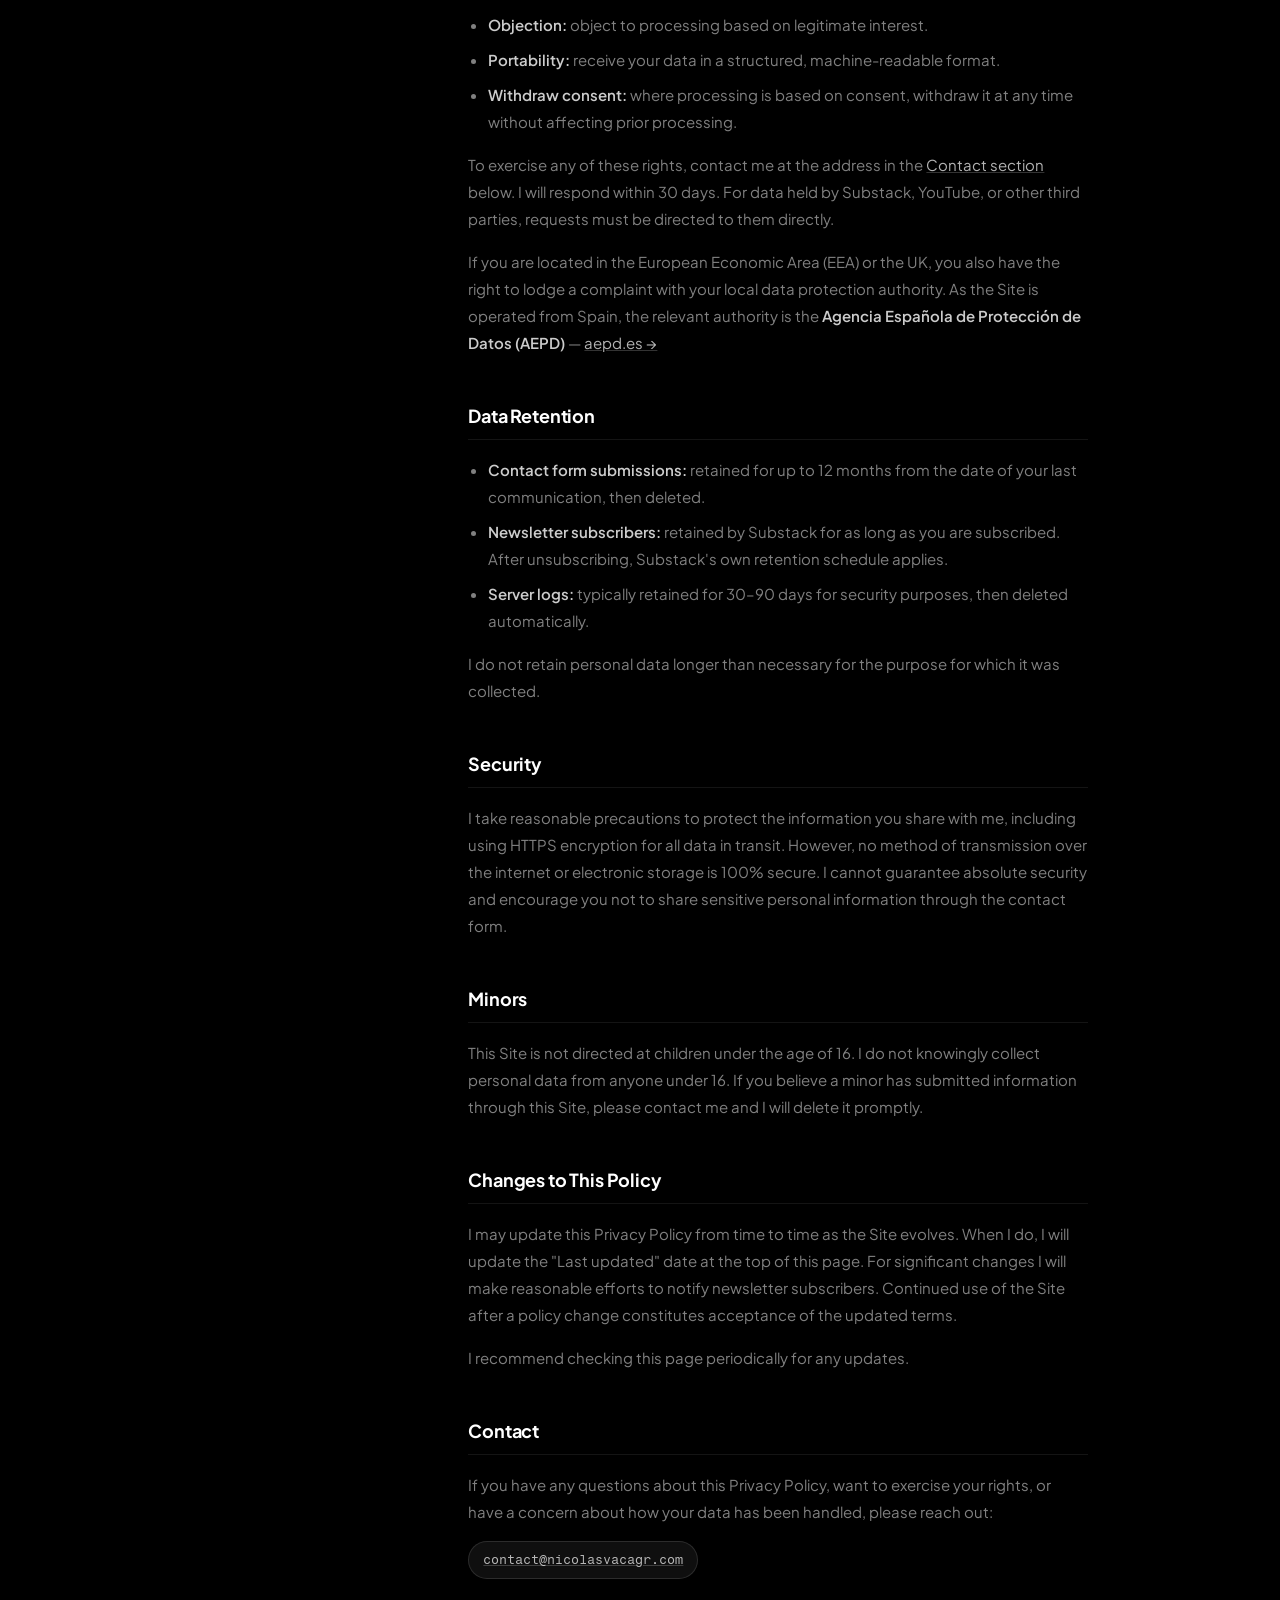
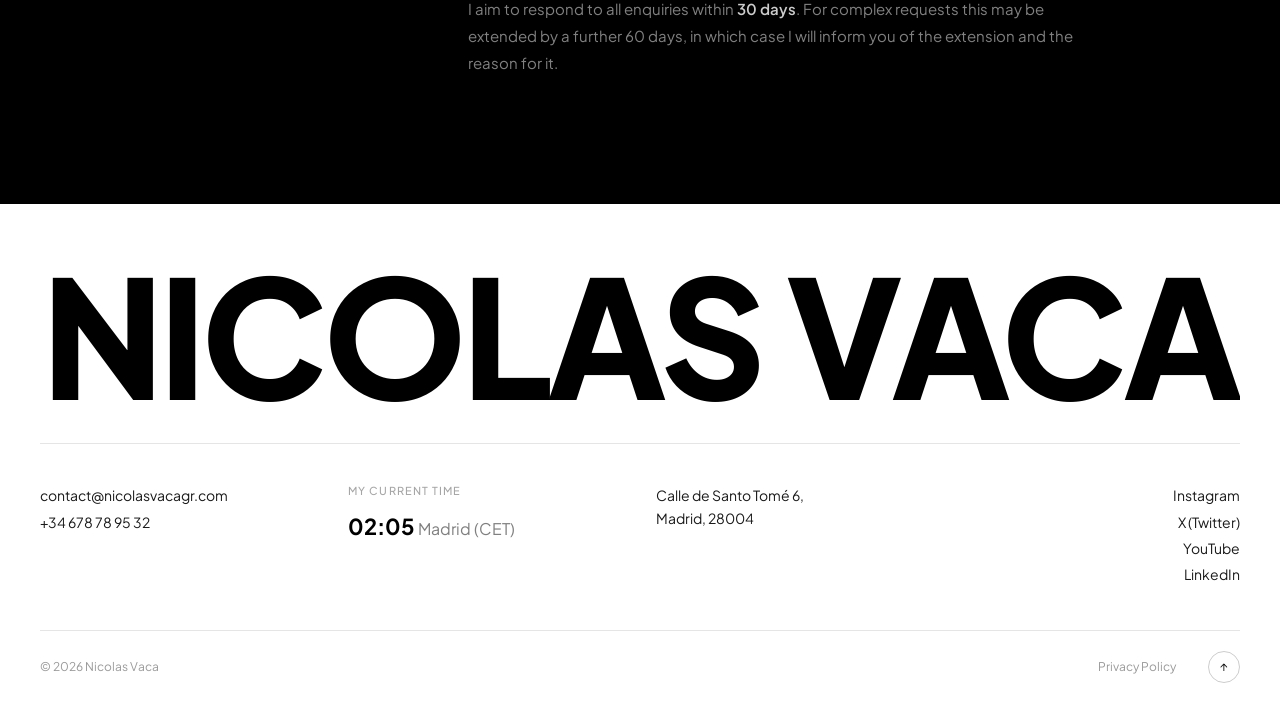
<file: privacy-policy.html>
<!DOCTYPE html>
<html lang="en">
<head>
  <link rel="preconnect" href="https://fonts.googleapis.com">
  <link rel="preconnect" href="https://fonts.gstatic.com" crossorigin>
  <link href="https://fonts.googleapis.com/css2?family=Plus+Jakarta+Sans:ital,wght@0,200..800;1,200..800&family=Fragment+Mono&display=swap" rel="stylesheet">
  <link rel="stylesheet" href="shared.css">
  <meta charset="UTF-8">
  <meta name="viewport" content="width=device-width, initial-scale=1.0">
  <title>Privacy Policy — Nicolas Vaca</title>
  <style>
    *, *::before, *::after { box-sizing: border-box; margin: 0; padding: 0; }
    html { -webkit-font-smoothing: antialiased; scroll-behavior: smooth; }
    body { font-family: 'Plus Jakarta Sans', sans-serif; background: #000; color: #fff; overflow-x: hidden; }
    a { color: inherit; text-decoration: none; }

    /* ─── HERO ─── */
    #pp-hero {
      padding: 120px 8% 64px;
      border-bottom: 1px solid rgba(255,255,255,0.08);
    }
    #pp-hero-label {
      font-family: 'Fragment Mono', monospace;
      font-size: 11px; letter-spacing: 0.3em; text-transform: uppercase;
      color: rgba(255,255,255,0.35); margin-bottom: 16px;
    }
    #pp-hero h1 {
      font-size: clamp(36px, 6vw, 72px); font-weight: 900;
      letter-spacing: -0.03em; line-height: 1; margin-bottom: 20px;
    }
    #pp-hero-meta {
      font-size: 13px; color: rgba(255,255,255,0.35);
      font-family: 'Fragment Mono', monospace;
    }

    /* ─── LAYOUT ─── */
    #pp-body {
      display: grid;
      grid-template-columns: 220px 1fr;
      gap: 0;
      max-width: 1100px;
      margin: 0 auto;
      padding: 0 8% 80px;
      align-items: start;
    }

    /* ─── SIDEBAR NAV ─── */
    #pp-nav {
      position: sticky; top: 80px;
      padding: 48px 32px 48px 0;
      border-right: 1px solid rgba(255,255,255,0.08);
    }
    #pp-nav ul { list-style: none; display: flex; flex-direction: column; gap: 4px; }
    #pp-nav a {
      display: block; padding: 6px 0;
      font-size: 12px; font-weight: 500; letter-spacing: 0.02em;
      color: rgba(255,255,255,0.35);
      transition: color 180ms;
      border-left: 2px solid transparent;
      padding-left: 12px;
    }
    #pp-nav a:hover { color: rgba(255,255,255,0.8); }
    #pp-nav a.active { color: #fff; border-left-color: rgba(255,255,255,0.5); }

    /* ─── CONTENT ─── */
    #pp-content {
      padding: 48px 0 48px 56px;
      display: flex; flex-direction: column; gap: 48px;
    }
    .pp-section { display: flex; flex-direction: column; gap: 16px; scroll-margin-top: 96px; }
    .pp-section h2 {
      font-size: 18px; font-weight: 700; letter-spacing: -0.01em; color: #fff;
      padding-bottom: 12px; border-bottom: 1px solid rgba(255,255,255,0.08);
    }
    .pp-section p, .pp-section li {
      font-size: 15px; line-height: 1.8; color: rgba(255,255,255,0.5);
      max-width: 68ch;
    }
    .pp-section ul, .pp-section ol {
      padding-left: 20px; display: flex; flex-direction: column; gap: 8px;
    }
    .pp-section ul { list-style: disc; }
    .pp-section ol { list-style: decimal; }
    .pp-section strong { color: rgba(255,255,255,0.8); font-weight: 600; }
    .pp-section a {
      color: rgba(255,255,255,0.7); text-decoration: underline;
      text-decoration-color: rgba(255,255,255,0.2);
      transition: color 180ms, text-decoration-color 180ms;
    }
    .pp-section a:hover { color: #fff; text-decoration-color: rgba(255,255,255,0.6); }

    /* Callout box */
    .pp-callout {
      background: rgba(255,255,255,0.04);
      border: 1px solid rgba(255,255,255,0.08);
      border-radius: 4px;
      padding: 20px 24px;
      font-size: 14px; line-height: 1.7;
      color: rgba(255,255,255,0.45);
    }
    .pp-callout strong { color: rgba(255,255,255,0.7); }

    /* Contact email chip */
    .pp-email {
      display: inline-block;
      padding: 6px 14px;
      background: rgba(255,255,255,0.06);
      border: 1px solid rgba(255,255,255,0.12);
      border-radius: 100px;
      font-size: 13px; font-family: 'Fragment Mono', monospace;
      color: rgba(255,255,255,0.7);
      transition: background 180ms;
      text-decoration: none;
    }
    .pp-email:hover { background: rgba(255,255,255,0.1); }

    /* ─── RESPONSIVE ─── */
    @media (max-width: 768px) {
      #pp-hero { padding: 100px 6% 48px; }
      #pp-body { grid-template-columns: 1fr; padding: 0 6% 64px; }
      #pp-nav { display: none; }
      #pp-content { padding: 40px 0 0; gap: 40px; }
      .pp-section p, .pp-section li { font-size: 14px; max-width: 100%; }
    }
  </style>
</head>
<body>

<!-- ─── HERO ─── -->
<section id="pp-hero">
  <div id="pp-hero-label">Legal</div>
  <h1>Privacy Policy</h1>
  <p id="pp-hero-meta">Last updated: May 2026 &nbsp;·&nbsp; Applies to nicolasvacagr.com</p>
</section>

<!-- ─── BODY ─── -->
<div id="pp-body">

  <!-- Sidebar Navigation -->
  <nav id="pp-nav" aria-label="Privacy policy sections">
    <ul>
      <li><a href="#overview">Overview</a></li>
      <li><a href="#data-collected">Data We Collect</a></li>
      <li><a href="#contact-form">Contact Form</a></li>
      <li><a href="#newsletter">Newsletter</a></li>
      <li><a href="#third-parties">Third-Party Services</a></li>
      <li><a href="#cookies">Cookies</a></li>
      <li><a href="#your-rights">Your Rights</a></li>
      <li><a href="#data-retention">Data Retention</a></li>
      <li><a href="#security">Security</a></li>
      <li><a href="#minors">Minors</a></li>
      <li><a href="#changes">Changes</a></li>
      <li><a href="#contact">Contact</a></li>
    </ul>
  </nav>

  <!-- Main Content -->
  <main id="pp-content">

    <section class="pp-section" id="overview">
      <h2>Overview</h2>
      <div class="pp-callout">
        <strong>Plain-language summary:</strong> This site is a personal project — a podcast, newsletter, and portfolio run by Nicolas Vaca. I collect only what I need to operate the contact form and newsletter, I do not sell your data, and I do not run advertising. Full details are below.
      </div>
      <p>This Privacy Policy explains how Nicolas Vaca ("<strong>I</strong>", "<strong>me</strong>", or "<strong>my</strong>") collects, uses, and protects personal information when you visit <strong>nicolasvacagr.com</strong> (the "Site") and interact with its features, including the contact form, newsletter sign-up, and embedded third-party content.</p>
      <p>By using this Site you agree to the practices described in this Policy. If you disagree, please do not submit any personal information through the Site.</p>
    </section>

    <section class="pp-section" id="data-collected">
      <h2>Data We Collect</h2>
      <p>I collect information in two ways: information you provide directly, and information collected automatically when you visit the Site.</p>
      <p><strong>Information you provide directly:</strong></p>
      <ul>
        <li><strong>Contact form:</strong> your name, email address, and the content of your message.</li>
        <li><strong>Newsletter sign-up:</strong> your email address.</li>
      </ul>
      <p><strong>Information collected automatically:</strong></p>
      <ul>
        <li>Basic server-level logs (IP address, browser type, pages visited, referring URL, timestamp) — retained briefly for security and diagnostic purposes.</li>
        <li>If an analytics tool is active on the Site, aggregate, anonymised usage statistics (pages viewed, session duration). No individual profiles are built.</li>
      </ul>
      <p>I do not collect payment information, government IDs, or sensitive personal data of any kind.</p>
    </section>

    <section class="pp-section" id="contact-form">
      <h2>Contact Form</h2>
      <p>When you submit the contact form, the information you enter (name, email, message) is sent directly to me so I can respond to your enquiry. This data is:</p>
      <ul>
        <li>Used solely to reply to your message.</li>
        <li>Not added to any marketing list without your separate, explicit consent.</li>
        <li>Retained only as long as necessary to handle your enquiry and any reasonable follow-up period (typically up to 12 months), after which it is deleted.</li>
      </ul>
      <p>The legal basis for processing this data is <strong>legitimate interest</strong> (responding to a message you chose to send me) and, where applicable, your consent.</p>
    </section>

    <section class="pp-section" id="newsletter">
      <h2>Newsletter</h2>
      <p>If you subscribe to the newsletter through this Site, your email address is passed to <strong>Substack</strong>, the third-party platform I use to write and distribute it. Once your email is submitted, it is governed by <a href="https://substack.com/privacy" target="_blank" rel="noopener noreferrer">Substack's Privacy Policy</a>.</p>
      <p>By subscribing you consent to:</p>
      <ul>
        <li>Receiving periodic emails about ideas, articles, podcast episodes, and related content I publish.</li>
        <li>Your email address being stored and processed by Substack on my behalf.</li>
      </ul>
      <p>You can <strong>unsubscribe at any time</strong> by clicking the "Unsubscribe" link included in every email, or by emailing me directly. Unsubscribing removes you from future sends; it does not automatically delete historical data held by Substack — for that, please refer to their deletion request process.</p>
    </section>

    <section class="pp-section" id="third-parties">
      <h2>Third-Party Services</h2>
      <p>This Site embeds or links to content hosted by third-party platforms. When you interact with that content, those platforms may collect data about you under their own privacy policies, which I do not control. The relevant platforms are:</p>
      <ul>
        <li><strong>Spotify</strong> — podcast episodes are hosted and streamed via Spotify. <a href="https://www.spotify.com/legal/privacy-policy/" target="_blank" rel="noopener noreferrer">Spotify Privacy Policy →</a></li>
        <li><strong>Substack</strong> — newsletter articles are hosted on Substack. <a href="https://substack.com/privacy" target="_blank" rel="noopener noreferrer">Substack Privacy Policy →</a></li>
        <li><strong>YouTube</strong> — podcast video content may be embedded from YouTube (Google LLC). Embedded players may set cookies when played. <a href="https://policies.google.com/privacy" target="_blank" rel="noopener noreferrer">Google Privacy Policy →</a></li>
        <li><strong>Apple Podcasts</strong> — podcast is distributed via Apple Podcasts. <a href="https://www.apple.com/legal/privacy/" target="_blank" rel="noopener noreferrer">Apple Privacy Policy →</a></li>
        <li><strong>Instagram, X (Twitter), LinkedIn</strong> — links to my social profiles are present on the Site. Visiting those platforms is subject to their respective policies.</li>
      </ul>
      <p>I recommend reviewing the privacy policies of any third-party service you choose to use.</p>
    </section>

    <section class="pp-section" id="cookies">
      <h2>Cookies &amp; Tracking</h2>
      <p>This Site itself sets minimal or no first-party cookies. However, <strong>embedded third-party players</strong> (e.g. YouTube, Spotify) may set their own cookies when you interact with them. These are governed by the respective third parties' cookie policies.</p>
      <p>If I add analytics in the future, I will update this section and, where required by law, request your consent before setting non-essential cookies.</p>
      <p>You can control cookies through your browser settings. Disabling cookies may affect certain embedded features but will not prevent you from reading content on this Site.</p>
    </section>

    <section class="pp-section" id="your-rights">
      <h2>Your Rights</h2>
      <p>Depending on your country of residence, you may have the following rights regarding your personal data:</p>
      <ul>
        <li><strong>Access:</strong> request a copy of the personal data I hold about you.</li>
        <li><strong>Correction:</strong> ask me to correct inaccurate or incomplete data.</li>
        <li><strong>Deletion:</strong> request that I delete your personal data ("right to be forgotten").</li>
        <li><strong>Restriction:</strong> ask me to restrict processing of your data in certain circumstances.</li>
        <li><strong>Objection:</strong> object to processing based on legitimate interest.</li>
        <li><strong>Portability:</strong> receive your data in a structured, machine-readable format.</li>
        <li><strong>Withdraw consent:</strong> where processing is based on consent, withdraw it at any time without affecting prior processing.</li>
      </ul>
      <p>To exercise any of these rights, contact me at the address in the <a href="#contact">Contact section</a> below. I will respond within 30 days. For data held by Substack, YouTube, or other third parties, requests must be directed to them directly.</p>
      <p>If you are located in the European Economic Area (EEA) or the UK, you also have the right to lodge a complaint with your local data protection authority. As the Site is operated from Spain, the relevant authority is the <strong>Agencia Española de Protección de Datos (AEPD)</strong> — <a href="https://www.aepd.es" target="_blank" rel="noopener noreferrer">aepd.es →</a></p>
    </section>

    <section class="pp-section" id="data-retention">
      <h2>Data Retention</h2>
      <ul>
        <li><strong>Contact form submissions:</strong> retained for up to 12 months from the date of your last communication, then deleted.</li>
        <li><strong>Newsletter subscribers:</strong> retained by Substack for as long as you are subscribed. After unsubscribing, Substack's own retention schedule applies.</li>
        <li><strong>Server logs:</strong> typically retained for 30–90 days for security purposes, then deleted automatically.</li>
      </ul>
      <p>I do not retain personal data longer than necessary for the purpose for which it was collected.</p>
    </section>

    <section class="pp-section" id="security">
      <h2>Security</h2>
      <p>I take reasonable precautions to protect the information you share with me, including using HTTPS encryption for all data in transit. However, no method of transmission over the internet or electronic storage is 100% secure. I cannot guarantee absolute security and encourage you not to share sensitive personal information through the contact form.</p>
    </section>

    <section class="pp-section" id="minors">
      <h2>Minors</h2>
      <p>This Site is not directed at children under the age of 16. I do not knowingly collect personal data from anyone under 16. If you believe a minor has submitted information through this Site, please contact me and I will delete it promptly.</p>
    </section>

    <section class="pp-section" id="changes">
      <h2>Changes to This Policy</h2>
      <p>I may update this Privacy Policy from time to time as the Site evolves. When I do, I will update the "Last updated" date at the top of this page. For significant changes I will make reasonable efforts to notify newsletter subscribers. Continued use of the Site after a policy change constitutes acceptance of the updated terms.</p>
      <p>I recommend checking this page periodically for any updates.</p>
    </section>

    <section class="pp-section" id="contact">
      <h2>Contact</h2>
      <p>If you have any questions about this Privacy Policy, want to exercise your rights, or have a concern about how your data has been handled, please reach out:</p>
      <p>
        <a href="mailto:contact@nicolasvacagr.com" class="pp-email">contact@nicolasvacagr.com</a>
      </p>
      <p>I aim to respond to all enquiries within <strong>30 days</strong>. For complex requests this may be extended by a further 60 days, in which case I will inform you of the extension and the reason for it.</p>
    </section>

  </main>
</div>

<!-- Active nav link on scroll -->
<script>
  const sections = document.querySelectorAll('.pp-section');
  const navLinks = document.querySelectorAll('#pp-nav a');
  const observer = new IntersectionObserver(entries => {
    entries.forEach(entry => {
      if (entry.isIntersecting) {
        navLinks.forEach(l => l.classList.remove('active'));
        const active = document.querySelector(`#pp-nav a[href="#${entry.target.id}"]`);
        if (active) active.classList.add('active');
      }
    });
  }, { rootMargin: '-20% 0px -70% 0px' });
  sections.forEach(s => observer.observe(s));
</script>

<script src="components.js"></script>
</body>
</html>
</file>
<file: shared.css>
/* ─── SHARED.CSS ─── */
/* Import once here, not in every page */
@import url('https://fonts.googleapis.com/css2?family=Plus+Jakarta+Sans:ital,wght@0,200..800;1,200..800&family=Fragment+Mono&display=swap');

*, *::before, *::after { box-sizing: border-box; margin: 0; padding: 0; }
html { -webkit-font-smoothing: antialiased; scroll-behavior: smooth; }
body { font-family: 'Plus Jakarta Sans', sans-serif; background: #fff; color: #1a1a1a; overflow-x: hidden; }
a { color: inherit; text-decoration: none; }
button { cursor: pointer; background: none; border: none; font: inherit; color: inherit; }
img { display: block; max-width: 100%; }

/* ─── NAV ─── */
#nav {
  position: fixed;
  top: 20px; left: 0; right: 0;
  z-index: 1000;
  pointer-events: none;
  height: 52px;
}
#nav-expanded {
  position: absolute; top: 0; left: 50px; right: 50px;
  display: flex; align-items: center; justify-content: space-between;
  padding: 14px 0; color: #1a1a1a;
  pointer-events: auto; opacity: 1;
  transition: opacity 0.4s ease, color 0.3s ease;
}
#nav-expanded a {
  font-size: 13px; letter-spacing: 0.15em; font-weight: 500; opacity: 0.88;
  transition: opacity 180ms ease;
}
#nav-expanded a:hover { opacity: 1; }

#nav-compact {
  position: absolute; top: 0; right: 40px;
  display: flex; align-items: center; gap: 28px;
  padding: 10px 24px; border-radius: 40px;
  background: rgba(0, 0, 0, 0.15);
  backdrop-filter: blur(12px); -webkit-backdrop-filter: blur(12px);
  border: 1px solid rgba(0, 0, 0, 0.18); color: #1a1a1a;
  pointer-events: none; opacity: 0;
  transition: opacity 0.4s ease, background 0.3s ease, border-color 0.3s ease, color 0.3s ease;
}
#nav-compact a {
  font-size: 13px; letter-spacing: 0.15em; font-weight: 500; opacity: 0.88;
  white-space: nowrap; transition: opacity 180ms ease;
}
#nav-compact a:first-child { font-weight: 800; letter-spacing: 0.02em; }
#nav-compact a:hover { opacity: 1; }

#nav.compact #nav-expanded { opacity: 0; pointer-events: none; }
#nav.compact #nav-compact  { opacity: 1; pointer-events: auto; }

/* Inner pages: pill visible from the start */
#nav.inner-page #nav-expanded { opacity: 0; pointer-events: none; }
#nav.inner-page #nav-compact  { opacity: 1; pointer-events: auto; }

#nav.dark-section #nav-expanded { color: #fff; }
#nav.dark-section #nav-compact {
  color: #fff;
  background: rgba(255, 255, 255, 0.1);
  border-color: rgba(255, 255, 255, 0.15);
}
#nav.light #nav-expanded { color: #1a1a1a; }
#nav.light #nav-compact {
  color: #1a1a1a;
  background: rgba(0, 0, 0, 0.07);
  border-color: rgba(0, 0, 0, 0.14);
}

/* ─── FOOTER ─── */
footer {
  background: #fff; color: #1a1a1a; padding: 60px 40px 20px;
}
#footer-name {
  font-weight: 900; letter-spacing: -0.03em; line-height: 0.85;
  color: #000; margin-bottom: 40px; width: 100%;
  text-align: center; text-transform: uppercase;
  display: block; white-space: nowrap; overflow: hidden;
}
#footer-grid {
  display: grid; grid-template-columns: 1fr 1fr 1fr 1fr;
  gap: 32px; padding: 40px 0;
  border-top: 1px solid rgba(0,0,0,0.1);
  border-bottom: 1px solid rgba(0,0,0,0.1);
}
.footer-col-label { font-size: 11px; letter-spacing: 0.1em; color: rgba(0,0,0,0.35); font-weight: 500; text-transform: uppercase; margin-bottom: 12px; }
.footer-col-value { font-size: 14px; color: #1a1a1a; line-height: 1.6; }
.footer-col-value a { display: flex; align-items: center; gap: 6px; font-size: 14px; color: #1a1a1a; margin-bottom: 4px; transition: opacity 180ms; }
.footer-col-value a:hover { opacity: 0.5; }
.fc-left  { text-align: left; }
.fc-right { text-align: right; }
.fc-right .footer-col-value a { justify-content: flex-end; }
.footer-time-big { font-size: 22px; font-weight: 700; color: #000; }
.footer-time-loc { font-size: 16px; font-weight: 400; color: rgba(0,0,0,0.5); }
#footer-bottom { display: flex; align-items: center; justify-content: space-between; padding: 20px 0; font-size: 12px; color: rgba(0,0,0,0.4); }
#footer-bottom a { color: inherit; transition: opacity 180ms; }
#footer-bottom a:hover { opacity: 0.7; }
#scroll-top { display: flex; align-items: center; justify-content: center; width: 32px; height: 32px; border: 1px solid rgba(0,0,0,0.2); border-radius: 50%; color: #1a1a1a; transition: border-color 180ms; margin-left: 16px; }
#scroll-top:hover { border-color: #000; }

/* ─── RESPONSIVE ─── */
@media (max-width: 768px) {
  #nav-expanded { left: 20px; right: 20px; }
  #nav-compact  { right: 20px; padding: 10px 20px; }
  #footer-grid { grid-template-columns: 1fr 1fr; }
  footer { padding: 40px 20px 0; }
  .fc-right { text-align: left; }
  .fc-right .footer-col-value a { justify-content: flex-start; }
}

/* ─── MOBILE NAV (≤ 700px) ─── */
#nav-burger {
  display: none;
  position: absolute; top: 10px; right: 20px;
  width: 40px; height: 40px;
  border-radius: 50%;
  background: rgba(0,0,0,0.15);
  backdrop-filter: blur(12px); -webkit-backdrop-filter: blur(12px);
  border: 1px solid rgba(0,0,0,0.18);
  flex-direction: column; align-items: center; justify-content: center; gap: 5px;
  pointer-events: auto; cursor: pointer; z-index: 1001;
}
#nav-burger span {
  display: block; width: 16px; height: 1.5px;
  background: #fff; border-radius: 2px;
}
#nav.light #nav-burger { background: rgba(0,0,0,0.07); border-color: rgba(0,0,0,0.14); }
#nav.light #nav-burger span { background: #1a1a1a; }

#nav-mobile-overlay {
  display: none;
  position: fixed; inset: 0; z-index: 9999;
  background: #000;
  flex-direction: column; align-items: center; justify-content: center; gap: 36px;
  opacity: 0; pointer-events: none;
  transition: opacity 300ms ease;
}
#nav-mobile-overlay.open {
  opacity: 1; pointer-events: auto;
}
#nav-mobile-overlay a {
  font-size: 32px; font-weight: 900; letter-spacing: 0.1em;
  text-transform: uppercase; color: #fff; text-decoration: none;
  transition: opacity 180ms;
}
#nav-mobile-overlay a:hover { opacity: 0.5; }
#nav-mobile-close {
  position: absolute; top: 24px; right: 24px;
  font-size: 20px; color: rgba(255,255,255,0.6);
  background: none; border: none; cursor: pointer;
  transition: color 180ms;
}
#nav-mobile-close:hover { color: #fff; }

@media (max-width: 700px) {
  #nav-compact { display: none !important; }
  #nav-expanded { display: none !important; }
  #nav-burger { display: flex; }
  #nav-mobile-overlay { display: flex; }
}

/* ─── FOOTER NAME MOBILE ─── */
@media (max-width: 600px) {
  #footer-name {
    font-size: 28px !important;
    white-space: normal;
    text-align: left;
    line-height: 1.1;
    margin-bottom: 24px;
  }
}
</file>
